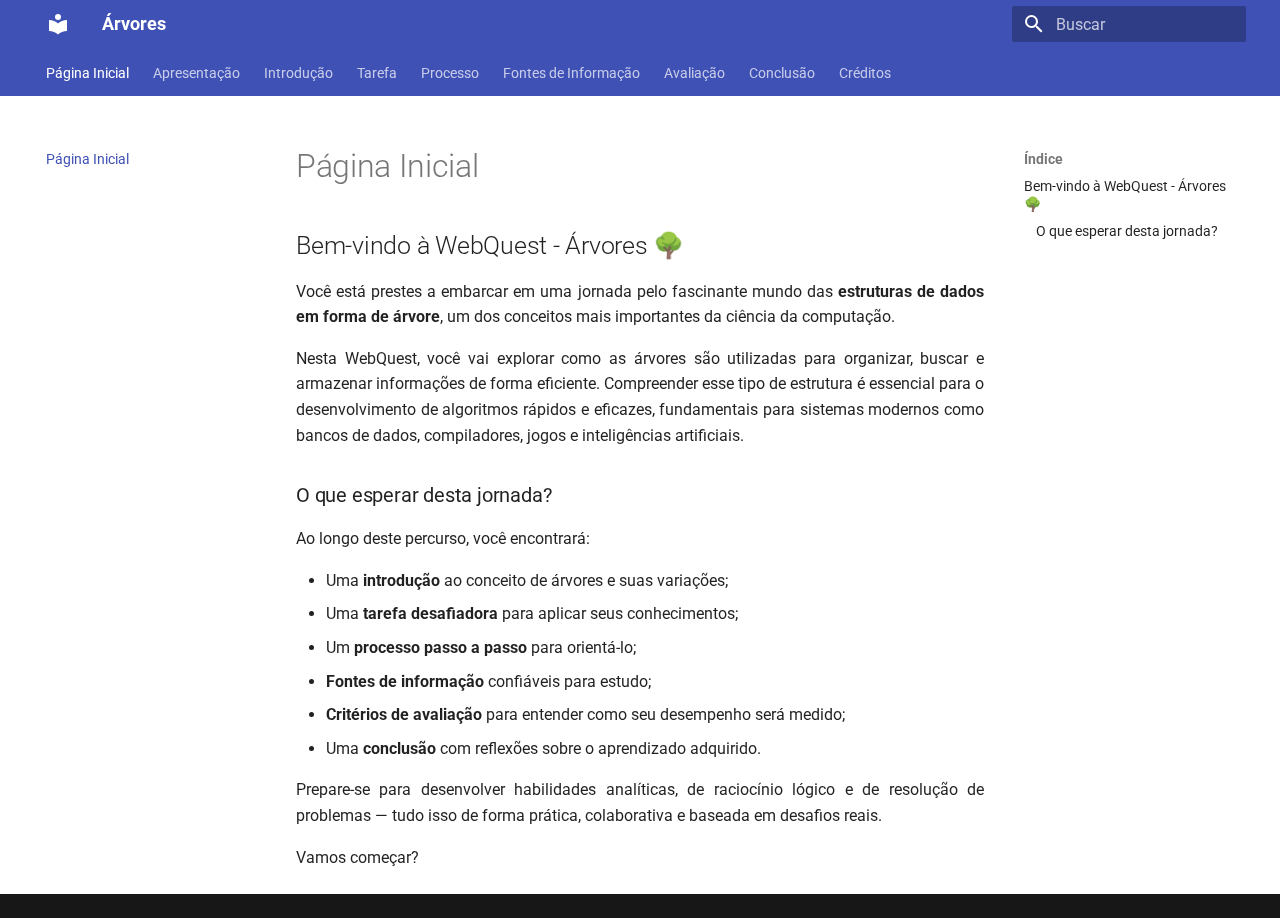
<file: index.html>
<!doctype html>
<html lang="pt" class="no-js">
  <head>
    
      <meta charset="utf-8">
      <meta name="viewport" content="width=device-width,initial-scale=1">
      
      
      
      
      
        <link rel="next" href="apresentacao/">
      
      
      <link rel="icon" href="assets/images/favicon.png">
      <meta name="generator" content="mkdocs-1.6.1, mkdocs-material-9.6.14">
    
    
      
        <title>Árvores</title>
      
    
    
      <link rel="stylesheet" href="assets/stylesheets/main.342714a4.min.css">
      
      


    
    
      
    
    
      
        
        
        <link rel="preconnect" href="https://fonts.gstatic.com" crossorigin>
        <link rel="stylesheet" href="https://fonts.googleapis.com/css?family=Roboto:300,300i,400,400i,700,700i%7CRoboto+Mono:400,400i,700,700i&display=fallback">
        <style>:root{--md-text-font:"Roboto";--md-code-font:"Roboto Mono"}</style>
      
    
    
      <link rel="stylesheet" href="css/extra.css">
    
    <script>__md_scope=new URL(".",location),__md_hash=e=>[...e].reduce(((e,_)=>(e<<5)-e+_.charCodeAt(0)),0),__md_get=(e,_=localStorage,t=__md_scope)=>JSON.parse(_.getItem(t.pathname+"."+e)),__md_set=(e,_,t=localStorage,a=__md_scope)=>{try{t.setItem(a.pathname+"."+e,JSON.stringify(_))}catch(e){}}</script>
    
      

    
    
    
  </head>
  
  
    <body dir="ltr">
  
    
    <input class="md-toggle" data-md-toggle="drawer" type="checkbox" id="__drawer" autocomplete="off">
    <input class="md-toggle" data-md-toggle="search" type="checkbox" id="__search" autocomplete="off">
    <label class="md-overlay" for="__drawer"></label>
    <div data-md-component="skip">
      
        
        <a href="#bem-vindo-a-webquest-arvores" class="md-skip">
          Ir para o conteúdo
        </a>
      
    </div>
    <div data-md-component="announce">
      
    </div>
    
    
      

<header class="md-header" data-md-component="header">
  <nav class="md-header__inner md-grid" aria-label="Cabeçalho">
    <a href="." title="Árvores" class="md-header__button md-logo" aria-label="Árvores" data-md-component="logo">
      
  
  <svg xmlns="http://www.w3.org/2000/svg" viewBox="0 0 24 24"><path d="M12 8a3 3 0 0 0 3-3 3 3 0 0 0-3-3 3 3 0 0 0-3 3 3 3 0 0 0 3 3m0 3.54C9.64 9.35 6.5 8 3 8v11c3.5 0 6.64 1.35 9 3.54 2.36-2.19 5.5-3.54 9-3.54V8c-3.5 0-6.64 1.35-9 3.54"/></svg>

    </a>
    <label class="md-header__button md-icon" for="__drawer">
      
      <svg xmlns="http://www.w3.org/2000/svg" viewBox="0 0 24 24"><path d="M3 6h18v2H3zm0 5h18v2H3zm0 5h18v2H3z"/></svg>
    </label>
    <div class="md-header__title" data-md-component="header-title">
      <div class="md-header__ellipsis">
        <div class="md-header__topic">
          <span class="md-ellipsis">
            Árvores
          </span>
        </div>
        <div class="md-header__topic" data-md-component="header-topic">
          <span class="md-ellipsis">
            
              Página Inicial
            
          </span>
        </div>
      </div>
    </div>
    
    
      <script>var palette=__md_get("__palette");if(palette&&palette.color){if("(prefers-color-scheme)"===palette.color.media){var media=matchMedia("(prefers-color-scheme: light)"),input=document.querySelector(media.matches?"[data-md-color-media='(prefers-color-scheme: light)']":"[data-md-color-media='(prefers-color-scheme: dark)']");palette.color.media=input.getAttribute("data-md-color-media"),palette.color.scheme=input.getAttribute("data-md-color-scheme"),palette.color.primary=input.getAttribute("data-md-color-primary"),palette.color.accent=input.getAttribute("data-md-color-accent")}for(var[key,value]of Object.entries(palette.color))document.body.setAttribute("data-md-color-"+key,value)}</script>
    
    
    
      
      
        <label class="md-header__button md-icon" for="__search">
          
          <svg xmlns="http://www.w3.org/2000/svg" viewBox="0 0 24 24"><path d="M9.5 3A6.5 6.5 0 0 1 16 9.5c0 1.61-.59 3.09-1.56 4.23l.27.27h.79l5 5-1.5 1.5-5-5v-.79l-.27-.27A6.52 6.52 0 0 1 9.5 16 6.5 6.5 0 0 1 3 9.5 6.5 6.5 0 0 1 9.5 3m0 2C7 5 5 7 5 9.5S7 14 9.5 14 14 12 14 9.5 12 5 9.5 5"/></svg>
        </label>
        <div class="md-search" data-md-component="search" role="dialog">
  <label class="md-search__overlay" for="__search"></label>
  <div class="md-search__inner" role="search">
    <form class="md-search__form" name="search">
      <input type="text" class="md-search__input" name="query" aria-label="Buscar" placeholder="Buscar" autocapitalize="off" autocorrect="off" autocomplete="off" spellcheck="false" data-md-component="search-query" required>
      <label class="md-search__icon md-icon" for="__search">
        
        <svg xmlns="http://www.w3.org/2000/svg" viewBox="0 0 24 24"><path d="M9.5 3A6.5 6.5 0 0 1 16 9.5c0 1.61-.59 3.09-1.56 4.23l.27.27h.79l5 5-1.5 1.5-5-5v-.79l-.27-.27A6.52 6.52 0 0 1 9.5 16 6.5 6.5 0 0 1 3 9.5 6.5 6.5 0 0 1 9.5 3m0 2C7 5 5 7 5 9.5S7 14 9.5 14 14 12 14 9.5 12 5 9.5 5"/></svg>
        
        <svg xmlns="http://www.w3.org/2000/svg" viewBox="0 0 24 24"><path d="M20 11v2H8l5.5 5.5-1.42 1.42L4.16 12l7.92-7.92L13.5 5.5 8 11z"/></svg>
      </label>
      <nav class="md-search__options" aria-label="Pesquisar">
        
        <button type="reset" class="md-search__icon md-icon" title="Limpar" aria-label="Limpar" tabindex="-1">
          
          <svg xmlns="http://www.w3.org/2000/svg" viewBox="0 0 24 24"><path d="M19 6.41 17.59 5 12 10.59 6.41 5 5 6.41 10.59 12 5 17.59 6.41 19 12 13.41 17.59 19 19 17.59 13.41 12z"/></svg>
        </button>
      </nav>
      
        <div class="md-search__suggest" data-md-component="search-suggest"></div>
      
    </form>
    <div class="md-search__output">
      <div class="md-search__scrollwrap" tabindex="0" data-md-scrollfix>
        <div class="md-search-result" data-md-component="search-result">
          <div class="md-search-result__meta">
            Inicializando a pesquisa
          </div>
          <ol class="md-search-result__list" role="presentation"></ol>
        </div>
      </div>
    </div>
  </div>
</div>
      
    
    
  </nav>
  
</header>
    
    <div class="md-container" data-md-component="container">
      
      
        
          
            
<nav class="md-tabs" aria-label="Abas" data-md-component="tabs">
  <div class="md-grid">
    <ul class="md-tabs__list">
      
        
  
  
  
    
  
  
    <li class="md-tabs__item md-tabs__item--active">
      <a href="." class="md-tabs__link">
        
  
  
    
  
  Página Inicial

      </a>
    </li>
  

      
        
  
  
  
  
    <li class="md-tabs__item">
      <a href="apresentacao/" class="md-tabs__link">
        
  
  
    
  
  Apresentação

      </a>
    </li>
  

      
        
  
  
  
  
    <li class="md-tabs__item">
      <a href="introducao/" class="md-tabs__link">
        
  
  
    
  
  Introdução

      </a>
    </li>
  

      
        
  
  
  
  
    <li class="md-tabs__item">
      <a href="tarefa/" class="md-tabs__link">
        
  
  
    
  
  Tarefa

      </a>
    </li>
  

      
        
  
  
  
  
    <li class="md-tabs__item">
      <a href="processo/" class="md-tabs__link">
        
  
  
    
  
  Processo

      </a>
    </li>
  

      
        
  
  
  
  
    <li class="md-tabs__item">
      <a href="fontes_de_informacao/" class="md-tabs__link">
        
  
  
    
  
  Fontes de Informação

      </a>
    </li>
  

      
        
  
  
  
  
    <li class="md-tabs__item">
      <a href="avaliacao/" class="md-tabs__link">
        
  
  
    
  
  Avaliação

      </a>
    </li>
  

      
        
  
  
  
  
    <li class="md-tabs__item">
      <a href="conclusao/" class="md-tabs__link">
        
  
  
    
  
  Conclusão

      </a>
    </li>
  

      
        
  
  
  
  
    <li class="md-tabs__item">
      <a href="creditos/" class="md-tabs__link">
        
  
  
    
  
  Créditos

      </a>
    </li>
  

      
    </ul>
  </div>
</nav>
          
        
      
      <main class="md-main" data-md-component="main">
        <div class="md-main__inner md-grid">
          
            
              
              <div class="md-sidebar md-sidebar--primary" data-md-component="sidebar" data-md-type="navigation" >
                <div class="md-sidebar__scrollwrap">
                  <div class="md-sidebar__inner">
                    


  


<nav class="md-nav md-nav--primary md-nav--lifted" aria-label="Navegação" data-md-level="0">
  <label class="md-nav__title" for="__drawer">
    <a href="." title="Árvores" class="md-nav__button md-logo" aria-label="Árvores" data-md-component="logo">
      
  
  <svg xmlns="http://www.w3.org/2000/svg" viewBox="0 0 24 24"><path d="M12 8a3 3 0 0 0 3-3 3 3 0 0 0-3-3 3 3 0 0 0-3 3 3 3 0 0 0 3 3m0 3.54C9.64 9.35 6.5 8 3 8v11c3.5 0 6.64 1.35 9 3.54 2.36-2.19 5.5-3.54 9-3.54V8c-3.5 0-6.64 1.35-9 3.54"/></svg>

    </a>
    Árvores
  </label>
  
  <ul class="md-nav__list" data-md-scrollfix>
    
      
      
  
  
    
  
  
  
    <li class="md-nav__item md-nav__item--active">
      
      <input class="md-nav__toggle md-toggle" type="checkbox" id="__toc">
      
      
      
        <label class="md-nav__link md-nav__link--active" for="__toc">
          
  
  
  <span class="md-ellipsis">
    Página Inicial
    
  </span>
  

          <span class="md-nav__icon md-icon"></span>
        </label>
      
      <a href="." class="md-nav__link md-nav__link--active">
        
  
  
  <span class="md-ellipsis">
    Página Inicial
    
  </span>
  

      </a>
      
        

<nav class="md-nav md-nav--secondary" aria-label="Índice">
  
  
  
  
    <label class="md-nav__title" for="__toc">
      <span class="md-nav__icon md-icon"></span>
      Índice
    </label>
    <ul class="md-nav__list" data-md-component="toc" data-md-scrollfix>
      
        <li class="md-nav__item">
  <a href="#bem-vindo-a-webquest-arvores" class="md-nav__link">
    <span class="md-ellipsis">
      Bem-vindo à WebQuest - Árvores 🌳
    </span>
  </a>
  
    <nav class="md-nav" aria-label="Bem-vindo à WebQuest - Árvores 🌳">
      <ul class="md-nav__list">
        
          <li class="md-nav__item">
  <a href="#o-que-esperar-desta-jornada" class="md-nav__link">
    <span class="md-ellipsis">
      O que esperar desta jornada?
    </span>
  </a>
  
</li>
        
      </ul>
    </nav>
  
</li>
      
    </ul>
  
</nav>
      
    </li>
  

    
      
      
  
  
  
  
    <li class="md-nav__item">
      <a href="apresentacao/" class="md-nav__link">
        
  
  
  <span class="md-ellipsis">
    Apresentação
    
  </span>
  

      </a>
    </li>
  

    
      
      
  
  
  
  
    <li class="md-nav__item">
      <a href="introducao/" class="md-nav__link">
        
  
  
  <span class="md-ellipsis">
    Introdução
    
  </span>
  

      </a>
    </li>
  

    
      
      
  
  
  
  
    <li class="md-nav__item">
      <a href="tarefa/" class="md-nav__link">
        
  
  
  <span class="md-ellipsis">
    Tarefa
    
  </span>
  

      </a>
    </li>
  

    
      
      
  
  
  
  
    <li class="md-nav__item">
      <a href="processo/" class="md-nav__link">
        
  
  
  <span class="md-ellipsis">
    Processo
    
  </span>
  

      </a>
    </li>
  

    
      
      
  
  
  
  
    <li class="md-nav__item">
      <a href="fontes_de_informacao/" class="md-nav__link">
        
  
  
  <span class="md-ellipsis">
    Fontes de Informação
    
  </span>
  

      </a>
    </li>
  

    
      
      
  
  
  
  
    <li class="md-nav__item">
      <a href="avaliacao/" class="md-nav__link">
        
  
  
  <span class="md-ellipsis">
    Avaliação
    
  </span>
  

      </a>
    </li>
  

    
      
      
  
  
  
  
    <li class="md-nav__item">
      <a href="conclusao/" class="md-nav__link">
        
  
  
  <span class="md-ellipsis">
    Conclusão
    
  </span>
  

      </a>
    </li>
  

    
      
      
  
  
  
  
    <li class="md-nav__item">
      <a href="creditos/" class="md-nav__link">
        
  
  
  <span class="md-ellipsis">
    Créditos
    
  </span>
  

      </a>
    </li>
  

    
  </ul>
</nav>
                  </div>
                </div>
              </div>
            
            
              
              <div class="md-sidebar md-sidebar--secondary" data-md-component="sidebar" data-md-type="toc" >
                <div class="md-sidebar__scrollwrap">
                  <div class="md-sidebar__inner">
                    

<nav class="md-nav md-nav--secondary" aria-label="Índice">
  
  
  
  
    <label class="md-nav__title" for="__toc">
      <span class="md-nav__icon md-icon"></span>
      Índice
    </label>
    <ul class="md-nav__list" data-md-component="toc" data-md-scrollfix>
      
        <li class="md-nav__item">
  <a href="#bem-vindo-a-webquest-arvores" class="md-nav__link">
    <span class="md-ellipsis">
      Bem-vindo à WebQuest - Árvores 🌳
    </span>
  </a>
  
    <nav class="md-nav" aria-label="Bem-vindo à WebQuest - Árvores 🌳">
      <ul class="md-nav__list">
        
          <li class="md-nav__item">
  <a href="#o-que-esperar-desta-jornada" class="md-nav__link">
    <span class="md-ellipsis">
      O que esperar desta jornada?
    </span>
  </a>
  
</li>
        
      </ul>
    </nav>
  
</li>
      
    </ul>
  
</nav>
                  </div>
                </div>
              </div>
            
          
          
            <div class="md-content" data-md-component="content">
              <article class="md-content__inner md-typeset">
                
                  



  <h1>Página Inicial</h1>

<h2 id="bem-vindo-a-webquest-arvores">Bem-vindo à WebQuest - Árvores 🌳</h2>
<p>Você está prestes a embarcar em uma jornada pelo fascinante mundo das <strong>estruturas de dados em forma de árvore</strong>, um dos conceitos mais importantes da ciência da computação.</p>
<p>Nesta WebQuest, você vai explorar como as árvores são utilizadas para organizar, buscar e armazenar informações de forma eficiente. Compreender esse tipo de estrutura é essencial para o desenvolvimento de algoritmos rápidos e eficazes, fundamentais para sistemas modernos como bancos de dados, compiladores, jogos e inteligências artificiais.</p>
<h3 id="o-que-esperar-desta-jornada">O que esperar desta jornada?</h3>
<p>Ao longo deste percurso, você encontrará:</p>
<ul>
<li>Uma <strong>introdução</strong> ao conceito de árvores e suas variações;</li>
<li>Uma <strong>tarefa desafiadora</strong> para aplicar seus conhecimentos;</li>
<li>Um <strong>processo passo a passo</strong> para orientá-lo;</li>
<li><strong>Fontes de informação</strong> confiáveis para estudo;</li>
<li><strong>Critérios de avaliação</strong> para entender como seu desempenho será medido;</li>
<li>Uma <strong>conclusão</strong> com reflexões sobre o aprendizado adquirido.</li>
</ul>
<p>Prepare-se para desenvolver habilidades analíticas, de raciocínio lógico e de resolução de problemas — tudo isso de forma prática, colaborativa e baseada em desafios reais.</p>
<p>Vamos começar?</p>












                
              </article>
            </div>
          
          
<script>var target=document.getElementById(location.hash.slice(1));target&&target.name&&(target.checked=target.name.startsWith("__tabbed_"))</script>
        </div>
        
          <button type="button" class="md-top md-icon" data-md-component="top" hidden>
  
  <svg xmlns="http://www.w3.org/2000/svg" viewBox="0 0 24 24"><path d="M13 20h-2V8l-5.5 5.5-1.42-1.42L12 4.16l7.92 7.92-1.42 1.42L13 8z"/></svg>
  Voltar ao topo
</button>
        
      </main>
      
        <footer class="md-footer">
  
  <div class="md-footer-meta md-typeset">
    <div class="md-footer-meta__inner md-grid">
      <div class="md-copyright">
  
  
</div>
      
    </div>
  </div>
</footer>
      
    </div>
    <div class="md-dialog" data-md-component="dialog">
      <div class="md-dialog__inner md-typeset"></div>
    </div>
    
    
    
      
      <script id="__config" type="application/json">{"base": ".", "features": ["navigation.top", "search.suggest", "search.highlight", "navigation.tabs"], "search": "assets/javascripts/workers/search.d50fe291.min.js", "tags": null, "translations": {"clipboard.copied": "Copiado para \u00e1rea de transfer\u00eancia", "clipboard.copy": "Copiar para \u00e1rea de transfer\u00eancia", "search.result.more.one": "Mais 1 nesta p\u00e1gina", "search.result.more.other": "Mais # nesta p\u00e1gina", "search.result.none": "Nenhum resultado encontrado", "search.result.one": "1 resultado encontrado", "search.result.other": "# resultados encontrados", "search.result.placeholder": "Digite para iniciar a busca", "search.result.term.missing": "Ausente", "select.version": "Selecione a vers\u00e3o"}, "version": null}</script>
    
    
      <script src="assets/javascripts/bundle.13a4f30d.min.js"></script>
      
    
  </body>
</html>
</file>
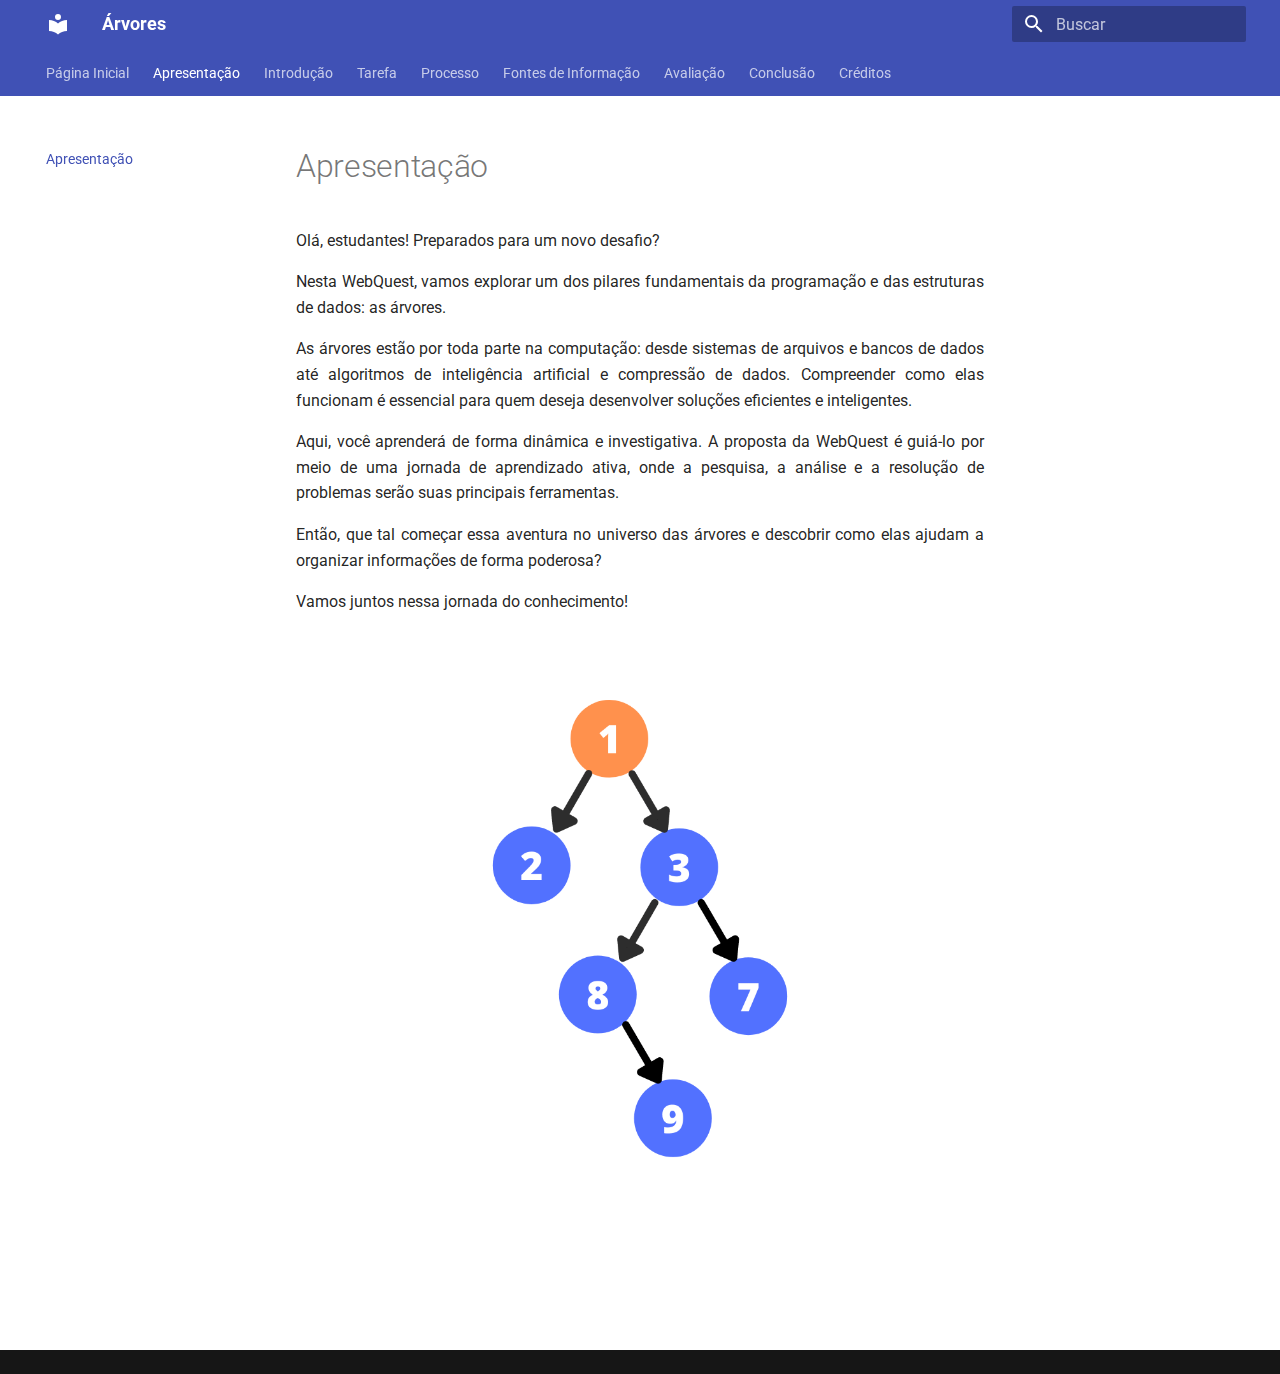
<file: apresentacao/index.html>
<!doctype html>
<html lang="pt" class="no-js">
  <head>
    
      <meta charset="utf-8">
      <meta name="viewport" content="width=device-width,initial-scale=1">
      
      
      
      
        <link rel="prev" href="..">
      
      
        <link rel="next" href="../introducao/">
      
      
      <link rel="icon" href="../assets/images/favicon.png">
      <meta name="generator" content="mkdocs-1.6.1, mkdocs-material-9.6.14">
    
    
      
        <title>Apresentação - Árvores</title>
      
    
    
      <link rel="stylesheet" href="../assets/stylesheets/main.342714a4.min.css">
      
      


    
    
      
    
    
      
        
        
        <link rel="preconnect" href="https://fonts.gstatic.com" crossorigin>
        <link rel="stylesheet" href="https://fonts.googleapis.com/css?family=Roboto:300,300i,400,400i,700,700i%7CRoboto+Mono:400,400i,700,700i&display=fallback">
        <style>:root{--md-text-font:"Roboto";--md-code-font:"Roboto Mono"}</style>
      
    
    
      <link rel="stylesheet" href="../css/extra.css">
    
    <script>__md_scope=new URL("..",location),__md_hash=e=>[...e].reduce(((e,_)=>(e<<5)-e+_.charCodeAt(0)),0),__md_get=(e,_=localStorage,t=__md_scope)=>JSON.parse(_.getItem(t.pathname+"."+e)),__md_set=(e,_,t=localStorage,a=__md_scope)=>{try{t.setItem(a.pathname+"."+e,JSON.stringify(_))}catch(e){}}</script>
    
      

    
    
    
  </head>
  
  
    <body dir="ltr">
  
    
    <input class="md-toggle" data-md-toggle="drawer" type="checkbox" id="__drawer" autocomplete="off">
    <input class="md-toggle" data-md-toggle="search" type="checkbox" id="__search" autocomplete="off">
    <label class="md-overlay" for="__drawer"></label>
    <div data-md-component="skip">
      
    </div>
    <div data-md-component="announce">
      
    </div>
    
    
      

<header class="md-header" data-md-component="header">
  <nav class="md-header__inner md-grid" aria-label="Cabeçalho">
    <a href=".." title="Árvores" class="md-header__button md-logo" aria-label="Árvores" data-md-component="logo">
      
  
  <svg xmlns="http://www.w3.org/2000/svg" viewBox="0 0 24 24"><path d="M12 8a3 3 0 0 0 3-3 3 3 0 0 0-3-3 3 3 0 0 0-3 3 3 3 0 0 0 3 3m0 3.54C9.64 9.35 6.5 8 3 8v11c3.5 0 6.64 1.35 9 3.54 2.36-2.19 5.5-3.54 9-3.54V8c-3.5 0-6.64 1.35-9 3.54"/></svg>

    </a>
    <label class="md-header__button md-icon" for="__drawer">
      
      <svg xmlns="http://www.w3.org/2000/svg" viewBox="0 0 24 24"><path d="M3 6h18v2H3zm0 5h18v2H3zm0 5h18v2H3z"/></svg>
    </label>
    <div class="md-header__title" data-md-component="header-title">
      <div class="md-header__ellipsis">
        <div class="md-header__topic">
          <span class="md-ellipsis">
            Árvores
          </span>
        </div>
        <div class="md-header__topic" data-md-component="header-topic">
          <span class="md-ellipsis">
            
              Apresentação
            
          </span>
        </div>
      </div>
    </div>
    
    
      <script>var palette=__md_get("__palette");if(palette&&palette.color){if("(prefers-color-scheme)"===palette.color.media){var media=matchMedia("(prefers-color-scheme: light)"),input=document.querySelector(media.matches?"[data-md-color-media='(prefers-color-scheme: light)']":"[data-md-color-media='(prefers-color-scheme: dark)']");palette.color.media=input.getAttribute("data-md-color-media"),palette.color.scheme=input.getAttribute("data-md-color-scheme"),palette.color.primary=input.getAttribute("data-md-color-primary"),palette.color.accent=input.getAttribute("data-md-color-accent")}for(var[key,value]of Object.entries(palette.color))document.body.setAttribute("data-md-color-"+key,value)}</script>
    
    
    
      
      
        <label class="md-header__button md-icon" for="__search">
          
          <svg xmlns="http://www.w3.org/2000/svg" viewBox="0 0 24 24"><path d="M9.5 3A6.5 6.5 0 0 1 16 9.5c0 1.61-.59 3.09-1.56 4.23l.27.27h.79l5 5-1.5 1.5-5-5v-.79l-.27-.27A6.52 6.52 0 0 1 9.5 16 6.5 6.5 0 0 1 3 9.5 6.5 6.5 0 0 1 9.5 3m0 2C7 5 5 7 5 9.5S7 14 9.5 14 14 12 14 9.5 12 5 9.5 5"/></svg>
        </label>
        <div class="md-search" data-md-component="search" role="dialog">
  <label class="md-search__overlay" for="__search"></label>
  <div class="md-search__inner" role="search">
    <form class="md-search__form" name="search">
      <input type="text" class="md-search__input" name="query" aria-label="Buscar" placeholder="Buscar" autocapitalize="off" autocorrect="off" autocomplete="off" spellcheck="false" data-md-component="search-query" required>
      <label class="md-search__icon md-icon" for="__search">
        
        <svg xmlns="http://www.w3.org/2000/svg" viewBox="0 0 24 24"><path d="M9.5 3A6.5 6.5 0 0 1 16 9.5c0 1.61-.59 3.09-1.56 4.23l.27.27h.79l5 5-1.5 1.5-5-5v-.79l-.27-.27A6.52 6.52 0 0 1 9.5 16 6.5 6.5 0 0 1 3 9.5 6.5 6.5 0 0 1 9.5 3m0 2C7 5 5 7 5 9.5S7 14 9.5 14 14 12 14 9.5 12 5 9.5 5"/></svg>
        
        <svg xmlns="http://www.w3.org/2000/svg" viewBox="0 0 24 24"><path d="M20 11v2H8l5.5 5.5-1.42 1.42L4.16 12l7.92-7.92L13.5 5.5 8 11z"/></svg>
      </label>
      <nav class="md-search__options" aria-label="Pesquisar">
        
        <button type="reset" class="md-search__icon md-icon" title="Limpar" aria-label="Limpar" tabindex="-1">
          
          <svg xmlns="http://www.w3.org/2000/svg" viewBox="0 0 24 24"><path d="M19 6.41 17.59 5 12 10.59 6.41 5 5 6.41 10.59 12 5 17.59 6.41 19 12 13.41 17.59 19 19 17.59 13.41 12z"/></svg>
        </button>
      </nav>
      
        <div class="md-search__suggest" data-md-component="search-suggest"></div>
      
    </form>
    <div class="md-search__output">
      <div class="md-search__scrollwrap" tabindex="0" data-md-scrollfix>
        <div class="md-search-result" data-md-component="search-result">
          <div class="md-search-result__meta">
            Inicializando a pesquisa
          </div>
          <ol class="md-search-result__list" role="presentation"></ol>
        </div>
      </div>
    </div>
  </div>
</div>
      
    
    
  </nav>
  
</header>
    
    <div class="md-container" data-md-component="container">
      
      
        
          
            
<nav class="md-tabs" aria-label="Abas" data-md-component="tabs">
  <div class="md-grid">
    <ul class="md-tabs__list">
      
        
  
  
  
  
    <li class="md-tabs__item">
      <a href=".." class="md-tabs__link">
        
  
  
    
  
  Página Inicial

      </a>
    </li>
  

      
        
  
  
  
    
  
  
    <li class="md-tabs__item md-tabs__item--active">
      <a href="./" class="md-tabs__link">
        
  
  
    
  
  Apresentação

      </a>
    </li>
  

      
        
  
  
  
  
    <li class="md-tabs__item">
      <a href="../introducao/" class="md-tabs__link">
        
  
  
    
  
  Introdução

      </a>
    </li>
  

      
        
  
  
  
  
    <li class="md-tabs__item">
      <a href="../tarefa/" class="md-tabs__link">
        
  
  
    
  
  Tarefa

      </a>
    </li>
  

      
        
  
  
  
  
    <li class="md-tabs__item">
      <a href="../processo/" class="md-tabs__link">
        
  
  
    
  
  Processo

      </a>
    </li>
  

      
        
  
  
  
  
    <li class="md-tabs__item">
      <a href="../fontes_de_informacao/" class="md-tabs__link">
        
  
  
    
  
  Fontes de Informação

      </a>
    </li>
  

      
        
  
  
  
  
    <li class="md-tabs__item">
      <a href="../avaliacao/" class="md-tabs__link">
        
  
  
    
  
  Avaliação

      </a>
    </li>
  

      
        
  
  
  
  
    <li class="md-tabs__item">
      <a href="../conclusao/" class="md-tabs__link">
        
  
  
    
  
  Conclusão

      </a>
    </li>
  

      
        
  
  
  
  
    <li class="md-tabs__item">
      <a href="../creditos/" class="md-tabs__link">
        
  
  
    
  
  Créditos

      </a>
    </li>
  

      
    </ul>
  </div>
</nav>
          
        
      
      <main class="md-main" data-md-component="main">
        <div class="md-main__inner md-grid">
          
            
              
              <div class="md-sidebar md-sidebar--primary" data-md-component="sidebar" data-md-type="navigation" >
                <div class="md-sidebar__scrollwrap">
                  <div class="md-sidebar__inner">
                    


  


<nav class="md-nav md-nav--primary md-nav--lifted" aria-label="Navegação" data-md-level="0">
  <label class="md-nav__title" for="__drawer">
    <a href=".." title="Árvores" class="md-nav__button md-logo" aria-label="Árvores" data-md-component="logo">
      
  
  <svg xmlns="http://www.w3.org/2000/svg" viewBox="0 0 24 24"><path d="M12 8a3 3 0 0 0 3-3 3 3 0 0 0-3-3 3 3 0 0 0-3 3 3 3 0 0 0 3 3m0 3.54C9.64 9.35 6.5 8 3 8v11c3.5 0 6.64 1.35 9 3.54 2.36-2.19 5.5-3.54 9-3.54V8c-3.5 0-6.64 1.35-9 3.54"/></svg>

    </a>
    Árvores
  </label>
  
  <ul class="md-nav__list" data-md-scrollfix>
    
      
      
  
  
  
  
    <li class="md-nav__item">
      <a href=".." class="md-nav__link">
        
  
  
  <span class="md-ellipsis">
    Página Inicial
    
  </span>
  

      </a>
    </li>
  

    
      
      
  
  
    
  
  
  
    <li class="md-nav__item md-nav__item--active">
      
      <input class="md-nav__toggle md-toggle" type="checkbox" id="__toc">
      
      
      
      <a href="./" class="md-nav__link md-nav__link--active">
        
  
  
  <span class="md-ellipsis">
    Apresentação
    
  </span>
  

      </a>
      
    </li>
  

    
      
      
  
  
  
  
    <li class="md-nav__item">
      <a href="../introducao/" class="md-nav__link">
        
  
  
  <span class="md-ellipsis">
    Introdução
    
  </span>
  

      </a>
    </li>
  

    
      
      
  
  
  
  
    <li class="md-nav__item">
      <a href="../tarefa/" class="md-nav__link">
        
  
  
  <span class="md-ellipsis">
    Tarefa
    
  </span>
  

      </a>
    </li>
  

    
      
      
  
  
  
  
    <li class="md-nav__item">
      <a href="../processo/" class="md-nav__link">
        
  
  
  <span class="md-ellipsis">
    Processo
    
  </span>
  

      </a>
    </li>
  

    
      
      
  
  
  
  
    <li class="md-nav__item">
      <a href="../fontes_de_informacao/" class="md-nav__link">
        
  
  
  <span class="md-ellipsis">
    Fontes de Informação
    
  </span>
  

      </a>
    </li>
  

    
      
      
  
  
  
  
    <li class="md-nav__item">
      <a href="../avaliacao/" class="md-nav__link">
        
  
  
  <span class="md-ellipsis">
    Avaliação
    
  </span>
  

      </a>
    </li>
  

    
      
      
  
  
  
  
    <li class="md-nav__item">
      <a href="../conclusao/" class="md-nav__link">
        
  
  
  <span class="md-ellipsis">
    Conclusão
    
  </span>
  

      </a>
    </li>
  

    
      
      
  
  
  
  
    <li class="md-nav__item">
      <a href="../creditos/" class="md-nav__link">
        
  
  
  <span class="md-ellipsis">
    Créditos
    
  </span>
  

      </a>
    </li>
  

    
  </ul>
</nav>
                  </div>
                </div>
              </div>
            
            
              
              <div class="md-sidebar md-sidebar--secondary" data-md-component="sidebar" data-md-type="toc" >
                <div class="md-sidebar__scrollwrap">
                  <div class="md-sidebar__inner">
                    

<nav class="md-nav md-nav--secondary" aria-label="Índice">
  
  
  
  
</nav>
                  </div>
                </div>
              </div>
            
          
          
            <div class="md-content" data-md-component="content">
              <article class="md-content__inner md-typeset">
                
                  



  <h1>Apresentação</h1>

<p>Olá, estudantes! Preparados para um novo desafio?</p>
<p>Nesta WebQuest, vamos explorar um dos pilares fundamentais da programação e das estruturas de dados: as árvores.</p>
<p>As árvores estão por toda parte na computação: desde sistemas de arquivos e bancos de dados até algoritmos de inteligência artificial e compressão de dados. Compreender como elas funcionam é essencial para quem deseja desenvolver soluções eficientes e inteligentes.</p>
<p>Aqui, você aprenderá de forma dinâmica e investigativa. A proposta da WebQuest é guiá-lo por meio de uma jornada de aprendizado ativa, onde a pesquisa, a análise e a resolução de problemas serão suas principais ferramentas.</p>
<p>Então, que tal começar essa aventura no universo das árvores e descobrir como elas ajudam a organizar informações de forma poderosa?</p>
<p>Vamos juntos nessa jornada do conhecimento!</p>
<p><img alt="Árvores" src="../media/apresentacao.gif" /></p>












                
              </article>
            </div>
          
          
<script>var target=document.getElementById(location.hash.slice(1));target&&target.name&&(target.checked=target.name.startsWith("__tabbed_"))</script>
        </div>
        
          <button type="button" class="md-top md-icon" data-md-component="top" hidden>
  
  <svg xmlns="http://www.w3.org/2000/svg" viewBox="0 0 24 24"><path d="M13 20h-2V8l-5.5 5.5-1.42-1.42L12 4.16l7.92 7.92-1.42 1.42L13 8z"/></svg>
  Voltar ao topo
</button>
        
      </main>
      
        <footer class="md-footer">
  
  <div class="md-footer-meta md-typeset">
    <div class="md-footer-meta__inner md-grid">
      <div class="md-copyright">
  
  
</div>
      
    </div>
  </div>
</footer>
      
    </div>
    <div class="md-dialog" data-md-component="dialog">
      <div class="md-dialog__inner md-typeset"></div>
    </div>
    
    
    
      
      <script id="__config" type="application/json">{"base": "..", "features": ["navigation.top", "search.suggest", "search.highlight", "navigation.tabs"], "search": "../assets/javascripts/workers/search.d50fe291.min.js", "tags": null, "translations": {"clipboard.copied": "Copiado para \u00e1rea de transfer\u00eancia", "clipboard.copy": "Copiar para \u00e1rea de transfer\u00eancia", "search.result.more.one": "Mais 1 nesta p\u00e1gina", "search.result.more.other": "Mais # nesta p\u00e1gina", "search.result.none": "Nenhum resultado encontrado", "search.result.one": "1 resultado encontrado", "search.result.other": "# resultados encontrados", "search.result.placeholder": "Digite para iniciar a busca", "search.result.term.missing": "Ausente", "select.version": "Selecione a vers\u00e3o"}, "version": null}</script>
    
    
      <script src="../assets/javascripts/bundle.13a4f30d.min.js"></script>
      
    
  </body>
</html>
</file>
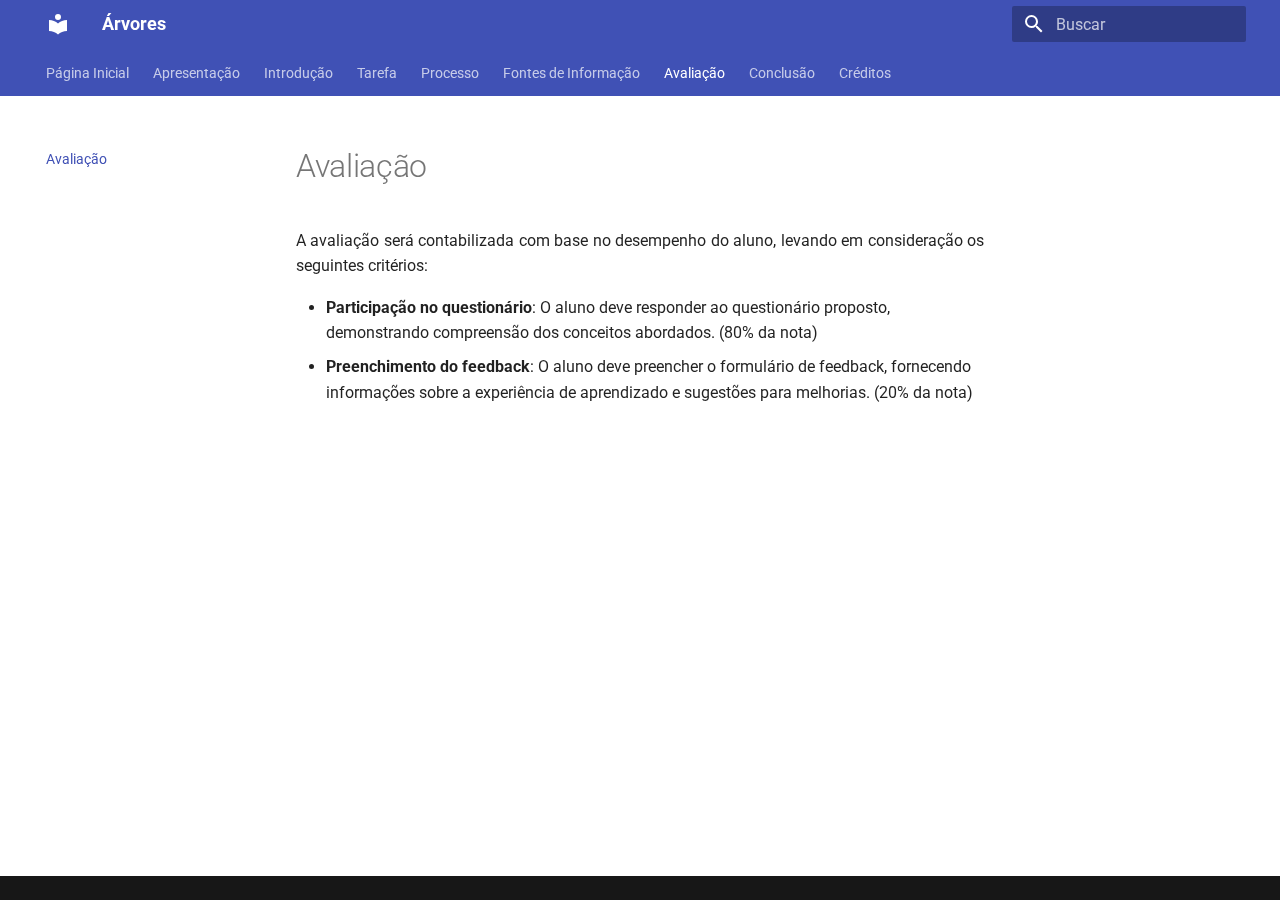
<file: avaliacao/index.html>
<!doctype html>
<html lang="pt" class="no-js">
  <head>
    
      <meta charset="utf-8">
      <meta name="viewport" content="width=device-width,initial-scale=1">
      
      
      
      
        <link rel="prev" href="../fontes_de_informacao/">
      
      
        <link rel="next" href="../conclusao/">
      
      
      <link rel="icon" href="../assets/images/favicon.png">
      <meta name="generator" content="mkdocs-1.6.1, mkdocs-material-9.6.14">
    
    
      
        <title>Avaliação - Árvores</title>
      
    
    
      <link rel="stylesheet" href="../assets/stylesheets/main.342714a4.min.css">
      
      


    
    
      
    
    
      
        
        
        <link rel="preconnect" href="https://fonts.gstatic.com" crossorigin>
        <link rel="stylesheet" href="https://fonts.googleapis.com/css?family=Roboto:300,300i,400,400i,700,700i%7CRoboto+Mono:400,400i,700,700i&display=fallback">
        <style>:root{--md-text-font:"Roboto";--md-code-font:"Roboto Mono"}</style>
      
    
    
      <link rel="stylesheet" href="../css/extra.css">
    
    <script>__md_scope=new URL("..",location),__md_hash=e=>[...e].reduce(((e,_)=>(e<<5)-e+_.charCodeAt(0)),0),__md_get=(e,_=localStorage,t=__md_scope)=>JSON.parse(_.getItem(t.pathname+"."+e)),__md_set=(e,_,t=localStorage,a=__md_scope)=>{try{t.setItem(a.pathname+"."+e,JSON.stringify(_))}catch(e){}}</script>
    
      

    
    
    
  </head>
  
  
    <body dir="ltr">
  
    
    <input class="md-toggle" data-md-toggle="drawer" type="checkbox" id="__drawer" autocomplete="off">
    <input class="md-toggle" data-md-toggle="search" type="checkbox" id="__search" autocomplete="off">
    <label class="md-overlay" for="__drawer"></label>
    <div data-md-component="skip">
      
        
        <a href="#avaliacao" class="md-skip">
          Ir para o conteúdo
        </a>
      
    </div>
    <div data-md-component="announce">
      
    </div>
    
    
      

<header class="md-header" data-md-component="header">
  <nav class="md-header__inner md-grid" aria-label="Cabeçalho">
    <a href=".." title="Árvores" class="md-header__button md-logo" aria-label="Árvores" data-md-component="logo">
      
  
  <svg xmlns="http://www.w3.org/2000/svg" viewBox="0 0 24 24"><path d="M12 8a3 3 0 0 0 3-3 3 3 0 0 0-3-3 3 3 0 0 0-3 3 3 3 0 0 0 3 3m0 3.54C9.64 9.35 6.5 8 3 8v11c3.5 0 6.64 1.35 9 3.54 2.36-2.19 5.5-3.54 9-3.54V8c-3.5 0-6.64 1.35-9 3.54"/></svg>

    </a>
    <label class="md-header__button md-icon" for="__drawer">
      
      <svg xmlns="http://www.w3.org/2000/svg" viewBox="0 0 24 24"><path d="M3 6h18v2H3zm0 5h18v2H3zm0 5h18v2H3z"/></svg>
    </label>
    <div class="md-header__title" data-md-component="header-title">
      <div class="md-header__ellipsis">
        <div class="md-header__topic">
          <span class="md-ellipsis">
            Árvores
          </span>
        </div>
        <div class="md-header__topic" data-md-component="header-topic">
          <span class="md-ellipsis">
            
              Avaliação
            
          </span>
        </div>
      </div>
    </div>
    
    
      <script>var palette=__md_get("__palette");if(palette&&palette.color){if("(prefers-color-scheme)"===palette.color.media){var media=matchMedia("(prefers-color-scheme: light)"),input=document.querySelector(media.matches?"[data-md-color-media='(prefers-color-scheme: light)']":"[data-md-color-media='(prefers-color-scheme: dark)']");palette.color.media=input.getAttribute("data-md-color-media"),palette.color.scheme=input.getAttribute("data-md-color-scheme"),palette.color.primary=input.getAttribute("data-md-color-primary"),palette.color.accent=input.getAttribute("data-md-color-accent")}for(var[key,value]of Object.entries(palette.color))document.body.setAttribute("data-md-color-"+key,value)}</script>
    
    
    
      
      
        <label class="md-header__button md-icon" for="__search">
          
          <svg xmlns="http://www.w3.org/2000/svg" viewBox="0 0 24 24"><path d="M9.5 3A6.5 6.5 0 0 1 16 9.5c0 1.61-.59 3.09-1.56 4.23l.27.27h.79l5 5-1.5 1.5-5-5v-.79l-.27-.27A6.52 6.52 0 0 1 9.5 16 6.5 6.5 0 0 1 3 9.5 6.5 6.5 0 0 1 9.5 3m0 2C7 5 5 7 5 9.5S7 14 9.5 14 14 12 14 9.5 12 5 9.5 5"/></svg>
        </label>
        <div class="md-search" data-md-component="search" role="dialog">
  <label class="md-search__overlay" for="__search"></label>
  <div class="md-search__inner" role="search">
    <form class="md-search__form" name="search">
      <input type="text" class="md-search__input" name="query" aria-label="Buscar" placeholder="Buscar" autocapitalize="off" autocorrect="off" autocomplete="off" spellcheck="false" data-md-component="search-query" required>
      <label class="md-search__icon md-icon" for="__search">
        
        <svg xmlns="http://www.w3.org/2000/svg" viewBox="0 0 24 24"><path d="M9.5 3A6.5 6.5 0 0 1 16 9.5c0 1.61-.59 3.09-1.56 4.23l.27.27h.79l5 5-1.5 1.5-5-5v-.79l-.27-.27A6.52 6.52 0 0 1 9.5 16 6.5 6.5 0 0 1 3 9.5 6.5 6.5 0 0 1 9.5 3m0 2C7 5 5 7 5 9.5S7 14 9.5 14 14 12 14 9.5 12 5 9.5 5"/></svg>
        
        <svg xmlns="http://www.w3.org/2000/svg" viewBox="0 0 24 24"><path d="M20 11v2H8l5.5 5.5-1.42 1.42L4.16 12l7.92-7.92L13.5 5.5 8 11z"/></svg>
      </label>
      <nav class="md-search__options" aria-label="Pesquisar">
        
        <button type="reset" class="md-search__icon md-icon" title="Limpar" aria-label="Limpar" tabindex="-1">
          
          <svg xmlns="http://www.w3.org/2000/svg" viewBox="0 0 24 24"><path d="M19 6.41 17.59 5 12 10.59 6.41 5 5 6.41 10.59 12 5 17.59 6.41 19 12 13.41 17.59 19 19 17.59 13.41 12z"/></svg>
        </button>
      </nav>
      
        <div class="md-search__suggest" data-md-component="search-suggest"></div>
      
    </form>
    <div class="md-search__output">
      <div class="md-search__scrollwrap" tabindex="0" data-md-scrollfix>
        <div class="md-search-result" data-md-component="search-result">
          <div class="md-search-result__meta">
            Inicializando a pesquisa
          </div>
          <ol class="md-search-result__list" role="presentation"></ol>
        </div>
      </div>
    </div>
  </div>
</div>
      
    
    
  </nav>
  
</header>
    
    <div class="md-container" data-md-component="container">
      
      
        
          
            
<nav class="md-tabs" aria-label="Abas" data-md-component="tabs">
  <div class="md-grid">
    <ul class="md-tabs__list">
      
        
  
  
  
  
    <li class="md-tabs__item">
      <a href=".." class="md-tabs__link">
        
  
  
    
  
  Página Inicial

      </a>
    </li>
  

      
        
  
  
  
  
    <li class="md-tabs__item">
      <a href="../apresentacao/" class="md-tabs__link">
        
  
  
    
  
  Apresentação

      </a>
    </li>
  

      
        
  
  
  
  
    <li class="md-tabs__item">
      <a href="../introducao/" class="md-tabs__link">
        
  
  
    
  
  Introdução

      </a>
    </li>
  

      
        
  
  
  
  
    <li class="md-tabs__item">
      <a href="../tarefa/" class="md-tabs__link">
        
  
  
    
  
  Tarefa

      </a>
    </li>
  

      
        
  
  
  
  
    <li class="md-tabs__item">
      <a href="../processo/" class="md-tabs__link">
        
  
  
    
  
  Processo

      </a>
    </li>
  

      
        
  
  
  
  
    <li class="md-tabs__item">
      <a href="../fontes_de_informacao/" class="md-tabs__link">
        
  
  
    
  
  Fontes de Informação

      </a>
    </li>
  

      
        
  
  
  
    
  
  
    <li class="md-tabs__item md-tabs__item--active">
      <a href="./" class="md-tabs__link">
        
  
  
    
  
  Avaliação

      </a>
    </li>
  

      
        
  
  
  
  
    <li class="md-tabs__item">
      <a href="../conclusao/" class="md-tabs__link">
        
  
  
    
  
  Conclusão

      </a>
    </li>
  

      
        
  
  
  
  
    <li class="md-tabs__item">
      <a href="../creditos/" class="md-tabs__link">
        
  
  
    
  
  Créditos

      </a>
    </li>
  

      
    </ul>
  </div>
</nav>
          
        
      
      <main class="md-main" data-md-component="main">
        <div class="md-main__inner md-grid">
          
            
              
              <div class="md-sidebar md-sidebar--primary" data-md-component="sidebar" data-md-type="navigation" >
                <div class="md-sidebar__scrollwrap">
                  <div class="md-sidebar__inner">
                    


  


<nav class="md-nav md-nav--primary md-nav--lifted" aria-label="Navegação" data-md-level="0">
  <label class="md-nav__title" for="__drawer">
    <a href=".." title="Árvores" class="md-nav__button md-logo" aria-label="Árvores" data-md-component="logo">
      
  
  <svg xmlns="http://www.w3.org/2000/svg" viewBox="0 0 24 24"><path d="M12 8a3 3 0 0 0 3-3 3 3 0 0 0-3-3 3 3 0 0 0-3 3 3 3 0 0 0 3 3m0 3.54C9.64 9.35 6.5 8 3 8v11c3.5 0 6.64 1.35 9 3.54 2.36-2.19 5.5-3.54 9-3.54V8c-3.5 0-6.64 1.35-9 3.54"/></svg>

    </a>
    Árvores
  </label>
  
  <ul class="md-nav__list" data-md-scrollfix>
    
      
      
  
  
  
  
    <li class="md-nav__item">
      <a href=".." class="md-nav__link">
        
  
  
  <span class="md-ellipsis">
    Página Inicial
    
  </span>
  

      </a>
    </li>
  

    
      
      
  
  
  
  
    <li class="md-nav__item">
      <a href="../apresentacao/" class="md-nav__link">
        
  
  
  <span class="md-ellipsis">
    Apresentação
    
  </span>
  

      </a>
    </li>
  

    
      
      
  
  
  
  
    <li class="md-nav__item">
      <a href="../introducao/" class="md-nav__link">
        
  
  
  <span class="md-ellipsis">
    Introdução
    
  </span>
  

      </a>
    </li>
  

    
      
      
  
  
  
  
    <li class="md-nav__item">
      <a href="../tarefa/" class="md-nav__link">
        
  
  
  <span class="md-ellipsis">
    Tarefa
    
  </span>
  

      </a>
    </li>
  

    
      
      
  
  
  
  
    <li class="md-nav__item">
      <a href="../processo/" class="md-nav__link">
        
  
  
  <span class="md-ellipsis">
    Processo
    
  </span>
  

      </a>
    </li>
  

    
      
      
  
  
  
  
    <li class="md-nav__item">
      <a href="../fontes_de_informacao/" class="md-nav__link">
        
  
  
  <span class="md-ellipsis">
    Fontes de Informação
    
  </span>
  

      </a>
    </li>
  

    
      
      
  
  
    
  
  
  
    <li class="md-nav__item md-nav__item--active">
      
      <input class="md-nav__toggle md-toggle" type="checkbox" id="__toc">
      
      
        
      
      
      <a href="./" class="md-nav__link md-nav__link--active">
        
  
  
  <span class="md-ellipsis">
    Avaliação
    
  </span>
  

      </a>
      
    </li>
  

    
      
      
  
  
  
  
    <li class="md-nav__item">
      <a href="../conclusao/" class="md-nav__link">
        
  
  
  <span class="md-ellipsis">
    Conclusão
    
  </span>
  

      </a>
    </li>
  

    
      
      
  
  
  
  
    <li class="md-nav__item">
      <a href="../creditos/" class="md-nav__link">
        
  
  
  <span class="md-ellipsis">
    Créditos
    
  </span>
  

      </a>
    </li>
  

    
  </ul>
</nav>
                  </div>
                </div>
              </div>
            
            
              
              <div class="md-sidebar md-sidebar--secondary" data-md-component="sidebar" data-md-type="toc" >
                <div class="md-sidebar__scrollwrap">
                  <div class="md-sidebar__inner">
                    

<nav class="md-nav md-nav--secondary" aria-label="Índice">
  
  
  
    
  
  
</nav>
                  </div>
                </div>
              </div>
            
          
          
            <div class="md-content" data-md-component="content">
              <article class="md-content__inner md-typeset">
                
                  



<h1 id="avaliacao">Avaliação</h1>
<p>A avaliação será contabilizada com base no desempenho do aluno, levando em consideração os seguintes critérios:</p>
<ul>
<li><strong>Participação no questionário</strong>: O aluno deve responder ao questionário proposto, demonstrando compreensão dos conceitos abordados. (80% da nota)</li>
<li><strong>Preenchimento do feedback</strong>: O aluno deve preencher o formulário de feedback, fornecendo informações sobre a experiência de aprendizado e sugestões para melhorias. (20% da nota)</li>
</ul>












                
              </article>
            </div>
          
          
<script>var target=document.getElementById(location.hash.slice(1));target&&target.name&&(target.checked=target.name.startsWith("__tabbed_"))</script>
        </div>
        
          <button type="button" class="md-top md-icon" data-md-component="top" hidden>
  
  <svg xmlns="http://www.w3.org/2000/svg" viewBox="0 0 24 24"><path d="M13 20h-2V8l-5.5 5.5-1.42-1.42L12 4.16l7.92 7.92-1.42 1.42L13 8z"/></svg>
  Voltar ao topo
</button>
        
      </main>
      
        <footer class="md-footer">
  
  <div class="md-footer-meta md-typeset">
    <div class="md-footer-meta__inner md-grid">
      <div class="md-copyright">
  
  
</div>
      
    </div>
  </div>
</footer>
      
    </div>
    <div class="md-dialog" data-md-component="dialog">
      <div class="md-dialog__inner md-typeset"></div>
    </div>
    
    
    
      
      <script id="__config" type="application/json">{"base": "..", "features": ["navigation.top", "search.suggest", "search.highlight", "navigation.tabs"], "search": "../assets/javascripts/workers/search.d50fe291.min.js", "tags": null, "translations": {"clipboard.copied": "Copiado para \u00e1rea de transfer\u00eancia", "clipboard.copy": "Copiar para \u00e1rea de transfer\u00eancia", "search.result.more.one": "Mais 1 nesta p\u00e1gina", "search.result.more.other": "Mais # nesta p\u00e1gina", "search.result.none": "Nenhum resultado encontrado", "search.result.one": "1 resultado encontrado", "search.result.other": "# resultados encontrados", "search.result.placeholder": "Digite para iniciar a busca", "search.result.term.missing": "Ausente", "select.version": "Selecione a vers\u00e3o"}, "version": null}</script>
    
    
      <script src="../assets/javascripts/bundle.13a4f30d.min.js"></script>
      
    
  </body>
</html>
</file>
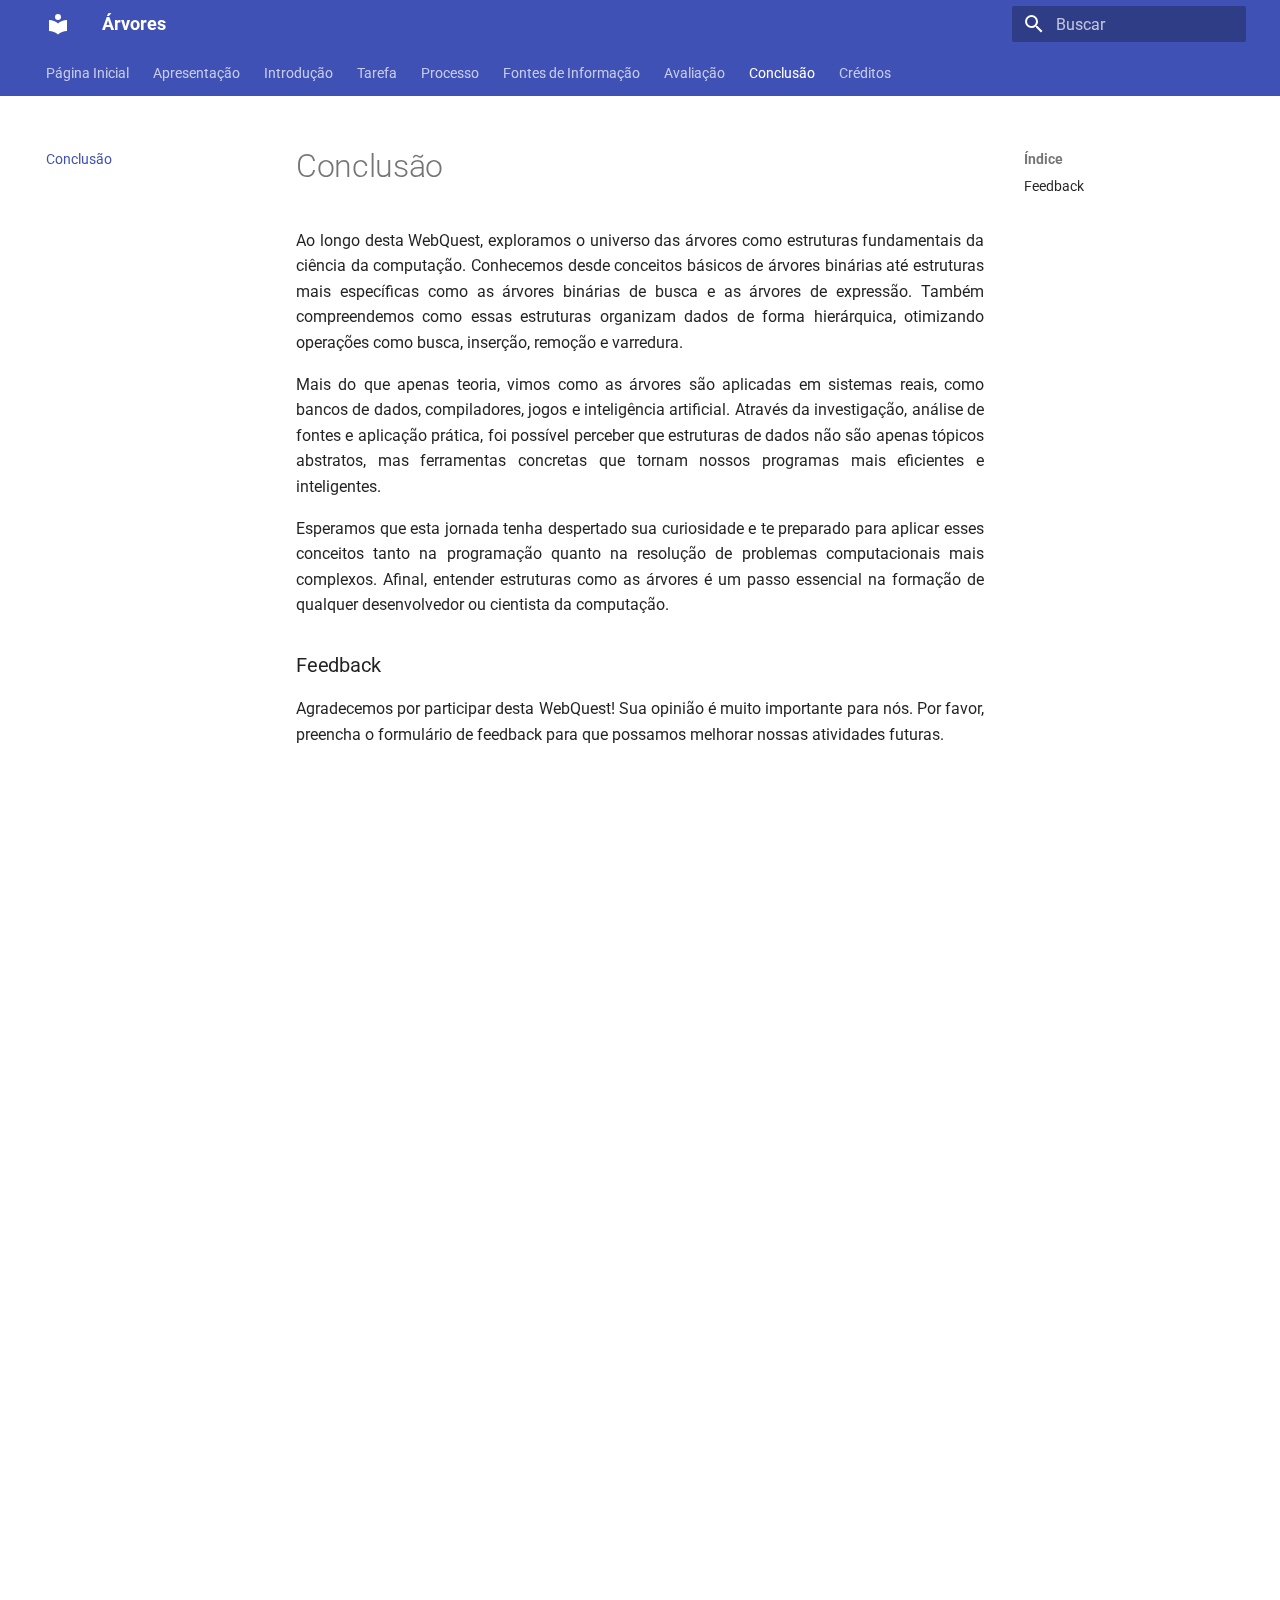
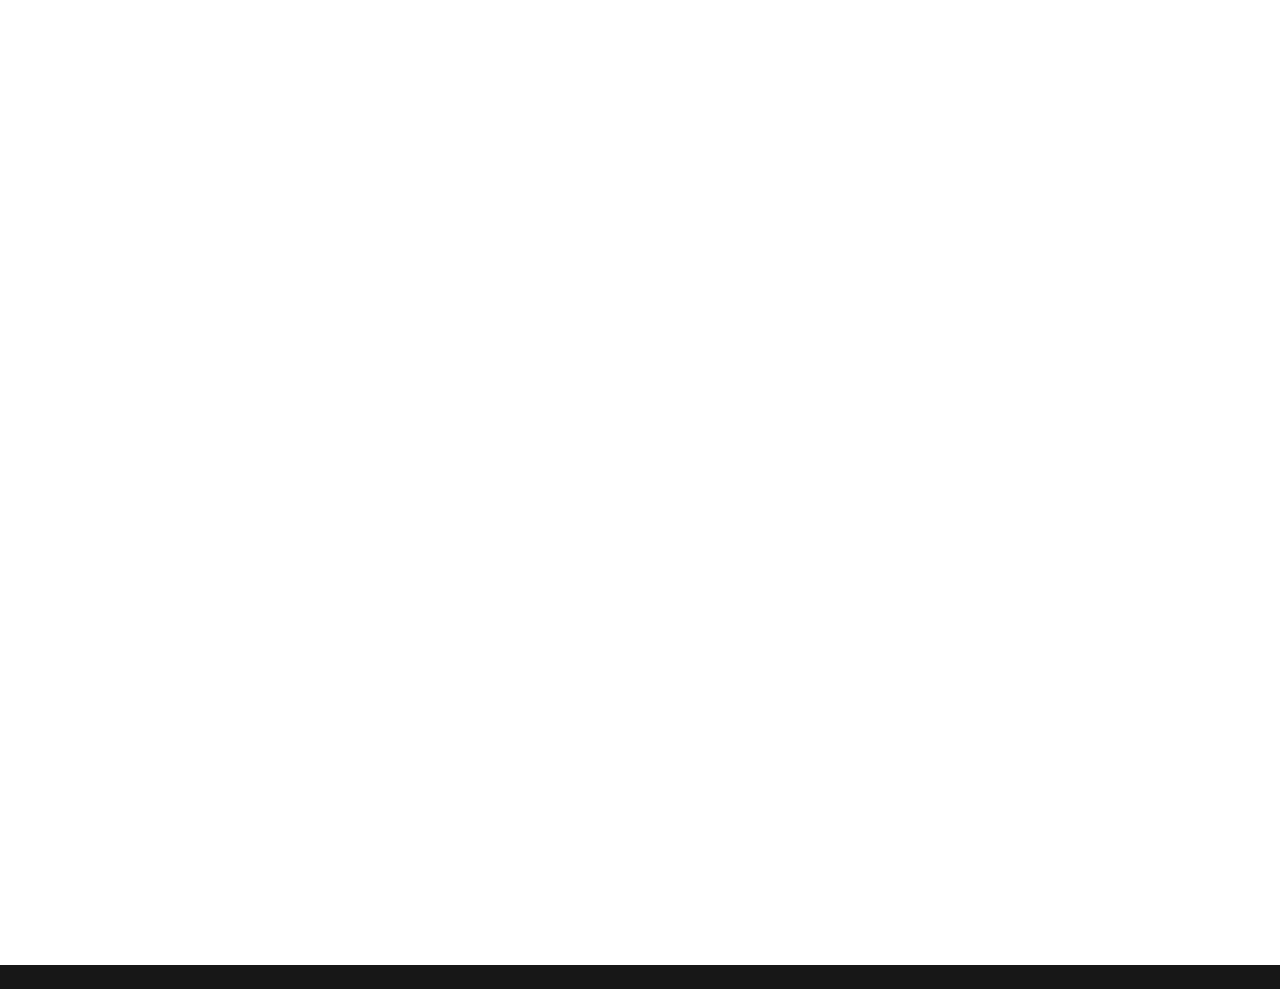
<file: conclusao/index.html>
<!doctype html>
<html lang="pt" class="no-js">
  <head>
    
      <meta charset="utf-8">
      <meta name="viewport" content="width=device-width,initial-scale=1">
      
      
      
      
        <link rel="prev" href="../avaliacao/">
      
      
        <link rel="next" href="../creditos/">
      
      
      <link rel="icon" href="../assets/images/favicon.png">
      <meta name="generator" content="mkdocs-1.6.1, mkdocs-material-9.6.14">
    
    
      
        <title>Conclusão - Árvores</title>
      
    
    
      <link rel="stylesheet" href="../assets/stylesheets/main.342714a4.min.css">
      
      


    
    
      
    
    
      
        
        
        <link rel="preconnect" href="https://fonts.gstatic.com" crossorigin>
        <link rel="stylesheet" href="https://fonts.googleapis.com/css?family=Roboto:300,300i,400,400i,700,700i%7CRoboto+Mono:400,400i,700,700i&display=fallback">
        <style>:root{--md-text-font:"Roboto";--md-code-font:"Roboto Mono"}</style>
      
    
    
      <link rel="stylesheet" href="../css/extra.css">
    
    <script>__md_scope=new URL("..",location),__md_hash=e=>[...e].reduce(((e,_)=>(e<<5)-e+_.charCodeAt(0)),0),__md_get=(e,_=localStorage,t=__md_scope)=>JSON.parse(_.getItem(t.pathname+"."+e)),__md_set=(e,_,t=localStorage,a=__md_scope)=>{try{t.setItem(a.pathname+"."+e,JSON.stringify(_))}catch(e){}}</script>
    
      

    
    
    
  </head>
  
  
    <body dir="ltr">
  
    
    <input class="md-toggle" data-md-toggle="drawer" type="checkbox" id="__drawer" autocomplete="off">
    <input class="md-toggle" data-md-toggle="search" type="checkbox" id="__search" autocomplete="off">
    <label class="md-overlay" for="__drawer"></label>
    <div data-md-component="skip">
      
        
        <a href="#conclusao" class="md-skip">
          Ir para o conteúdo
        </a>
      
    </div>
    <div data-md-component="announce">
      
    </div>
    
    
      

<header class="md-header" data-md-component="header">
  <nav class="md-header__inner md-grid" aria-label="Cabeçalho">
    <a href=".." title="Árvores" class="md-header__button md-logo" aria-label="Árvores" data-md-component="logo">
      
  
  <svg xmlns="http://www.w3.org/2000/svg" viewBox="0 0 24 24"><path d="M12 8a3 3 0 0 0 3-3 3 3 0 0 0-3-3 3 3 0 0 0-3 3 3 3 0 0 0 3 3m0 3.54C9.64 9.35 6.5 8 3 8v11c3.5 0 6.64 1.35 9 3.54 2.36-2.19 5.5-3.54 9-3.54V8c-3.5 0-6.64 1.35-9 3.54"/></svg>

    </a>
    <label class="md-header__button md-icon" for="__drawer">
      
      <svg xmlns="http://www.w3.org/2000/svg" viewBox="0 0 24 24"><path d="M3 6h18v2H3zm0 5h18v2H3zm0 5h18v2H3z"/></svg>
    </label>
    <div class="md-header__title" data-md-component="header-title">
      <div class="md-header__ellipsis">
        <div class="md-header__topic">
          <span class="md-ellipsis">
            Árvores
          </span>
        </div>
        <div class="md-header__topic" data-md-component="header-topic">
          <span class="md-ellipsis">
            
              Conclusão
            
          </span>
        </div>
      </div>
    </div>
    
    
      <script>var palette=__md_get("__palette");if(palette&&palette.color){if("(prefers-color-scheme)"===palette.color.media){var media=matchMedia("(prefers-color-scheme: light)"),input=document.querySelector(media.matches?"[data-md-color-media='(prefers-color-scheme: light)']":"[data-md-color-media='(prefers-color-scheme: dark)']");palette.color.media=input.getAttribute("data-md-color-media"),palette.color.scheme=input.getAttribute("data-md-color-scheme"),palette.color.primary=input.getAttribute("data-md-color-primary"),palette.color.accent=input.getAttribute("data-md-color-accent")}for(var[key,value]of Object.entries(palette.color))document.body.setAttribute("data-md-color-"+key,value)}</script>
    
    
    
      
      
        <label class="md-header__button md-icon" for="__search">
          
          <svg xmlns="http://www.w3.org/2000/svg" viewBox="0 0 24 24"><path d="M9.5 3A6.5 6.5 0 0 1 16 9.5c0 1.61-.59 3.09-1.56 4.23l.27.27h.79l5 5-1.5 1.5-5-5v-.79l-.27-.27A6.52 6.52 0 0 1 9.5 16 6.5 6.5 0 0 1 3 9.5 6.5 6.5 0 0 1 9.5 3m0 2C7 5 5 7 5 9.5S7 14 9.5 14 14 12 14 9.5 12 5 9.5 5"/></svg>
        </label>
        <div class="md-search" data-md-component="search" role="dialog">
  <label class="md-search__overlay" for="__search"></label>
  <div class="md-search__inner" role="search">
    <form class="md-search__form" name="search">
      <input type="text" class="md-search__input" name="query" aria-label="Buscar" placeholder="Buscar" autocapitalize="off" autocorrect="off" autocomplete="off" spellcheck="false" data-md-component="search-query" required>
      <label class="md-search__icon md-icon" for="__search">
        
        <svg xmlns="http://www.w3.org/2000/svg" viewBox="0 0 24 24"><path d="M9.5 3A6.5 6.5 0 0 1 16 9.5c0 1.61-.59 3.09-1.56 4.23l.27.27h.79l5 5-1.5 1.5-5-5v-.79l-.27-.27A6.52 6.52 0 0 1 9.5 16 6.5 6.5 0 0 1 3 9.5 6.5 6.5 0 0 1 9.5 3m0 2C7 5 5 7 5 9.5S7 14 9.5 14 14 12 14 9.5 12 5 9.5 5"/></svg>
        
        <svg xmlns="http://www.w3.org/2000/svg" viewBox="0 0 24 24"><path d="M20 11v2H8l5.5 5.5-1.42 1.42L4.16 12l7.92-7.92L13.5 5.5 8 11z"/></svg>
      </label>
      <nav class="md-search__options" aria-label="Pesquisar">
        
        <button type="reset" class="md-search__icon md-icon" title="Limpar" aria-label="Limpar" tabindex="-1">
          
          <svg xmlns="http://www.w3.org/2000/svg" viewBox="0 0 24 24"><path d="M19 6.41 17.59 5 12 10.59 6.41 5 5 6.41 10.59 12 5 17.59 6.41 19 12 13.41 17.59 19 19 17.59 13.41 12z"/></svg>
        </button>
      </nav>
      
        <div class="md-search__suggest" data-md-component="search-suggest"></div>
      
    </form>
    <div class="md-search__output">
      <div class="md-search__scrollwrap" tabindex="0" data-md-scrollfix>
        <div class="md-search-result" data-md-component="search-result">
          <div class="md-search-result__meta">
            Inicializando a pesquisa
          </div>
          <ol class="md-search-result__list" role="presentation"></ol>
        </div>
      </div>
    </div>
  </div>
</div>
      
    
    
  </nav>
  
</header>
    
    <div class="md-container" data-md-component="container">
      
      
        
          
            
<nav class="md-tabs" aria-label="Abas" data-md-component="tabs">
  <div class="md-grid">
    <ul class="md-tabs__list">
      
        
  
  
  
  
    <li class="md-tabs__item">
      <a href=".." class="md-tabs__link">
        
  
  
    
  
  Página Inicial

      </a>
    </li>
  

      
        
  
  
  
  
    <li class="md-tabs__item">
      <a href="../apresentacao/" class="md-tabs__link">
        
  
  
    
  
  Apresentação

      </a>
    </li>
  

      
        
  
  
  
  
    <li class="md-tabs__item">
      <a href="../introducao/" class="md-tabs__link">
        
  
  
    
  
  Introdução

      </a>
    </li>
  

      
        
  
  
  
  
    <li class="md-tabs__item">
      <a href="../tarefa/" class="md-tabs__link">
        
  
  
    
  
  Tarefa

      </a>
    </li>
  

      
        
  
  
  
  
    <li class="md-tabs__item">
      <a href="../processo/" class="md-tabs__link">
        
  
  
    
  
  Processo

      </a>
    </li>
  

      
        
  
  
  
  
    <li class="md-tabs__item">
      <a href="../fontes_de_informacao/" class="md-tabs__link">
        
  
  
    
  
  Fontes de Informação

      </a>
    </li>
  

      
        
  
  
  
  
    <li class="md-tabs__item">
      <a href="../avaliacao/" class="md-tabs__link">
        
  
  
    
  
  Avaliação

      </a>
    </li>
  

      
        
  
  
  
    
  
  
    <li class="md-tabs__item md-tabs__item--active">
      <a href="./" class="md-tabs__link">
        
  
  
    
  
  Conclusão

      </a>
    </li>
  

      
        
  
  
  
  
    <li class="md-tabs__item">
      <a href="../creditos/" class="md-tabs__link">
        
  
  
    
  
  Créditos

      </a>
    </li>
  

      
    </ul>
  </div>
</nav>
          
        
      
      <main class="md-main" data-md-component="main">
        <div class="md-main__inner md-grid">
          
            
              
              <div class="md-sidebar md-sidebar--primary" data-md-component="sidebar" data-md-type="navigation" >
                <div class="md-sidebar__scrollwrap">
                  <div class="md-sidebar__inner">
                    


  


<nav class="md-nav md-nav--primary md-nav--lifted" aria-label="Navegação" data-md-level="0">
  <label class="md-nav__title" for="__drawer">
    <a href=".." title="Árvores" class="md-nav__button md-logo" aria-label="Árvores" data-md-component="logo">
      
  
  <svg xmlns="http://www.w3.org/2000/svg" viewBox="0 0 24 24"><path d="M12 8a3 3 0 0 0 3-3 3 3 0 0 0-3-3 3 3 0 0 0-3 3 3 3 0 0 0 3 3m0 3.54C9.64 9.35 6.5 8 3 8v11c3.5 0 6.64 1.35 9 3.54 2.36-2.19 5.5-3.54 9-3.54V8c-3.5 0-6.64 1.35-9 3.54"/></svg>

    </a>
    Árvores
  </label>
  
  <ul class="md-nav__list" data-md-scrollfix>
    
      
      
  
  
  
  
    <li class="md-nav__item">
      <a href=".." class="md-nav__link">
        
  
  
  <span class="md-ellipsis">
    Página Inicial
    
  </span>
  

      </a>
    </li>
  

    
      
      
  
  
  
  
    <li class="md-nav__item">
      <a href="../apresentacao/" class="md-nav__link">
        
  
  
  <span class="md-ellipsis">
    Apresentação
    
  </span>
  

      </a>
    </li>
  

    
      
      
  
  
  
  
    <li class="md-nav__item">
      <a href="../introducao/" class="md-nav__link">
        
  
  
  <span class="md-ellipsis">
    Introdução
    
  </span>
  

      </a>
    </li>
  

    
      
      
  
  
  
  
    <li class="md-nav__item">
      <a href="../tarefa/" class="md-nav__link">
        
  
  
  <span class="md-ellipsis">
    Tarefa
    
  </span>
  

      </a>
    </li>
  

    
      
      
  
  
  
  
    <li class="md-nav__item">
      <a href="../processo/" class="md-nav__link">
        
  
  
  <span class="md-ellipsis">
    Processo
    
  </span>
  

      </a>
    </li>
  

    
      
      
  
  
  
  
    <li class="md-nav__item">
      <a href="../fontes_de_informacao/" class="md-nav__link">
        
  
  
  <span class="md-ellipsis">
    Fontes de Informação
    
  </span>
  

      </a>
    </li>
  

    
      
      
  
  
  
  
    <li class="md-nav__item">
      <a href="../avaliacao/" class="md-nav__link">
        
  
  
  <span class="md-ellipsis">
    Avaliação
    
  </span>
  

      </a>
    </li>
  

    
      
      
  
  
    
  
  
  
    <li class="md-nav__item md-nav__item--active">
      
      <input class="md-nav__toggle md-toggle" type="checkbox" id="__toc">
      
      
        
      
      
        <label class="md-nav__link md-nav__link--active" for="__toc">
          
  
  
  <span class="md-ellipsis">
    Conclusão
    
  </span>
  

          <span class="md-nav__icon md-icon"></span>
        </label>
      
      <a href="./" class="md-nav__link md-nav__link--active">
        
  
  
  <span class="md-ellipsis">
    Conclusão
    
  </span>
  

      </a>
      
        

<nav class="md-nav md-nav--secondary" aria-label="Índice">
  
  
  
    
  
  
    <label class="md-nav__title" for="__toc">
      <span class="md-nav__icon md-icon"></span>
      Índice
    </label>
    <ul class="md-nav__list" data-md-component="toc" data-md-scrollfix>
      
        <li class="md-nav__item">
  <a href="#feedback" class="md-nav__link">
    <span class="md-ellipsis">
      Feedback
    </span>
  </a>
  
</li>
      
    </ul>
  
</nav>
      
    </li>
  

    
      
      
  
  
  
  
    <li class="md-nav__item">
      <a href="../creditos/" class="md-nav__link">
        
  
  
  <span class="md-ellipsis">
    Créditos
    
  </span>
  

      </a>
    </li>
  

    
  </ul>
</nav>
                  </div>
                </div>
              </div>
            
            
              
              <div class="md-sidebar md-sidebar--secondary" data-md-component="sidebar" data-md-type="toc" >
                <div class="md-sidebar__scrollwrap">
                  <div class="md-sidebar__inner">
                    

<nav class="md-nav md-nav--secondary" aria-label="Índice">
  
  
  
    
  
  
    <label class="md-nav__title" for="__toc">
      <span class="md-nav__icon md-icon"></span>
      Índice
    </label>
    <ul class="md-nav__list" data-md-component="toc" data-md-scrollfix>
      
        <li class="md-nav__item">
  <a href="#feedback" class="md-nav__link">
    <span class="md-ellipsis">
      Feedback
    </span>
  </a>
  
</li>
      
    </ul>
  
</nav>
                  </div>
                </div>
              </div>
            
          
          
            <div class="md-content" data-md-component="content">
              <article class="md-content__inner md-typeset">
                
                  



<h1 id="conclusao">Conclusão</h1>
<p>Ao longo desta WebQuest, exploramos o universo das árvores como estruturas fundamentais da ciência da computação. Conhecemos desde conceitos básicos de árvores binárias até estruturas mais específicas como as árvores binárias de busca e as árvores de expressão. Também compreendemos como essas estruturas organizam dados de forma hierárquica, otimizando operações como busca, inserção, remoção e varredura.</p>
<p>Mais do que apenas teoria, vimos como as árvores são aplicadas em sistemas reais, como bancos de dados, compiladores, jogos e inteligência artificial. Através da investigação, análise de fontes e aplicação prática, foi possível perceber que estruturas de dados não são apenas tópicos abstratos, mas ferramentas concretas que tornam nossos programas mais eficientes e inteligentes.</p>
<p>Esperamos que esta jornada tenha despertado sua curiosidade e te preparado para aplicar esses conceitos tanto na programação quanto na resolução de problemas computacionais mais complexos. Afinal, entender estruturas como as árvores é um passo essencial na formação de qualquer desenvolvedor ou cientista da computação.</p>
<h3 id="feedback">Feedback</h3>
<p>Agradecemos por participar desta WebQuest! Sua opinião é muito importante para nós. Por favor, preencha o formulário de feedback para que possamos melhorar nossas atividades futuras.</p>
<iframe src="https://docs.google.com/forms/d/e/1FAIpQLSdrbsEb9rX5J3HwgzN0N9Bavyx0cm4FuF3BFh1vhi_ot3LrOg/viewform?embedded=true" width="640" height="1770" frameborder="0" marginheight="0" marginwidth="0">Carregando…</iframe>












                
              </article>
            </div>
          
          
<script>var target=document.getElementById(location.hash.slice(1));target&&target.name&&(target.checked=target.name.startsWith("__tabbed_"))</script>
        </div>
        
          <button type="button" class="md-top md-icon" data-md-component="top" hidden>
  
  <svg xmlns="http://www.w3.org/2000/svg" viewBox="0 0 24 24"><path d="M13 20h-2V8l-5.5 5.5-1.42-1.42L12 4.16l7.92 7.92-1.42 1.42L13 8z"/></svg>
  Voltar ao topo
</button>
        
      </main>
      
        <footer class="md-footer">
  
  <div class="md-footer-meta md-typeset">
    <div class="md-footer-meta__inner md-grid">
      <div class="md-copyright">
  
  
</div>
      
    </div>
  </div>
</footer>
      
    </div>
    <div class="md-dialog" data-md-component="dialog">
      <div class="md-dialog__inner md-typeset"></div>
    </div>
    
    
    
      
      <script id="__config" type="application/json">{"base": "..", "features": ["navigation.top", "search.suggest", "search.highlight", "navigation.tabs"], "search": "../assets/javascripts/workers/search.d50fe291.min.js", "tags": null, "translations": {"clipboard.copied": "Copiado para \u00e1rea de transfer\u00eancia", "clipboard.copy": "Copiar para \u00e1rea de transfer\u00eancia", "search.result.more.one": "Mais 1 nesta p\u00e1gina", "search.result.more.other": "Mais # nesta p\u00e1gina", "search.result.none": "Nenhum resultado encontrado", "search.result.one": "1 resultado encontrado", "search.result.other": "# resultados encontrados", "search.result.placeholder": "Digite para iniciar a busca", "search.result.term.missing": "Ausente", "select.version": "Selecione a vers\u00e3o"}, "version": null}</script>
    
    
      <script src="../assets/javascripts/bundle.13a4f30d.min.js"></script>
      
    
  </body>
</html>
</file>
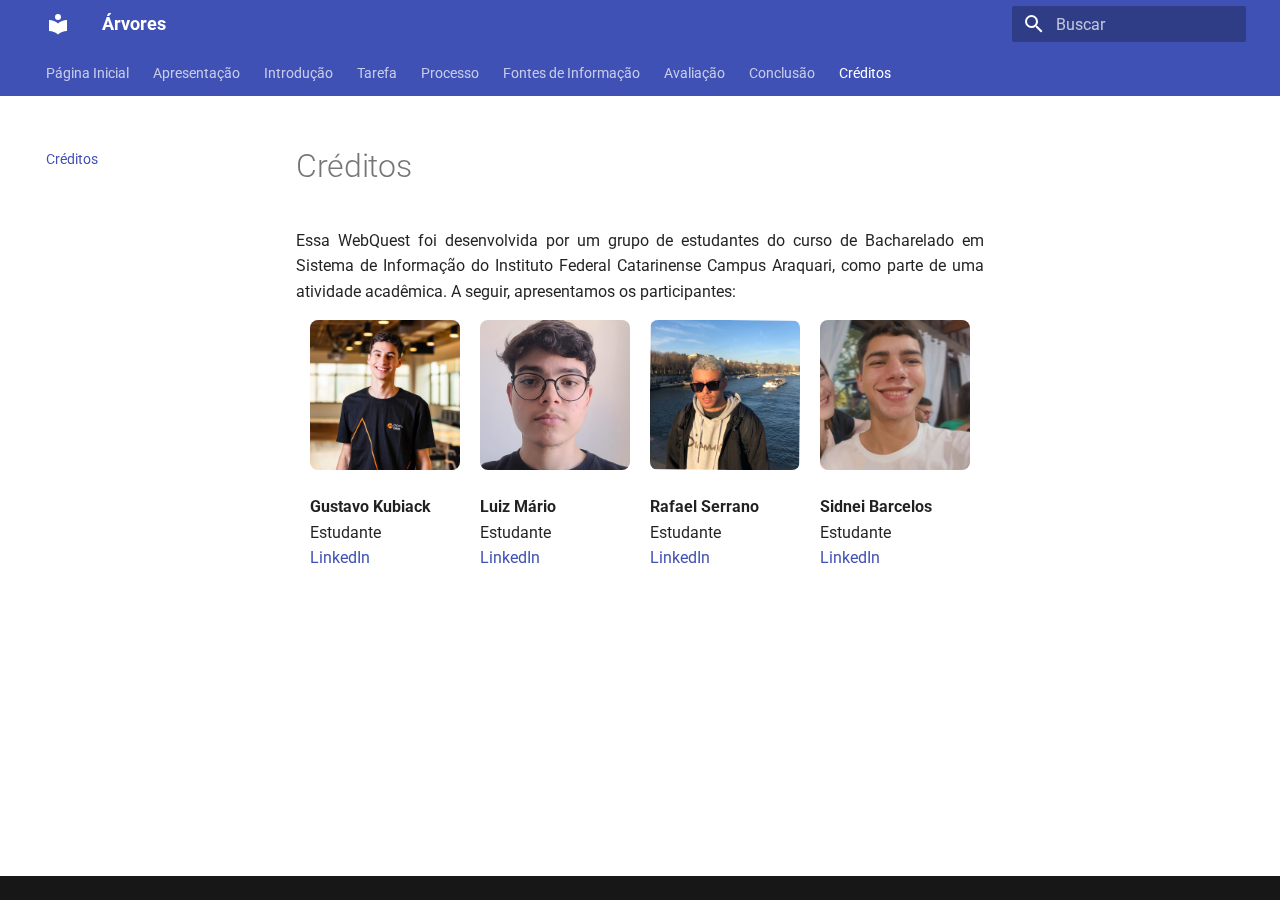
<file: creditos/index.html>
<!doctype html>
<html lang="pt" class="no-js">
  <head>
    
      <meta charset="utf-8">
      <meta name="viewport" content="width=device-width,initial-scale=1">
      
      
      
      
        <link rel="prev" href="../conclusao/">
      
      
      
      <link rel="icon" href="../assets/images/favicon.png">
      <meta name="generator" content="mkdocs-1.6.1, mkdocs-material-9.6.14">
    
    
      
        <title>Créditos - Árvores</title>
      
    
    
      <link rel="stylesheet" href="../assets/stylesheets/main.342714a4.min.css">
      
      


    
    
      
    
    
      
        
        
        <link rel="preconnect" href="https://fonts.gstatic.com" crossorigin>
        <link rel="stylesheet" href="https://fonts.googleapis.com/css?family=Roboto:300,300i,400,400i,700,700i%7CRoboto+Mono:400,400i,700,700i&display=fallback">
        <style>:root{--md-text-font:"Roboto";--md-code-font:"Roboto Mono"}</style>
      
    
    
      <link rel="stylesheet" href="../css/extra.css">
    
    <script>__md_scope=new URL("..",location),__md_hash=e=>[...e].reduce(((e,_)=>(e<<5)-e+_.charCodeAt(0)),0),__md_get=(e,_=localStorage,t=__md_scope)=>JSON.parse(_.getItem(t.pathname+"."+e)),__md_set=(e,_,t=localStorage,a=__md_scope)=>{try{t.setItem(a.pathname+"."+e,JSON.stringify(_))}catch(e){}}</script>
    
      

    
    
    
  </head>
  
  
    <body dir="ltr">
  
    
    <input class="md-toggle" data-md-toggle="drawer" type="checkbox" id="__drawer" autocomplete="off">
    <input class="md-toggle" data-md-toggle="search" type="checkbox" id="__search" autocomplete="off">
    <label class="md-overlay" for="__drawer"></label>
    <div data-md-component="skip">
      
        
        <a href="#creditos" class="md-skip">
          Ir para o conteúdo
        </a>
      
    </div>
    <div data-md-component="announce">
      
    </div>
    
    
      

<header class="md-header" data-md-component="header">
  <nav class="md-header__inner md-grid" aria-label="Cabeçalho">
    <a href=".." title="Árvores" class="md-header__button md-logo" aria-label="Árvores" data-md-component="logo">
      
  
  <svg xmlns="http://www.w3.org/2000/svg" viewBox="0 0 24 24"><path d="M12 8a3 3 0 0 0 3-3 3 3 0 0 0-3-3 3 3 0 0 0-3 3 3 3 0 0 0 3 3m0 3.54C9.64 9.35 6.5 8 3 8v11c3.5 0 6.64 1.35 9 3.54 2.36-2.19 5.5-3.54 9-3.54V8c-3.5 0-6.64 1.35-9 3.54"/></svg>

    </a>
    <label class="md-header__button md-icon" for="__drawer">
      
      <svg xmlns="http://www.w3.org/2000/svg" viewBox="0 0 24 24"><path d="M3 6h18v2H3zm0 5h18v2H3zm0 5h18v2H3z"/></svg>
    </label>
    <div class="md-header__title" data-md-component="header-title">
      <div class="md-header__ellipsis">
        <div class="md-header__topic">
          <span class="md-ellipsis">
            Árvores
          </span>
        </div>
        <div class="md-header__topic" data-md-component="header-topic">
          <span class="md-ellipsis">
            
              Créditos
            
          </span>
        </div>
      </div>
    </div>
    
    
      <script>var palette=__md_get("__palette");if(palette&&palette.color){if("(prefers-color-scheme)"===palette.color.media){var media=matchMedia("(prefers-color-scheme: light)"),input=document.querySelector(media.matches?"[data-md-color-media='(prefers-color-scheme: light)']":"[data-md-color-media='(prefers-color-scheme: dark)']");palette.color.media=input.getAttribute("data-md-color-media"),palette.color.scheme=input.getAttribute("data-md-color-scheme"),palette.color.primary=input.getAttribute("data-md-color-primary"),palette.color.accent=input.getAttribute("data-md-color-accent")}for(var[key,value]of Object.entries(palette.color))document.body.setAttribute("data-md-color-"+key,value)}</script>
    
    
    
      
      
        <label class="md-header__button md-icon" for="__search">
          
          <svg xmlns="http://www.w3.org/2000/svg" viewBox="0 0 24 24"><path d="M9.5 3A6.5 6.5 0 0 1 16 9.5c0 1.61-.59 3.09-1.56 4.23l.27.27h.79l5 5-1.5 1.5-5-5v-.79l-.27-.27A6.52 6.52 0 0 1 9.5 16 6.5 6.5 0 0 1 3 9.5 6.5 6.5 0 0 1 9.5 3m0 2C7 5 5 7 5 9.5S7 14 9.5 14 14 12 14 9.5 12 5 9.5 5"/></svg>
        </label>
        <div class="md-search" data-md-component="search" role="dialog">
  <label class="md-search__overlay" for="__search"></label>
  <div class="md-search__inner" role="search">
    <form class="md-search__form" name="search">
      <input type="text" class="md-search__input" name="query" aria-label="Buscar" placeholder="Buscar" autocapitalize="off" autocorrect="off" autocomplete="off" spellcheck="false" data-md-component="search-query" required>
      <label class="md-search__icon md-icon" for="__search">
        
        <svg xmlns="http://www.w3.org/2000/svg" viewBox="0 0 24 24"><path d="M9.5 3A6.5 6.5 0 0 1 16 9.5c0 1.61-.59 3.09-1.56 4.23l.27.27h.79l5 5-1.5 1.5-5-5v-.79l-.27-.27A6.52 6.52 0 0 1 9.5 16 6.5 6.5 0 0 1 3 9.5 6.5 6.5 0 0 1 9.5 3m0 2C7 5 5 7 5 9.5S7 14 9.5 14 14 12 14 9.5 12 5 9.5 5"/></svg>
        
        <svg xmlns="http://www.w3.org/2000/svg" viewBox="0 0 24 24"><path d="M20 11v2H8l5.5 5.5-1.42 1.42L4.16 12l7.92-7.92L13.5 5.5 8 11z"/></svg>
      </label>
      <nav class="md-search__options" aria-label="Pesquisar">
        
        <button type="reset" class="md-search__icon md-icon" title="Limpar" aria-label="Limpar" tabindex="-1">
          
          <svg xmlns="http://www.w3.org/2000/svg" viewBox="0 0 24 24"><path d="M19 6.41 17.59 5 12 10.59 6.41 5 5 6.41 10.59 12 5 17.59 6.41 19 12 13.41 17.59 19 19 17.59 13.41 12z"/></svg>
        </button>
      </nav>
      
        <div class="md-search__suggest" data-md-component="search-suggest"></div>
      
    </form>
    <div class="md-search__output">
      <div class="md-search__scrollwrap" tabindex="0" data-md-scrollfix>
        <div class="md-search-result" data-md-component="search-result">
          <div class="md-search-result__meta">
            Inicializando a pesquisa
          </div>
          <ol class="md-search-result__list" role="presentation"></ol>
        </div>
      </div>
    </div>
  </div>
</div>
      
    
    
  </nav>
  
</header>
    
    <div class="md-container" data-md-component="container">
      
      
        
          
            
<nav class="md-tabs" aria-label="Abas" data-md-component="tabs">
  <div class="md-grid">
    <ul class="md-tabs__list">
      
        
  
  
  
  
    <li class="md-tabs__item">
      <a href=".." class="md-tabs__link">
        
  
  
    
  
  Página Inicial

      </a>
    </li>
  

      
        
  
  
  
  
    <li class="md-tabs__item">
      <a href="../apresentacao/" class="md-tabs__link">
        
  
  
    
  
  Apresentação

      </a>
    </li>
  

      
        
  
  
  
  
    <li class="md-tabs__item">
      <a href="../introducao/" class="md-tabs__link">
        
  
  
    
  
  Introdução

      </a>
    </li>
  

      
        
  
  
  
  
    <li class="md-tabs__item">
      <a href="../tarefa/" class="md-tabs__link">
        
  
  
    
  
  Tarefa

      </a>
    </li>
  

      
        
  
  
  
  
    <li class="md-tabs__item">
      <a href="../processo/" class="md-tabs__link">
        
  
  
    
  
  Processo

      </a>
    </li>
  

      
        
  
  
  
  
    <li class="md-tabs__item">
      <a href="../fontes_de_informacao/" class="md-tabs__link">
        
  
  
    
  
  Fontes de Informação

      </a>
    </li>
  

      
        
  
  
  
  
    <li class="md-tabs__item">
      <a href="../avaliacao/" class="md-tabs__link">
        
  
  
    
  
  Avaliação

      </a>
    </li>
  

      
        
  
  
  
  
    <li class="md-tabs__item">
      <a href="../conclusao/" class="md-tabs__link">
        
  
  
    
  
  Conclusão

      </a>
    </li>
  

      
        
  
  
  
    
  
  
    <li class="md-tabs__item md-tabs__item--active">
      <a href="./" class="md-tabs__link">
        
  
  
    
  
  Créditos

      </a>
    </li>
  

      
    </ul>
  </div>
</nav>
          
        
      
      <main class="md-main" data-md-component="main">
        <div class="md-main__inner md-grid">
          
            
              
              <div class="md-sidebar md-sidebar--primary" data-md-component="sidebar" data-md-type="navigation" >
                <div class="md-sidebar__scrollwrap">
                  <div class="md-sidebar__inner">
                    


  


<nav class="md-nav md-nav--primary md-nav--lifted" aria-label="Navegação" data-md-level="0">
  <label class="md-nav__title" for="__drawer">
    <a href=".." title="Árvores" class="md-nav__button md-logo" aria-label="Árvores" data-md-component="logo">
      
  
  <svg xmlns="http://www.w3.org/2000/svg" viewBox="0 0 24 24"><path d="M12 8a3 3 0 0 0 3-3 3 3 0 0 0-3-3 3 3 0 0 0-3 3 3 3 0 0 0 3 3m0 3.54C9.64 9.35 6.5 8 3 8v11c3.5 0 6.64 1.35 9 3.54 2.36-2.19 5.5-3.54 9-3.54V8c-3.5 0-6.64 1.35-9 3.54"/></svg>

    </a>
    Árvores
  </label>
  
  <ul class="md-nav__list" data-md-scrollfix>
    
      
      
  
  
  
  
    <li class="md-nav__item">
      <a href=".." class="md-nav__link">
        
  
  
  <span class="md-ellipsis">
    Página Inicial
    
  </span>
  

      </a>
    </li>
  

    
      
      
  
  
  
  
    <li class="md-nav__item">
      <a href="../apresentacao/" class="md-nav__link">
        
  
  
  <span class="md-ellipsis">
    Apresentação
    
  </span>
  

      </a>
    </li>
  

    
      
      
  
  
  
  
    <li class="md-nav__item">
      <a href="../introducao/" class="md-nav__link">
        
  
  
  <span class="md-ellipsis">
    Introdução
    
  </span>
  

      </a>
    </li>
  

    
      
      
  
  
  
  
    <li class="md-nav__item">
      <a href="../tarefa/" class="md-nav__link">
        
  
  
  <span class="md-ellipsis">
    Tarefa
    
  </span>
  

      </a>
    </li>
  

    
      
      
  
  
  
  
    <li class="md-nav__item">
      <a href="../processo/" class="md-nav__link">
        
  
  
  <span class="md-ellipsis">
    Processo
    
  </span>
  

      </a>
    </li>
  

    
      
      
  
  
  
  
    <li class="md-nav__item">
      <a href="../fontes_de_informacao/" class="md-nav__link">
        
  
  
  <span class="md-ellipsis">
    Fontes de Informação
    
  </span>
  

      </a>
    </li>
  

    
      
      
  
  
  
  
    <li class="md-nav__item">
      <a href="../avaliacao/" class="md-nav__link">
        
  
  
  <span class="md-ellipsis">
    Avaliação
    
  </span>
  

      </a>
    </li>
  

    
      
      
  
  
  
  
    <li class="md-nav__item">
      <a href="../conclusao/" class="md-nav__link">
        
  
  
  <span class="md-ellipsis">
    Conclusão
    
  </span>
  

      </a>
    </li>
  

    
      
      
  
  
    
  
  
  
    <li class="md-nav__item md-nav__item--active">
      
      <input class="md-nav__toggle md-toggle" type="checkbox" id="__toc">
      
      
        
      
      
      <a href="./" class="md-nav__link md-nav__link--active">
        
  
  
  <span class="md-ellipsis">
    Créditos
    
  </span>
  

      </a>
      
    </li>
  

    
  </ul>
</nav>
                  </div>
                </div>
              </div>
            
            
              
              <div class="md-sidebar md-sidebar--secondary" data-md-component="sidebar" data-md-type="toc" >
                <div class="md-sidebar__scrollwrap">
                  <div class="md-sidebar__inner">
                    

<nav class="md-nav md-nav--secondary" aria-label="Índice">
  
  
  
    
  
  
</nav>
                  </div>
                </div>
              </div>
            
          
          
            <div class="md-content" data-md-component="content">
              <article class="md-content__inner md-typeset">
                
                  



<h1 id="creditos">Créditos</h1>
<p>Essa WebQuest foi desenvolvida por um grupo de estudantes do curso de Bacharelado em Sistema de Informação do Instituto Federal Catarinense Campus Araquari, como parte de uma atividade acadêmica. A seguir, apresentamos os participantes:</p>
<div style="display: flex; gap: 20px; justify-content: center; align-items: center; flex-wrap: wrap;">

<div style="text-align: center;">
  <img src="../media/gustavo.jpeg" alt="Participante 2" width="150" style="border-radius: 8px;">
  <p><strong>Gustavo Kubiack</strong><br>Estudante<br>
    <a href="https://www.linkedin.com/in/gustavokubiack/" target="_blank">LinkedIn</a>
  </p>
</div>

<div style="text-align: center;">
  <img src="../media/luiz_mario.jpeg" alt="Participante 2" width="150" style="border-radius: 8px;">
  <p><strong>Luiz Mário</strong><br>Estudante<br>
    <a href="https://www.linkedin.com/in/luiz-mario-fontes-da-silva-filho/" target="_blank">LinkedIn</a>
  </p>
</div>

<div style="text-align: center;">
  <img src="../media/serrano.jpeg" alt="Participante 2" width="150" style="border-radius: 8px;">
  <p><strong>Rafael Serrano</strong><br>Estudante<br>
    <a href="https://www.linkedin.com/in/rafael-serrano-029310272" target="_blank">LinkedIn</a>
  </p>
</div>

<div style="text-align: center;">
  <img src="../media/sidnei.jpeg" alt="Participante 1" width="150" style="border-radius: 8px;">
  <p><strong>Sidnei Barcelos</strong><br>Estudante<br>
    <a href="https://br.linkedin.com/in/sidnei-barcelos-72281b218" target="_blank">LinkedIn</a>
  </p>
</div>

</div>












                
              </article>
            </div>
          
          
<script>var target=document.getElementById(location.hash.slice(1));target&&target.name&&(target.checked=target.name.startsWith("__tabbed_"))</script>
        </div>
        
          <button type="button" class="md-top md-icon" data-md-component="top" hidden>
  
  <svg xmlns="http://www.w3.org/2000/svg" viewBox="0 0 24 24"><path d="M13 20h-2V8l-5.5 5.5-1.42-1.42L12 4.16l7.92 7.92-1.42 1.42L13 8z"/></svg>
  Voltar ao topo
</button>
        
      </main>
      
        <footer class="md-footer">
  
  <div class="md-footer-meta md-typeset">
    <div class="md-footer-meta__inner md-grid">
      <div class="md-copyright">
  
  
</div>
      
    </div>
  </div>
</footer>
      
    </div>
    <div class="md-dialog" data-md-component="dialog">
      <div class="md-dialog__inner md-typeset"></div>
    </div>
    
    
    
      
      <script id="__config" type="application/json">{"base": "..", "features": ["navigation.top", "search.suggest", "search.highlight", "navigation.tabs"], "search": "../assets/javascripts/workers/search.d50fe291.min.js", "tags": null, "translations": {"clipboard.copied": "Copiado para \u00e1rea de transfer\u00eancia", "clipboard.copy": "Copiar para \u00e1rea de transfer\u00eancia", "search.result.more.one": "Mais 1 nesta p\u00e1gina", "search.result.more.other": "Mais # nesta p\u00e1gina", "search.result.none": "Nenhum resultado encontrado", "search.result.one": "1 resultado encontrado", "search.result.other": "# resultados encontrados", "search.result.placeholder": "Digite para iniciar a busca", "search.result.term.missing": "Ausente", "select.version": "Selecione a vers\u00e3o"}, "version": null}</script>
    
    
      <script src="../assets/javascripts/bundle.13a4f30d.min.js"></script>
      
    
  </body>
</html>
</file>
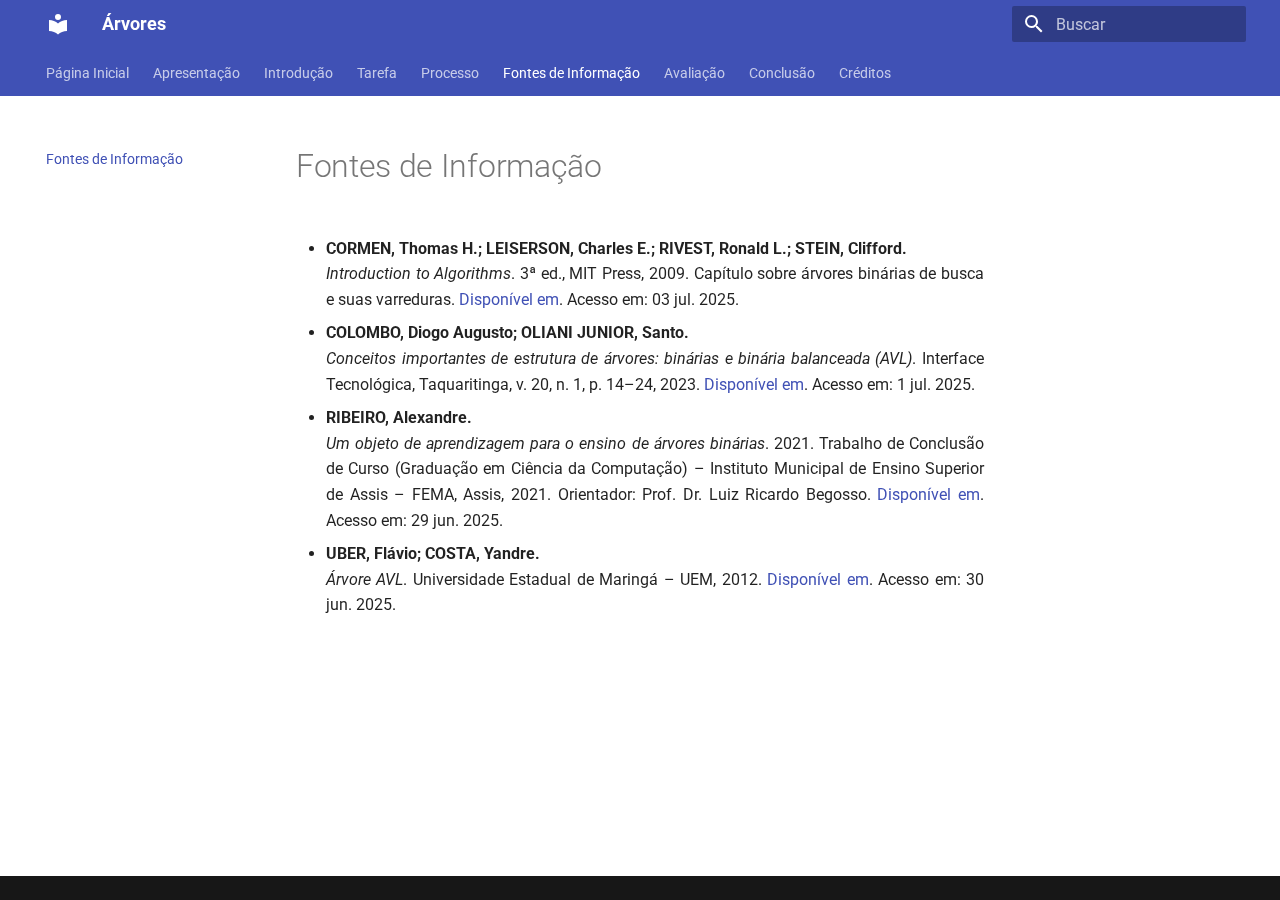
<file: fontes_de_informacao/index.html>
<!doctype html>
<html lang="pt" class="no-js">
  <head>
    
      <meta charset="utf-8">
      <meta name="viewport" content="width=device-width,initial-scale=1">
      
      
      
      
        <link rel="prev" href="../processo/">
      
      
        <link rel="next" href="../avaliacao/">
      
      
      <link rel="icon" href="../assets/images/favicon.png">
      <meta name="generator" content="mkdocs-1.6.1, mkdocs-material-9.6.14">
    
    
      
        <title>Fontes de Informação - Árvores</title>
      
    
    
      <link rel="stylesheet" href="../assets/stylesheets/main.342714a4.min.css">
      
      


    
    
      
    
    
      
        
        
        <link rel="preconnect" href="https://fonts.gstatic.com" crossorigin>
        <link rel="stylesheet" href="https://fonts.googleapis.com/css?family=Roboto:300,300i,400,400i,700,700i%7CRoboto+Mono:400,400i,700,700i&display=fallback">
        <style>:root{--md-text-font:"Roboto";--md-code-font:"Roboto Mono"}</style>
      
    
    
      <link rel="stylesheet" href="../css/extra.css">
    
    <script>__md_scope=new URL("..",location),__md_hash=e=>[...e].reduce(((e,_)=>(e<<5)-e+_.charCodeAt(0)),0),__md_get=(e,_=localStorage,t=__md_scope)=>JSON.parse(_.getItem(t.pathname+"."+e)),__md_set=(e,_,t=localStorage,a=__md_scope)=>{try{t.setItem(a.pathname+"."+e,JSON.stringify(_))}catch(e){}}</script>
    
      

    
    
    
  </head>
  
  
    <body dir="ltr">
  
    
    <input class="md-toggle" data-md-toggle="drawer" type="checkbox" id="__drawer" autocomplete="off">
    <input class="md-toggle" data-md-toggle="search" type="checkbox" id="__search" autocomplete="off">
    <label class="md-overlay" for="__drawer"></label>
    <div data-md-component="skip">
      
        
        <a href="#fontes-de-informacao" class="md-skip">
          Ir para o conteúdo
        </a>
      
    </div>
    <div data-md-component="announce">
      
    </div>
    
    
      

<header class="md-header" data-md-component="header">
  <nav class="md-header__inner md-grid" aria-label="Cabeçalho">
    <a href=".." title="Árvores" class="md-header__button md-logo" aria-label="Árvores" data-md-component="logo">
      
  
  <svg xmlns="http://www.w3.org/2000/svg" viewBox="0 0 24 24"><path d="M12 8a3 3 0 0 0 3-3 3 3 0 0 0-3-3 3 3 0 0 0-3 3 3 3 0 0 0 3 3m0 3.54C9.64 9.35 6.5 8 3 8v11c3.5 0 6.64 1.35 9 3.54 2.36-2.19 5.5-3.54 9-3.54V8c-3.5 0-6.64 1.35-9 3.54"/></svg>

    </a>
    <label class="md-header__button md-icon" for="__drawer">
      
      <svg xmlns="http://www.w3.org/2000/svg" viewBox="0 0 24 24"><path d="M3 6h18v2H3zm0 5h18v2H3zm0 5h18v2H3z"/></svg>
    </label>
    <div class="md-header__title" data-md-component="header-title">
      <div class="md-header__ellipsis">
        <div class="md-header__topic">
          <span class="md-ellipsis">
            Árvores
          </span>
        </div>
        <div class="md-header__topic" data-md-component="header-topic">
          <span class="md-ellipsis">
            
              Fontes de Informação
            
          </span>
        </div>
      </div>
    </div>
    
    
      <script>var palette=__md_get("__palette");if(palette&&palette.color){if("(prefers-color-scheme)"===palette.color.media){var media=matchMedia("(prefers-color-scheme: light)"),input=document.querySelector(media.matches?"[data-md-color-media='(prefers-color-scheme: light)']":"[data-md-color-media='(prefers-color-scheme: dark)']");palette.color.media=input.getAttribute("data-md-color-media"),palette.color.scheme=input.getAttribute("data-md-color-scheme"),palette.color.primary=input.getAttribute("data-md-color-primary"),palette.color.accent=input.getAttribute("data-md-color-accent")}for(var[key,value]of Object.entries(palette.color))document.body.setAttribute("data-md-color-"+key,value)}</script>
    
    
    
      
      
        <label class="md-header__button md-icon" for="__search">
          
          <svg xmlns="http://www.w3.org/2000/svg" viewBox="0 0 24 24"><path d="M9.5 3A6.5 6.5 0 0 1 16 9.5c0 1.61-.59 3.09-1.56 4.23l.27.27h.79l5 5-1.5 1.5-5-5v-.79l-.27-.27A6.52 6.52 0 0 1 9.5 16 6.5 6.5 0 0 1 3 9.5 6.5 6.5 0 0 1 9.5 3m0 2C7 5 5 7 5 9.5S7 14 9.5 14 14 12 14 9.5 12 5 9.5 5"/></svg>
        </label>
        <div class="md-search" data-md-component="search" role="dialog">
  <label class="md-search__overlay" for="__search"></label>
  <div class="md-search__inner" role="search">
    <form class="md-search__form" name="search">
      <input type="text" class="md-search__input" name="query" aria-label="Buscar" placeholder="Buscar" autocapitalize="off" autocorrect="off" autocomplete="off" spellcheck="false" data-md-component="search-query" required>
      <label class="md-search__icon md-icon" for="__search">
        
        <svg xmlns="http://www.w3.org/2000/svg" viewBox="0 0 24 24"><path d="M9.5 3A6.5 6.5 0 0 1 16 9.5c0 1.61-.59 3.09-1.56 4.23l.27.27h.79l5 5-1.5 1.5-5-5v-.79l-.27-.27A6.52 6.52 0 0 1 9.5 16 6.5 6.5 0 0 1 3 9.5 6.5 6.5 0 0 1 9.5 3m0 2C7 5 5 7 5 9.5S7 14 9.5 14 14 12 14 9.5 12 5 9.5 5"/></svg>
        
        <svg xmlns="http://www.w3.org/2000/svg" viewBox="0 0 24 24"><path d="M20 11v2H8l5.5 5.5-1.42 1.42L4.16 12l7.92-7.92L13.5 5.5 8 11z"/></svg>
      </label>
      <nav class="md-search__options" aria-label="Pesquisar">
        
        <button type="reset" class="md-search__icon md-icon" title="Limpar" aria-label="Limpar" tabindex="-1">
          
          <svg xmlns="http://www.w3.org/2000/svg" viewBox="0 0 24 24"><path d="M19 6.41 17.59 5 12 10.59 6.41 5 5 6.41 10.59 12 5 17.59 6.41 19 12 13.41 17.59 19 19 17.59 13.41 12z"/></svg>
        </button>
      </nav>
      
        <div class="md-search__suggest" data-md-component="search-suggest"></div>
      
    </form>
    <div class="md-search__output">
      <div class="md-search__scrollwrap" tabindex="0" data-md-scrollfix>
        <div class="md-search-result" data-md-component="search-result">
          <div class="md-search-result__meta">
            Inicializando a pesquisa
          </div>
          <ol class="md-search-result__list" role="presentation"></ol>
        </div>
      </div>
    </div>
  </div>
</div>
      
    
    
  </nav>
  
</header>
    
    <div class="md-container" data-md-component="container">
      
      
        
          
            
<nav class="md-tabs" aria-label="Abas" data-md-component="tabs">
  <div class="md-grid">
    <ul class="md-tabs__list">
      
        
  
  
  
  
    <li class="md-tabs__item">
      <a href=".." class="md-tabs__link">
        
  
  
    
  
  Página Inicial

      </a>
    </li>
  

      
        
  
  
  
  
    <li class="md-tabs__item">
      <a href="../apresentacao/" class="md-tabs__link">
        
  
  
    
  
  Apresentação

      </a>
    </li>
  

      
        
  
  
  
  
    <li class="md-tabs__item">
      <a href="../introducao/" class="md-tabs__link">
        
  
  
    
  
  Introdução

      </a>
    </li>
  

      
        
  
  
  
  
    <li class="md-tabs__item">
      <a href="../tarefa/" class="md-tabs__link">
        
  
  
    
  
  Tarefa

      </a>
    </li>
  

      
        
  
  
  
  
    <li class="md-tabs__item">
      <a href="../processo/" class="md-tabs__link">
        
  
  
    
  
  Processo

      </a>
    </li>
  

      
        
  
  
  
    
  
  
    <li class="md-tabs__item md-tabs__item--active">
      <a href="./" class="md-tabs__link">
        
  
  
    
  
  Fontes de Informação

      </a>
    </li>
  

      
        
  
  
  
  
    <li class="md-tabs__item">
      <a href="../avaliacao/" class="md-tabs__link">
        
  
  
    
  
  Avaliação

      </a>
    </li>
  

      
        
  
  
  
  
    <li class="md-tabs__item">
      <a href="../conclusao/" class="md-tabs__link">
        
  
  
    
  
  Conclusão

      </a>
    </li>
  

      
        
  
  
  
  
    <li class="md-tabs__item">
      <a href="../creditos/" class="md-tabs__link">
        
  
  
    
  
  Créditos

      </a>
    </li>
  

      
    </ul>
  </div>
</nav>
          
        
      
      <main class="md-main" data-md-component="main">
        <div class="md-main__inner md-grid">
          
            
              
              <div class="md-sidebar md-sidebar--primary" data-md-component="sidebar" data-md-type="navigation" >
                <div class="md-sidebar__scrollwrap">
                  <div class="md-sidebar__inner">
                    


  


<nav class="md-nav md-nav--primary md-nav--lifted" aria-label="Navegação" data-md-level="0">
  <label class="md-nav__title" for="__drawer">
    <a href=".." title="Árvores" class="md-nav__button md-logo" aria-label="Árvores" data-md-component="logo">
      
  
  <svg xmlns="http://www.w3.org/2000/svg" viewBox="0 0 24 24"><path d="M12 8a3 3 0 0 0 3-3 3 3 0 0 0-3-3 3 3 0 0 0-3 3 3 3 0 0 0 3 3m0 3.54C9.64 9.35 6.5 8 3 8v11c3.5 0 6.64 1.35 9 3.54 2.36-2.19 5.5-3.54 9-3.54V8c-3.5 0-6.64 1.35-9 3.54"/></svg>

    </a>
    Árvores
  </label>
  
  <ul class="md-nav__list" data-md-scrollfix>
    
      
      
  
  
  
  
    <li class="md-nav__item">
      <a href=".." class="md-nav__link">
        
  
  
  <span class="md-ellipsis">
    Página Inicial
    
  </span>
  

      </a>
    </li>
  

    
      
      
  
  
  
  
    <li class="md-nav__item">
      <a href="../apresentacao/" class="md-nav__link">
        
  
  
  <span class="md-ellipsis">
    Apresentação
    
  </span>
  

      </a>
    </li>
  

    
      
      
  
  
  
  
    <li class="md-nav__item">
      <a href="../introducao/" class="md-nav__link">
        
  
  
  <span class="md-ellipsis">
    Introdução
    
  </span>
  

      </a>
    </li>
  

    
      
      
  
  
  
  
    <li class="md-nav__item">
      <a href="../tarefa/" class="md-nav__link">
        
  
  
  <span class="md-ellipsis">
    Tarefa
    
  </span>
  

      </a>
    </li>
  

    
      
      
  
  
  
  
    <li class="md-nav__item">
      <a href="../processo/" class="md-nav__link">
        
  
  
  <span class="md-ellipsis">
    Processo
    
  </span>
  

      </a>
    </li>
  

    
      
      
  
  
    
  
  
  
    <li class="md-nav__item md-nav__item--active">
      
      <input class="md-nav__toggle md-toggle" type="checkbox" id="__toc">
      
      
        
      
      
      <a href="./" class="md-nav__link md-nav__link--active">
        
  
  
  <span class="md-ellipsis">
    Fontes de Informação
    
  </span>
  

      </a>
      
    </li>
  

    
      
      
  
  
  
  
    <li class="md-nav__item">
      <a href="../avaliacao/" class="md-nav__link">
        
  
  
  <span class="md-ellipsis">
    Avaliação
    
  </span>
  

      </a>
    </li>
  

    
      
      
  
  
  
  
    <li class="md-nav__item">
      <a href="../conclusao/" class="md-nav__link">
        
  
  
  <span class="md-ellipsis">
    Conclusão
    
  </span>
  

      </a>
    </li>
  

    
      
      
  
  
  
  
    <li class="md-nav__item">
      <a href="../creditos/" class="md-nav__link">
        
  
  
  <span class="md-ellipsis">
    Créditos
    
  </span>
  

      </a>
    </li>
  

    
  </ul>
</nav>
                  </div>
                </div>
              </div>
            
            
              
              <div class="md-sidebar md-sidebar--secondary" data-md-component="sidebar" data-md-type="toc" >
                <div class="md-sidebar__scrollwrap">
                  <div class="md-sidebar__inner">
                    

<nav class="md-nav md-nav--secondary" aria-label="Índice">
  
  
  
    
  
  
</nav>
                  </div>
                </div>
              </div>
            
          
          
            <div class="md-content" data-md-component="content">
              <article class="md-content__inner md-typeset">
                
                  



<h1 id="fontes-de-informacao">Fontes de Informação</h1>
<ul>
<li>
<p><strong>CORMEN, Thomas H.; LEISERSON, Charles E.; RIVEST, Ronald L.; STEIN, Clifford.</strong><br />
<em>Introduction to Algorithms</em>. 3ª ed., MIT Press, 2009. Capítulo sobre árvores binárias de busca e suas varreduras. <a href="https://books.google.com.br/books?id=aefUBQAAQBAJ&amp;printsec=copyright#v=onepage&amp;q&amp;f=false">Disponível em</a>. Acesso em: 03 jul. 2025.</p>
</li>
<li>
<p><strong>COLOMBO, Diogo Augusto; OLIANI JUNIOR, Santo.</strong><br />
<em>Conceitos importantes de estrutura de árvores: binárias e binária balanceada (AVL)</em>. Interface Tecnológica, Taquaritinga, v. 20, n. 1, p. 14–24, 2023. <a href="https://doi.org/10.31510/infa.v20i1.1579">Disponível em</a>. Acesso em: 1 jul. 2025.</p>
</li>
<li>
<p><strong>RIBEIRO, Alexandre.</strong><br />
<em>Um objeto de aprendizagem para o ensino de árvores binárias</em>. 2021. Trabalho de Conclusão de Curso (Graduação em Ciência da Computação) – Instituto Municipal de Ensino Superior de Assis – FEMA, Assis, 2021. Orientador: Prof. Dr. Luiz Ricardo Begosso. <a href="https://cepein.femanet.com.br/BDigital/arqPIBIC/1211330130B503.pdf">Disponível em</a>. Acesso em: 29 jun. 2025.</p>
</li>
<li>
<p><strong>UBER, Flávio; COSTA, Yandre.</strong><br />
<em>Árvore AVL</em>. Universidade Estadual de Maringá – UEM, 2012. <a href="http://ws2.din.uem.br/~fuber/estr_dados/ArvoreAVL.pdf">Disponível em</a>. Acesso em: 30 jun. 2025.</p>
</li>
</ul>












                
              </article>
            </div>
          
          
<script>var target=document.getElementById(location.hash.slice(1));target&&target.name&&(target.checked=target.name.startsWith("__tabbed_"))</script>
        </div>
        
          <button type="button" class="md-top md-icon" data-md-component="top" hidden>
  
  <svg xmlns="http://www.w3.org/2000/svg" viewBox="0 0 24 24"><path d="M13 20h-2V8l-5.5 5.5-1.42-1.42L12 4.16l7.92 7.92-1.42 1.42L13 8z"/></svg>
  Voltar ao topo
</button>
        
      </main>
      
        <footer class="md-footer">
  
  <div class="md-footer-meta md-typeset">
    <div class="md-footer-meta__inner md-grid">
      <div class="md-copyright">
  
  
</div>
      
    </div>
  </div>
</footer>
      
    </div>
    <div class="md-dialog" data-md-component="dialog">
      <div class="md-dialog__inner md-typeset"></div>
    </div>
    
    
    
      
      <script id="__config" type="application/json">{"base": "..", "features": ["navigation.top", "search.suggest", "search.highlight", "navigation.tabs"], "search": "../assets/javascripts/workers/search.d50fe291.min.js", "tags": null, "translations": {"clipboard.copied": "Copiado para \u00e1rea de transfer\u00eancia", "clipboard.copy": "Copiar para \u00e1rea de transfer\u00eancia", "search.result.more.one": "Mais 1 nesta p\u00e1gina", "search.result.more.other": "Mais # nesta p\u00e1gina", "search.result.none": "Nenhum resultado encontrado", "search.result.one": "1 resultado encontrado", "search.result.other": "# resultados encontrados", "search.result.placeholder": "Digite para iniciar a busca", "search.result.term.missing": "Ausente", "select.version": "Selecione a vers\u00e3o"}, "version": null}</script>
    
    
      <script src="../assets/javascripts/bundle.13a4f30d.min.js"></script>
      
    
  </body>
</html>
</file>
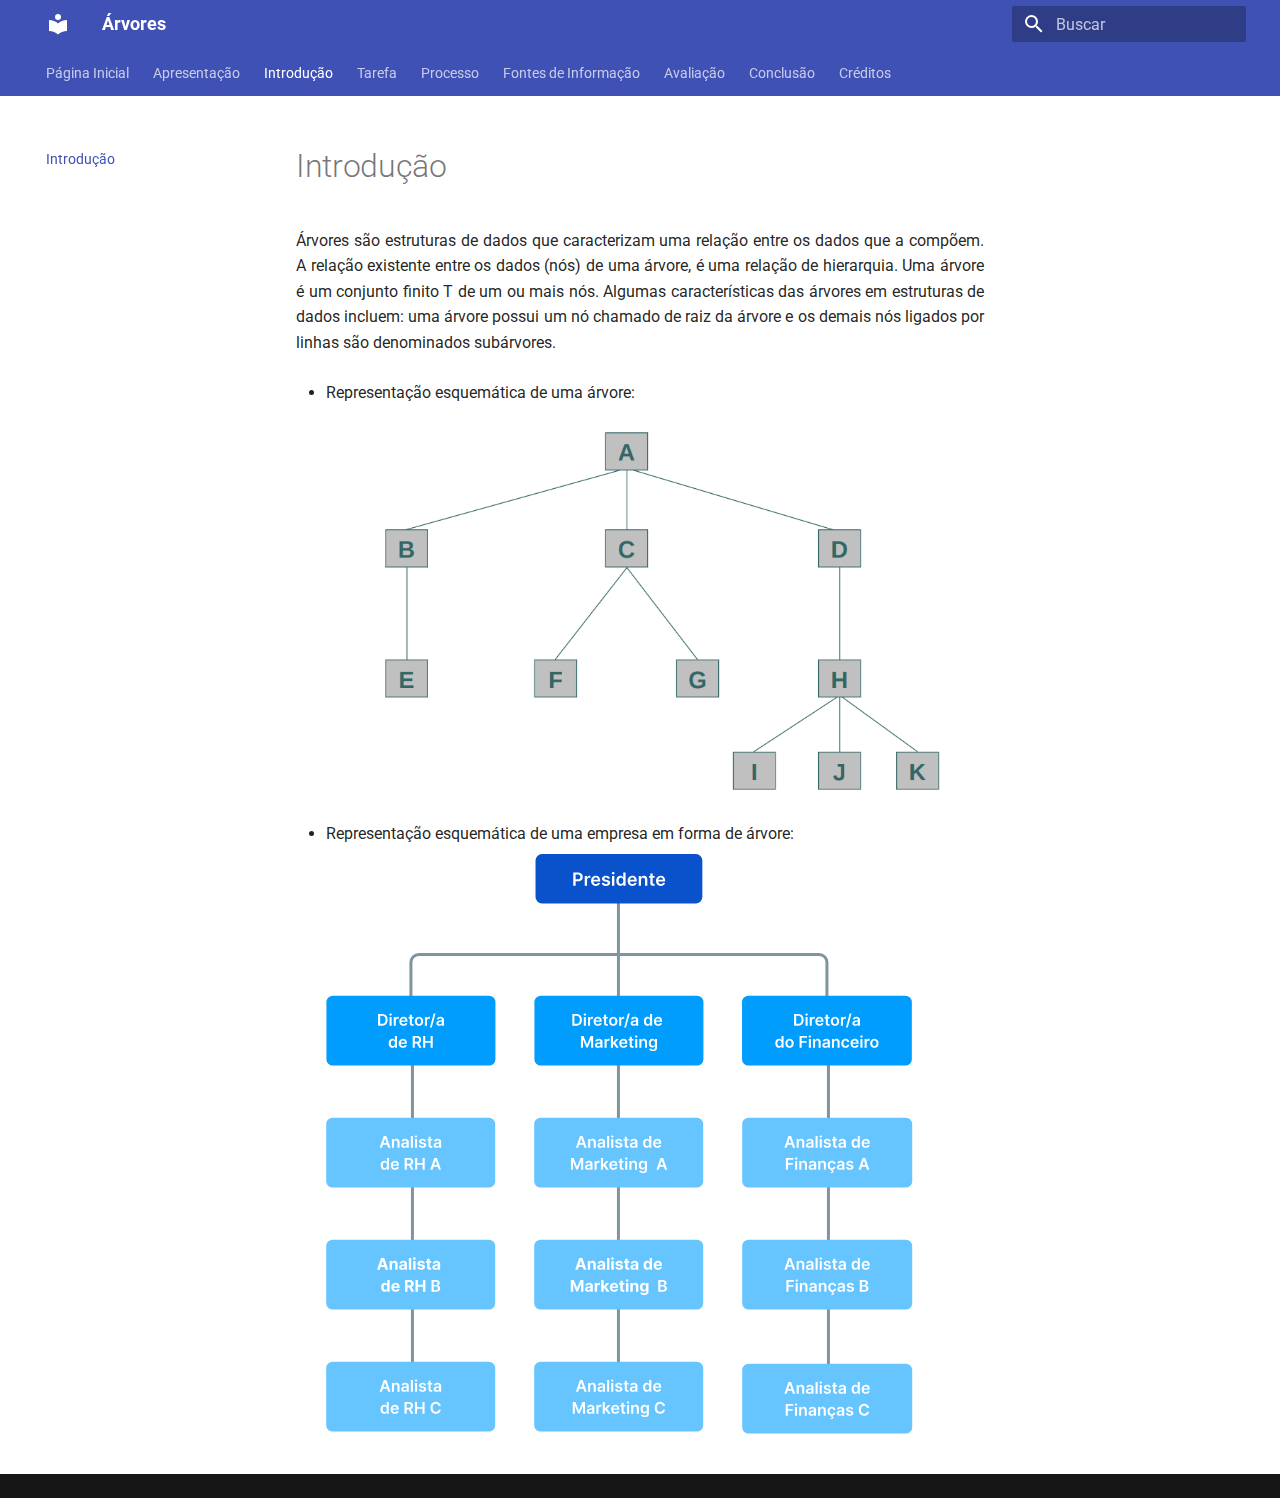
<file: introducao/index.html>
<!doctype html>
<html lang="pt" class="no-js">
  <head>
    
      <meta charset="utf-8">
      <meta name="viewport" content="width=device-width,initial-scale=1">
      
      
      
      
        <link rel="prev" href="../apresentacao/">
      
      
        <link rel="next" href="../tarefa/">
      
      
      <link rel="icon" href="../assets/images/favicon.png">
      <meta name="generator" content="mkdocs-1.6.1, mkdocs-material-9.6.14">
    
    
      
        <title>Introdução - Árvores</title>
      
    
    
      <link rel="stylesheet" href="../assets/stylesheets/main.342714a4.min.css">
      
      


    
    
      
    
    
      
        
        
        <link rel="preconnect" href="https://fonts.gstatic.com" crossorigin>
        <link rel="stylesheet" href="https://fonts.googleapis.com/css?family=Roboto:300,300i,400,400i,700,700i%7CRoboto+Mono:400,400i,700,700i&display=fallback">
        <style>:root{--md-text-font:"Roboto";--md-code-font:"Roboto Mono"}</style>
      
    
    
      <link rel="stylesheet" href="../css/extra.css">
    
    <script>__md_scope=new URL("..",location),__md_hash=e=>[...e].reduce(((e,_)=>(e<<5)-e+_.charCodeAt(0)),0),__md_get=(e,_=localStorage,t=__md_scope)=>JSON.parse(_.getItem(t.pathname+"."+e)),__md_set=(e,_,t=localStorage,a=__md_scope)=>{try{t.setItem(a.pathname+"."+e,JSON.stringify(_))}catch(e){}}</script>
    
      

    
    
    
  </head>
  
  
    <body dir="ltr">
  
    
    <input class="md-toggle" data-md-toggle="drawer" type="checkbox" id="__drawer" autocomplete="off">
    <input class="md-toggle" data-md-toggle="search" type="checkbox" id="__search" autocomplete="off">
    <label class="md-overlay" for="__drawer"></label>
    <div data-md-component="skip">
      
    </div>
    <div data-md-component="announce">
      
    </div>
    
    
      

<header class="md-header" data-md-component="header">
  <nav class="md-header__inner md-grid" aria-label="Cabeçalho">
    <a href=".." title="Árvores" class="md-header__button md-logo" aria-label="Árvores" data-md-component="logo">
      
  
  <svg xmlns="http://www.w3.org/2000/svg" viewBox="0 0 24 24"><path d="M12 8a3 3 0 0 0 3-3 3 3 0 0 0-3-3 3 3 0 0 0-3 3 3 3 0 0 0 3 3m0 3.54C9.64 9.35 6.5 8 3 8v11c3.5 0 6.64 1.35 9 3.54 2.36-2.19 5.5-3.54 9-3.54V8c-3.5 0-6.64 1.35-9 3.54"/></svg>

    </a>
    <label class="md-header__button md-icon" for="__drawer">
      
      <svg xmlns="http://www.w3.org/2000/svg" viewBox="0 0 24 24"><path d="M3 6h18v2H3zm0 5h18v2H3zm0 5h18v2H3z"/></svg>
    </label>
    <div class="md-header__title" data-md-component="header-title">
      <div class="md-header__ellipsis">
        <div class="md-header__topic">
          <span class="md-ellipsis">
            Árvores
          </span>
        </div>
        <div class="md-header__topic" data-md-component="header-topic">
          <span class="md-ellipsis">
            
              Introdução
            
          </span>
        </div>
      </div>
    </div>
    
    
      <script>var palette=__md_get("__palette");if(palette&&palette.color){if("(prefers-color-scheme)"===palette.color.media){var media=matchMedia("(prefers-color-scheme: light)"),input=document.querySelector(media.matches?"[data-md-color-media='(prefers-color-scheme: light)']":"[data-md-color-media='(prefers-color-scheme: dark)']");palette.color.media=input.getAttribute("data-md-color-media"),palette.color.scheme=input.getAttribute("data-md-color-scheme"),palette.color.primary=input.getAttribute("data-md-color-primary"),palette.color.accent=input.getAttribute("data-md-color-accent")}for(var[key,value]of Object.entries(palette.color))document.body.setAttribute("data-md-color-"+key,value)}</script>
    
    
    
      
      
        <label class="md-header__button md-icon" for="__search">
          
          <svg xmlns="http://www.w3.org/2000/svg" viewBox="0 0 24 24"><path d="M9.5 3A6.5 6.5 0 0 1 16 9.5c0 1.61-.59 3.09-1.56 4.23l.27.27h.79l5 5-1.5 1.5-5-5v-.79l-.27-.27A6.52 6.52 0 0 1 9.5 16 6.5 6.5 0 0 1 3 9.5 6.5 6.5 0 0 1 9.5 3m0 2C7 5 5 7 5 9.5S7 14 9.5 14 14 12 14 9.5 12 5 9.5 5"/></svg>
        </label>
        <div class="md-search" data-md-component="search" role="dialog">
  <label class="md-search__overlay" for="__search"></label>
  <div class="md-search__inner" role="search">
    <form class="md-search__form" name="search">
      <input type="text" class="md-search__input" name="query" aria-label="Buscar" placeholder="Buscar" autocapitalize="off" autocorrect="off" autocomplete="off" spellcheck="false" data-md-component="search-query" required>
      <label class="md-search__icon md-icon" for="__search">
        
        <svg xmlns="http://www.w3.org/2000/svg" viewBox="0 0 24 24"><path d="M9.5 3A6.5 6.5 0 0 1 16 9.5c0 1.61-.59 3.09-1.56 4.23l.27.27h.79l5 5-1.5 1.5-5-5v-.79l-.27-.27A6.52 6.52 0 0 1 9.5 16 6.5 6.5 0 0 1 3 9.5 6.5 6.5 0 0 1 9.5 3m0 2C7 5 5 7 5 9.5S7 14 9.5 14 14 12 14 9.5 12 5 9.5 5"/></svg>
        
        <svg xmlns="http://www.w3.org/2000/svg" viewBox="0 0 24 24"><path d="M20 11v2H8l5.5 5.5-1.42 1.42L4.16 12l7.92-7.92L13.5 5.5 8 11z"/></svg>
      </label>
      <nav class="md-search__options" aria-label="Pesquisar">
        
        <button type="reset" class="md-search__icon md-icon" title="Limpar" aria-label="Limpar" tabindex="-1">
          
          <svg xmlns="http://www.w3.org/2000/svg" viewBox="0 0 24 24"><path d="M19 6.41 17.59 5 12 10.59 6.41 5 5 6.41 10.59 12 5 17.59 6.41 19 12 13.41 17.59 19 19 17.59 13.41 12z"/></svg>
        </button>
      </nav>
      
        <div class="md-search__suggest" data-md-component="search-suggest"></div>
      
    </form>
    <div class="md-search__output">
      <div class="md-search__scrollwrap" tabindex="0" data-md-scrollfix>
        <div class="md-search-result" data-md-component="search-result">
          <div class="md-search-result__meta">
            Inicializando a pesquisa
          </div>
          <ol class="md-search-result__list" role="presentation"></ol>
        </div>
      </div>
    </div>
  </div>
</div>
      
    
    
  </nav>
  
</header>
    
    <div class="md-container" data-md-component="container">
      
      
        
          
            
<nav class="md-tabs" aria-label="Abas" data-md-component="tabs">
  <div class="md-grid">
    <ul class="md-tabs__list">
      
        
  
  
  
  
    <li class="md-tabs__item">
      <a href=".." class="md-tabs__link">
        
  
  
    
  
  Página Inicial

      </a>
    </li>
  

      
        
  
  
  
  
    <li class="md-tabs__item">
      <a href="../apresentacao/" class="md-tabs__link">
        
  
  
    
  
  Apresentação

      </a>
    </li>
  

      
        
  
  
  
    
  
  
    <li class="md-tabs__item md-tabs__item--active">
      <a href="./" class="md-tabs__link">
        
  
  
    
  
  Introdução

      </a>
    </li>
  

      
        
  
  
  
  
    <li class="md-tabs__item">
      <a href="../tarefa/" class="md-tabs__link">
        
  
  
    
  
  Tarefa

      </a>
    </li>
  

      
        
  
  
  
  
    <li class="md-tabs__item">
      <a href="../processo/" class="md-tabs__link">
        
  
  
    
  
  Processo

      </a>
    </li>
  

      
        
  
  
  
  
    <li class="md-tabs__item">
      <a href="../fontes_de_informacao/" class="md-tabs__link">
        
  
  
    
  
  Fontes de Informação

      </a>
    </li>
  

      
        
  
  
  
  
    <li class="md-tabs__item">
      <a href="../avaliacao/" class="md-tabs__link">
        
  
  
    
  
  Avaliação

      </a>
    </li>
  

      
        
  
  
  
  
    <li class="md-tabs__item">
      <a href="../conclusao/" class="md-tabs__link">
        
  
  
    
  
  Conclusão

      </a>
    </li>
  

      
        
  
  
  
  
    <li class="md-tabs__item">
      <a href="../creditos/" class="md-tabs__link">
        
  
  
    
  
  Créditos

      </a>
    </li>
  

      
    </ul>
  </div>
</nav>
          
        
      
      <main class="md-main" data-md-component="main">
        <div class="md-main__inner md-grid">
          
            
              
              <div class="md-sidebar md-sidebar--primary" data-md-component="sidebar" data-md-type="navigation" >
                <div class="md-sidebar__scrollwrap">
                  <div class="md-sidebar__inner">
                    


  


<nav class="md-nav md-nav--primary md-nav--lifted" aria-label="Navegação" data-md-level="0">
  <label class="md-nav__title" for="__drawer">
    <a href=".." title="Árvores" class="md-nav__button md-logo" aria-label="Árvores" data-md-component="logo">
      
  
  <svg xmlns="http://www.w3.org/2000/svg" viewBox="0 0 24 24"><path d="M12 8a3 3 0 0 0 3-3 3 3 0 0 0-3-3 3 3 0 0 0-3 3 3 3 0 0 0 3 3m0 3.54C9.64 9.35 6.5 8 3 8v11c3.5 0 6.64 1.35 9 3.54 2.36-2.19 5.5-3.54 9-3.54V8c-3.5 0-6.64 1.35-9 3.54"/></svg>

    </a>
    Árvores
  </label>
  
  <ul class="md-nav__list" data-md-scrollfix>
    
      
      
  
  
  
  
    <li class="md-nav__item">
      <a href=".." class="md-nav__link">
        
  
  
  <span class="md-ellipsis">
    Página Inicial
    
  </span>
  

      </a>
    </li>
  

    
      
      
  
  
  
  
    <li class="md-nav__item">
      <a href="../apresentacao/" class="md-nav__link">
        
  
  
  <span class="md-ellipsis">
    Apresentação
    
  </span>
  

      </a>
    </li>
  

    
      
      
  
  
    
  
  
  
    <li class="md-nav__item md-nav__item--active">
      
      <input class="md-nav__toggle md-toggle" type="checkbox" id="__toc">
      
      
      
      <a href="./" class="md-nav__link md-nav__link--active">
        
  
  
  <span class="md-ellipsis">
    Introdução
    
  </span>
  

      </a>
      
    </li>
  

    
      
      
  
  
  
  
    <li class="md-nav__item">
      <a href="../tarefa/" class="md-nav__link">
        
  
  
  <span class="md-ellipsis">
    Tarefa
    
  </span>
  

      </a>
    </li>
  

    
      
      
  
  
  
  
    <li class="md-nav__item">
      <a href="../processo/" class="md-nav__link">
        
  
  
  <span class="md-ellipsis">
    Processo
    
  </span>
  

      </a>
    </li>
  

    
      
      
  
  
  
  
    <li class="md-nav__item">
      <a href="../fontes_de_informacao/" class="md-nav__link">
        
  
  
  <span class="md-ellipsis">
    Fontes de Informação
    
  </span>
  

      </a>
    </li>
  

    
      
      
  
  
  
  
    <li class="md-nav__item">
      <a href="../avaliacao/" class="md-nav__link">
        
  
  
  <span class="md-ellipsis">
    Avaliação
    
  </span>
  

      </a>
    </li>
  

    
      
      
  
  
  
  
    <li class="md-nav__item">
      <a href="../conclusao/" class="md-nav__link">
        
  
  
  <span class="md-ellipsis">
    Conclusão
    
  </span>
  

      </a>
    </li>
  

    
      
      
  
  
  
  
    <li class="md-nav__item">
      <a href="../creditos/" class="md-nav__link">
        
  
  
  <span class="md-ellipsis">
    Créditos
    
  </span>
  

      </a>
    </li>
  

    
  </ul>
</nav>
                  </div>
                </div>
              </div>
            
            
              
              <div class="md-sidebar md-sidebar--secondary" data-md-component="sidebar" data-md-type="toc" >
                <div class="md-sidebar__scrollwrap">
                  <div class="md-sidebar__inner">
                    

<nav class="md-nav md-nav--secondary" aria-label="Índice">
  
  
  
  
</nav>
                  </div>
                </div>
              </div>
            
          
          
            <div class="md-content" data-md-component="content">
              <article class="md-content__inner md-typeset">
                
                  



  <h1>Introdução</h1>

<p>Árvores são estruturas de dados que caracterizam uma relação entre os dados que a compõem. A relação existente entre os dados (nós) de uma árvore, é uma relação de hierarquia. Uma árvore é um conjunto finito T de um ou mais nós. Algumas características das árvores em estruturas de dados incluem: uma árvore possui um nó chamado de raiz da árvore e os demais nós ligados por linhas são denominados subárvores.</p>
<ul>
<li>
<p>Representação esquemática de uma árvore:</p>
<p><img alt="Árvore" src="../media/representacao_arvore.png" /></p>
</li>
<li>
<p>Representação esquemática de uma empresa em forma de árvore:</p>
<p><img alt="Árvore de Empresa" src="../media/representacao_arvore_empresa.png" /></p>
</li>
</ul>












                
              </article>
            </div>
          
          
<script>var target=document.getElementById(location.hash.slice(1));target&&target.name&&(target.checked=target.name.startsWith("__tabbed_"))</script>
        </div>
        
          <button type="button" class="md-top md-icon" data-md-component="top" hidden>
  
  <svg xmlns="http://www.w3.org/2000/svg" viewBox="0 0 24 24"><path d="M13 20h-2V8l-5.5 5.5-1.42-1.42L12 4.16l7.92 7.92-1.42 1.42L13 8z"/></svg>
  Voltar ao topo
</button>
        
      </main>
      
        <footer class="md-footer">
  
  <div class="md-footer-meta md-typeset">
    <div class="md-footer-meta__inner md-grid">
      <div class="md-copyright">
  
  
</div>
      
    </div>
  </div>
</footer>
      
    </div>
    <div class="md-dialog" data-md-component="dialog">
      <div class="md-dialog__inner md-typeset"></div>
    </div>
    
    
    
      
      <script id="__config" type="application/json">{"base": "..", "features": ["navigation.top", "search.suggest", "search.highlight", "navigation.tabs"], "search": "../assets/javascripts/workers/search.d50fe291.min.js", "tags": null, "translations": {"clipboard.copied": "Copiado para \u00e1rea de transfer\u00eancia", "clipboard.copy": "Copiar para \u00e1rea de transfer\u00eancia", "search.result.more.one": "Mais 1 nesta p\u00e1gina", "search.result.more.other": "Mais # nesta p\u00e1gina", "search.result.none": "Nenhum resultado encontrado", "search.result.one": "1 resultado encontrado", "search.result.other": "# resultados encontrados", "search.result.placeholder": "Digite para iniciar a busca", "search.result.term.missing": "Ausente", "select.version": "Selecione a vers\u00e3o"}, "version": null}</script>
    
    
      <script src="../assets/javascripts/bundle.13a4f30d.min.js"></script>
      
    
  </body>
</html>
</file>
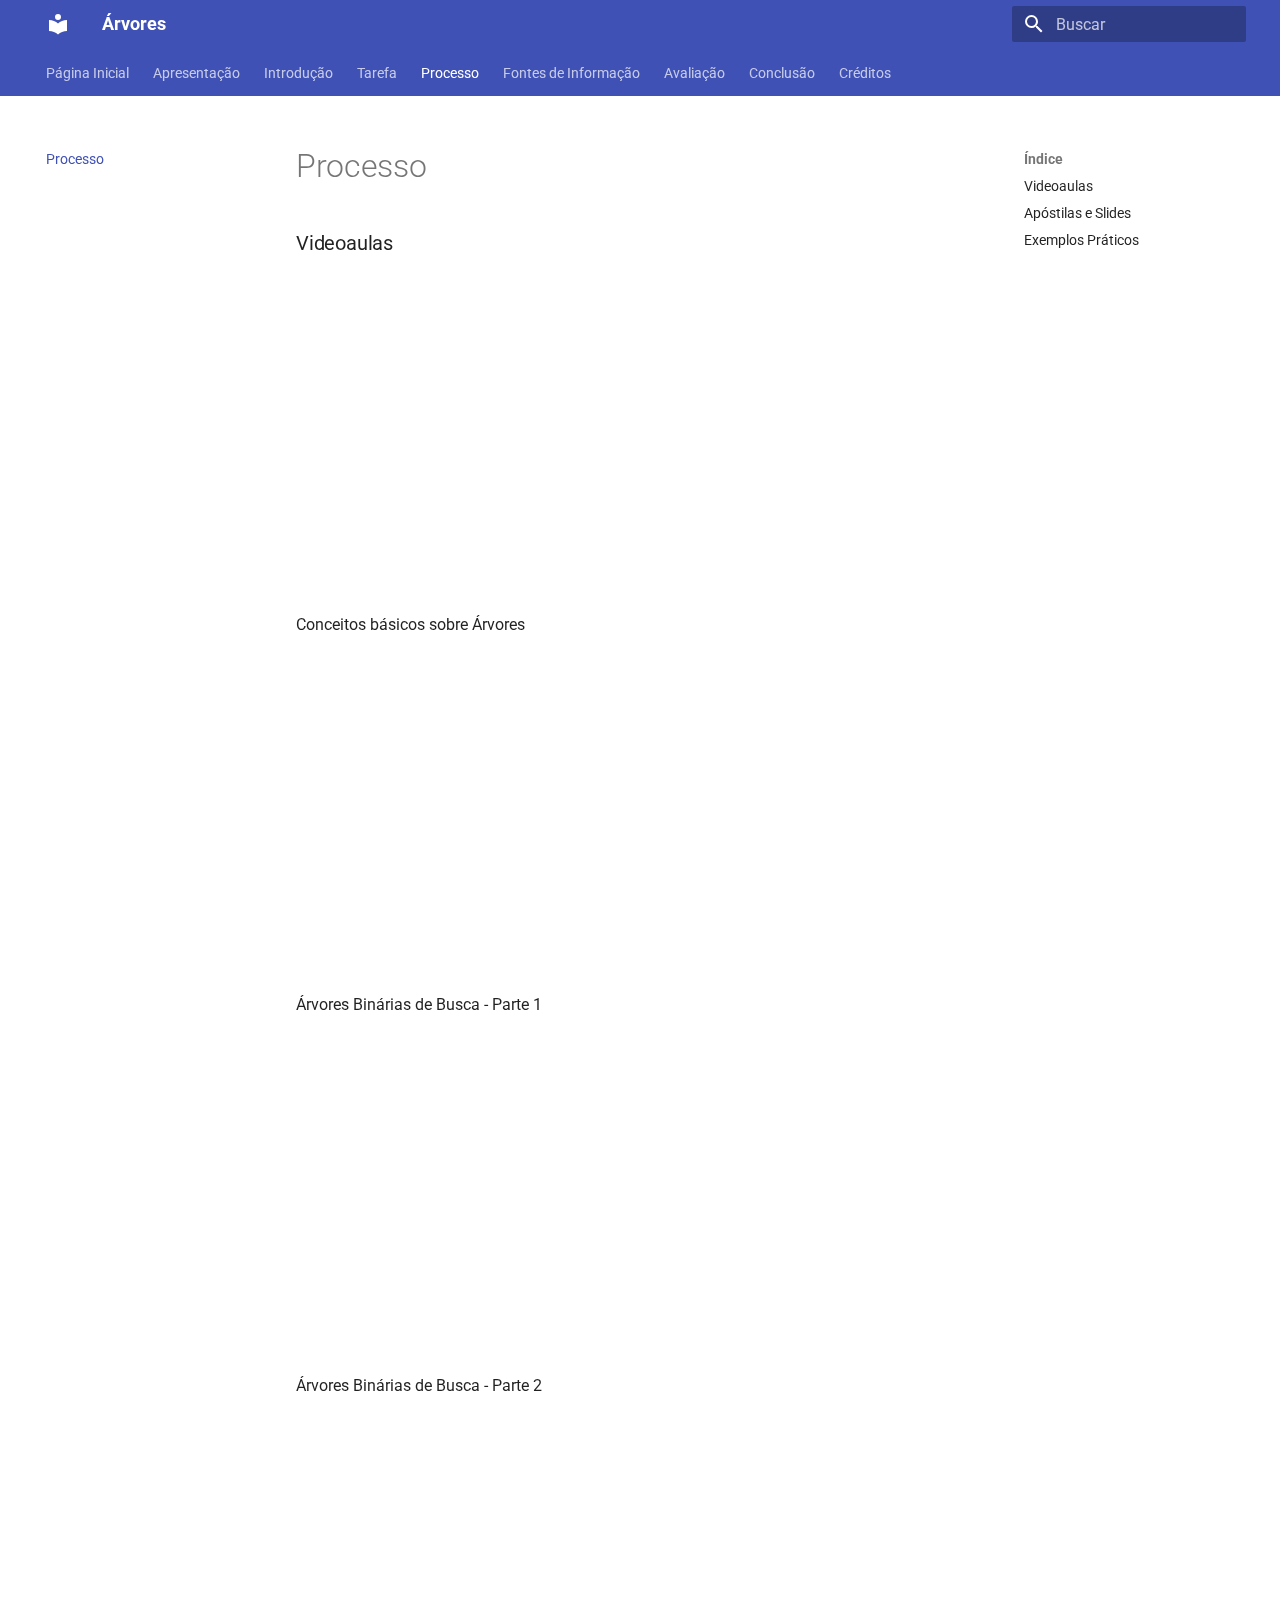
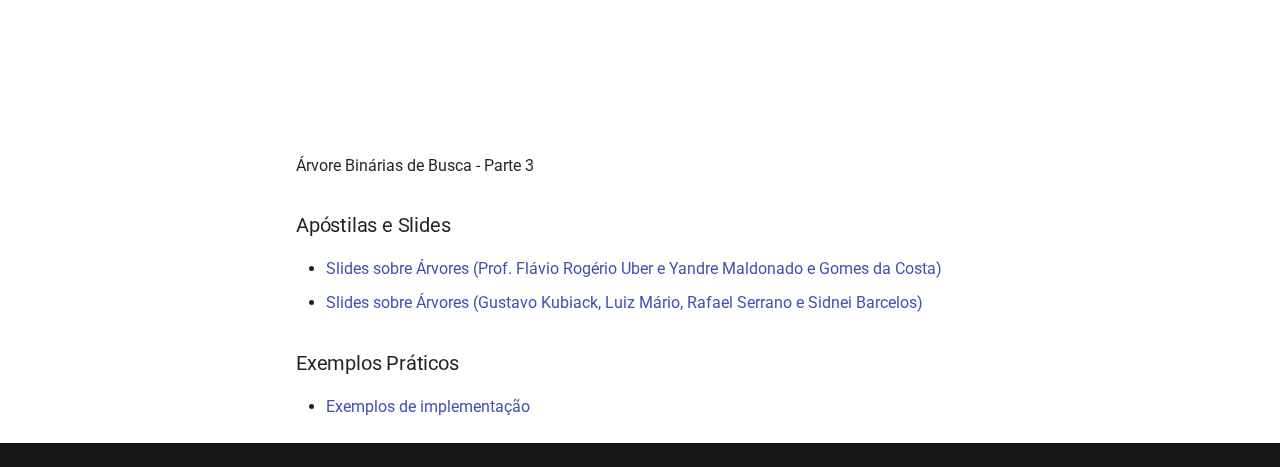
<file: processo/index.html>
<!doctype html>
<html lang="pt" class="no-js">
  <head>
    
      <meta charset="utf-8">
      <meta name="viewport" content="width=device-width,initial-scale=1">
      
      
      
      
        <link rel="prev" href="../tarefa/">
      
      
        <link rel="next" href="../fontes_de_informacao/">
      
      
      <link rel="icon" href="../assets/images/favicon.png">
      <meta name="generator" content="mkdocs-1.6.1, mkdocs-material-9.6.14">
    
    
      
        <title>Processo - Árvores</title>
      
    
    
      <link rel="stylesheet" href="../assets/stylesheets/main.342714a4.min.css">
      
      


    
    
      
    
    
      
        
        
        <link rel="preconnect" href="https://fonts.gstatic.com" crossorigin>
        <link rel="stylesheet" href="https://fonts.googleapis.com/css?family=Roboto:300,300i,400,400i,700,700i%7CRoboto+Mono:400,400i,700,700i&display=fallback">
        <style>:root{--md-text-font:"Roboto";--md-code-font:"Roboto Mono"}</style>
      
    
    
      <link rel="stylesheet" href="../css/extra.css">
    
    <script>__md_scope=new URL("..",location),__md_hash=e=>[...e].reduce(((e,_)=>(e<<5)-e+_.charCodeAt(0)),0),__md_get=(e,_=localStorage,t=__md_scope)=>JSON.parse(_.getItem(t.pathname+"."+e)),__md_set=(e,_,t=localStorage,a=__md_scope)=>{try{t.setItem(a.pathname+"."+e,JSON.stringify(_))}catch(e){}}</script>
    
      

    
    
    
  </head>
  
  
    <body dir="ltr">
  
    
    <input class="md-toggle" data-md-toggle="drawer" type="checkbox" id="__drawer" autocomplete="off">
    <input class="md-toggle" data-md-toggle="search" type="checkbox" id="__search" autocomplete="off">
    <label class="md-overlay" for="__drawer"></label>
    <div data-md-component="skip">
      
        
        <a href="#processo" class="md-skip">
          Ir para o conteúdo
        </a>
      
    </div>
    <div data-md-component="announce">
      
    </div>
    
    
      

<header class="md-header" data-md-component="header">
  <nav class="md-header__inner md-grid" aria-label="Cabeçalho">
    <a href=".." title="Árvores" class="md-header__button md-logo" aria-label="Árvores" data-md-component="logo">
      
  
  <svg xmlns="http://www.w3.org/2000/svg" viewBox="0 0 24 24"><path d="M12 8a3 3 0 0 0 3-3 3 3 0 0 0-3-3 3 3 0 0 0-3 3 3 3 0 0 0 3 3m0 3.54C9.64 9.35 6.5 8 3 8v11c3.5 0 6.64 1.35 9 3.54 2.36-2.19 5.5-3.54 9-3.54V8c-3.5 0-6.64 1.35-9 3.54"/></svg>

    </a>
    <label class="md-header__button md-icon" for="__drawer">
      
      <svg xmlns="http://www.w3.org/2000/svg" viewBox="0 0 24 24"><path d="M3 6h18v2H3zm0 5h18v2H3zm0 5h18v2H3z"/></svg>
    </label>
    <div class="md-header__title" data-md-component="header-title">
      <div class="md-header__ellipsis">
        <div class="md-header__topic">
          <span class="md-ellipsis">
            Árvores
          </span>
        </div>
        <div class="md-header__topic" data-md-component="header-topic">
          <span class="md-ellipsis">
            
              Processo
            
          </span>
        </div>
      </div>
    </div>
    
    
      <script>var palette=__md_get("__palette");if(palette&&palette.color){if("(prefers-color-scheme)"===palette.color.media){var media=matchMedia("(prefers-color-scheme: light)"),input=document.querySelector(media.matches?"[data-md-color-media='(prefers-color-scheme: light)']":"[data-md-color-media='(prefers-color-scheme: dark)']");palette.color.media=input.getAttribute("data-md-color-media"),palette.color.scheme=input.getAttribute("data-md-color-scheme"),palette.color.primary=input.getAttribute("data-md-color-primary"),palette.color.accent=input.getAttribute("data-md-color-accent")}for(var[key,value]of Object.entries(palette.color))document.body.setAttribute("data-md-color-"+key,value)}</script>
    
    
    
      
      
        <label class="md-header__button md-icon" for="__search">
          
          <svg xmlns="http://www.w3.org/2000/svg" viewBox="0 0 24 24"><path d="M9.5 3A6.5 6.5 0 0 1 16 9.5c0 1.61-.59 3.09-1.56 4.23l.27.27h.79l5 5-1.5 1.5-5-5v-.79l-.27-.27A6.52 6.52 0 0 1 9.5 16 6.5 6.5 0 0 1 3 9.5 6.5 6.5 0 0 1 9.5 3m0 2C7 5 5 7 5 9.5S7 14 9.5 14 14 12 14 9.5 12 5 9.5 5"/></svg>
        </label>
        <div class="md-search" data-md-component="search" role="dialog">
  <label class="md-search__overlay" for="__search"></label>
  <div class="md-search__inner" role="search">
    <form class="md-search__form" name="search">
      <input type="text" class="md-search__input" name="query" aria-label="Buscar" placeholder="Buscar" autocapitalize="off" autocorrect="off" autocomplete="off" spellcheck="false" data-md-component="search-query" required>
      <label class="md-search__icon md-icon" for="__search">
        
        <svg xmlns="http://www.w3.org/2000/svg" viewBox="0 0 24 24"><path d="M9.5 3A6.5 6.5 0 0 1 16 9.5c0 1.61-.59 3.09-1.56 4.23l.27.27h.79l5 5-1.5 1.5-5-5v-.79l-.27-.27A6.52 6.52 0 0 1 9.5 16 6.5 6.5 0 0 1 3 9.5 6.5 6.5 0 0 1 9.5 3m0 2C7 5 5 7 5 9.5S7 14 9.5 14 14 12 14 9.5 12 5 9.5 5"/></svg>
        
        <svg xmlns="http://www.w3.org/2000/svg" viewBox="0 0 24 24"><path d="M20 11v2H8l5.5 5.5-1.42 1.42L4.16 12l7.92-7.92L13.5 5.5 8 11z"/></svg>
      </label>
      <nav class="md-search__options" aria-label="Pesquisar">
        
        <button type="reset" class="md-search__icon md-icon" title="Limpar" aria-label="Limpar" tabindex="-1">
          
          <svg xmlns="http://www.w3.org/2000/svg" viewBox="0 0 24 24"><path d="M19 6.41 17.59 5 12 10.59 6.41 5 5 6.41 10.59 12 5 17.59 6.41 19 12 13.41 17.59 19 19 17.59 13.41 12z"/></svg>
        </button>
      </nav>
      
        <div class="md-search__suggest" data-md-component="search-suggest"></div>
      
    </form>
    <div class="md-search__output">
      <div class="md-search__scrollwrap" tabindex="0" data-md-scrollfix>
        <div class="md-search-result" data-md-component="search-result">
          <div class="md-search-result__meta">
            Inicializando a pesquisa
          </div>
          <ol class="md-search-result__list" role="presentation"></ol>
        </div>
      </div>
    </div>
  </div>
</div>
      
    
    
  </nav>
  
</header>
    
    <div class="md-container" data-md-component="container">
      
      
        
          
            
<nav class="md-tabs" aria-label="Abas" data-md-component="tabs">
  <div class="md-grid">
    <ul class="md-tabs__list">
      
        
  
  
  
  
    <li class="md-tabs__item">
      <a href=".." class="md-tabs__link">
        
  
  
    
  
  Página Inicial

      </a>
    </li>
  

      
        
  
  
  
  
    <li class="md-tabs__item">
      <a href="../apresentacao/" class="md-tabs__link">
        
  
  
    
  
  Apresentação

      </a>
    </li>
  

      
        
  
  
  
  
    <li class="md-tabs__item">
      <a href="../introducao/" class="md-tabs__link">
        
  
  
    
  
  Introdução

      </a>
    </li>
  

      
        
  
  
  
  
    <li class="md-tabs__item">
      <a href="../tarefa/" class="md-tabs__link">
        
  
  
    
  
  Tarefa

      </a>
    </li>
  

      
        
  
  
  
    
  
  
    <li class="md-tabs__item md-tabs__item--active">
      <a href="./" class="md-tabs__link">
        
  
  
    
  
  Processo

      </a>
    </li>
  

      
        
  
  
  
  
    <li class="md-tabs__item">
      <a href="../fontes_de_informacao/" class="md-tabs__link">
        
  
  
    
  
  Fontes de Informação

      </a>
    </li>
  

      
        
  
  
  
  
    <li class="md-tabs__item">
      <a href="../avaliacao/" class="md-tabs__link">
        
  
  
    
  
  Avaliação

      </a>
    </li>
  

      
        
  
  
  
  
    <li class="md-tabs__item">
      <a href="../conclusao/" class="md-tabs__link">
        
  
  
    
  
  Conclusão

      </a>
    </li>
  

      
        
  
  
  
  
    <li class="md-tabs__item">
      <a href="../creditos/" class="md-tabs__link">
        
  
  
    
  
  Créditos

      </a>
    </li>
  

      
    </ul>
  </div>
</nav>
          
        
      
      <main class="md-main" data-md-component="main">
        <div class="md-main__inner md-grid">
          
            
              
              <div class="md-sidebar md-sidebar--primary" data-md-component="sidebar" data-md-type="navigation" >
                <div class="md-sidebar__scrollwrap">
                  <div class="md-sidebar__inner">
                    


  


<nav class="md-nav md-nav--primary md-nav--lifted" aria-label="Navegação" data-md-level="0">
  <label class="md-nav__title" for="__drawer">
    <a href=".." title="Árvores" class="md-nav__button md-logo" aria-label="Árvores" data-md-component="logo">
      
  
  <svg xmlns="http://www.w3.org/2000/svg" viewBox="0 0 24 24"><path d="M12 8a3 3 0 0 0 3-3 3 3 0 0 0-3-3 3 3 0 0 0-3 3 3 3 0 0 0 3 3m0 3.54C9.64 9.35 6.5 8 3 8v11c3.5 0 6.64 1.35 9 3.54 2.36-2.19 5.5-3.54 9-3.54V8c-3.5 0-6.64 1.35-9 3.54"/></svg>

    </a>
    Árvores
  </label>
  
  <ul class="md-nav__list" data-md-scrollfix>
    
      
      
  
  
  
  
    <li class="md-nav__item">
      <a href=".." class="md-nav__link">
        
  
  
  <span class="md-ellipsis">
    Página Inicial
    
  </span>
  

      </a>
    </li>
  

    
      
      
  
  
  
  
    <li class="md-nav__item">
      <a href="../apresentacao/" class="md-nav__link">
        
  
  
  <span class="md-ellipsis">
    Apresentação
    
  </span>
  

      </a>
    </li>
  

    
      
      
  
  
  
  
    <li class="md-nav__item">
      <a href="../introducao/" class="md-nav__link">
        
  
  
  <span class="md-ellipsis">
    Introdução
    
  </span>
  

      </a>
    </li>
  

    
      
      
  
  
  
  
    <li class="md-nav__item">
      <a href="../tarefa/" class="md-nav__link">
        
  
  
  <span class="md-ellipsis">
    Tarefa
    
  </span>
  

      </a>
    </li>
  

    
      
      
  
  
    
  
  
  
    <li class="md-nav__item md-nav__item--active">
      
      <input class="md-nav__toggle md-toggle" type="checkbox" id="__toc">
      
      
        
      
      
        <label class="md-nav__link md-nav__link--active" for="__toc">
          
  
  
  <span class="md-ellipsis">
    Processo
    
  </span>
  

          <span class="md-nav__icon md-icon"></span>
        </label>
      
      <a href="./" class="md-nav__link md-nav__link--active">
        
  
  
  <span class="md-ellipsis">
    Processo
    
  </span>
  

      </a>
      
        

<nav class="md-nav md-nav--secondary" aria-label="Índice">
  
  
  
    
  
  
    <label class="md-nav__title" for="__toc">
      <span class="md-nav__icon md-icon"></span>
      Índice
    </label>
    <ul class="md-nav__list" data-md-component="toc" data-md-scrollfix>
      
        <li class="md-nav__item">
  <a href="#videoaulas" class="md-nav__link">
    <span class="md-ellipsis">
      Videoaulas
    </span>
  </a>
  
</li>
      
        <li class="md-nav__item">
  <a href="#apostilas-e-slides" class="md-nav__link">
    <span class="md-ellipsis">
      Apóstilas e Slides
    </span>
  </a>
  
</li>
      
        <li class="md-nav__item">
  <a href="#exemplos-praticos" class="md-nav__link">
    <span class="md-ellipsis">
      Exemplos Práticos
    </span>
  </a>
  
</li>
      
    </ul>
  
</nav>
      
    </li>
  

    
      
      
  
  
  
  
    <li class="md-nav__item">
      <a href="../fontes_de_informacao/" class="md-nav__link">
        
  
  
  <span class="md-ellipsis">
    Fontes de Informação
    
  </span>
  

      </a>
    </li>
  

    
      
      
  
  
  
  
    <li class="md-nav__item">
      <a href="../avaliacao/" class="md-nav__link">
        
  
  
  <span class="md-ellipsis">
    Avaliação
    
  </span>
  

      </a>
    </li>
  

    
      
      
  
  
  
  
    <li class="md-nav__item">
      <a href="../conclusao/" class="md-nav__link">
        
  
  
  <span class="md-ellipsis">
    Conclusão
    
  </span>
  

      </a>
    </li>
  

    
      
      
  
  
  
  
    <li class="md-nav__item">
      <a href="../creditos/" class="md-nav__link">
        
  
  
  <span class="md-ellipsis">
    Créditos
    
  </span>
  

      </a>
    </li>
  

    
  </ul>
</nav>
                  </div>
                </div>
              </div>
            
            
              
              <div class="md-sidebar md-sidebar--secondary" data-md-component="sidebar" data-md-type="toc" >
                <div class="md-sidebar__scrollwrap">
                  <div class="md-sidebar__inner">
                    

<nav class="md-nav md-nav--secondary" aria-label="Índice">
  
  
  
    
  
  
    <label class="md-nav__title" for="__toc">
      <span class="md-nav__icon md-icon"></span>
      Índice
    </label>
    <ul class="md-nav__list" data-md-component="toc" data-md-scrollfix>
      
        <li class="md-nav__item">
  <a href="#videoaulas" class="md-nav__link">
    <span class="md-ellipsis">
      Videoaulas
    </span>
  </a>
  
</li>
      
        <li class="md-nav__item">
  <a href="#apostilas-e-slides" class="md-nav__link">
    <span class="md-ellipsis">
      Apóstilas e Slides
    </span>
  </a>
  
</li>
      
        <li class="md-nav__item">
  <a href="#exemplos-praticos" class="md-nav__link">
    <span class="md-ellipsis">
      Exemplos Práticos
    </span>
  </a>
  
</li>
      
    </ul>
  
</nav>
                  </div>
                </div>
              </div>
            
          
          
            <div class="md-content" data-md-component="content">
              <article class="md-content__inner md-typeset">
                
                  



<h1 id="processo">Processo</h1>
<h3 id="videoaulas">Videoaulas</h3>
<iframe width="560" height="315" src="https://www.youtube.com/embed/eiMMtyRBYCE?si=HAQ12LnAg8EJpEGn" title="YouTube video player" frameborder="0" allow="accelerometer; autoplay; clipboard-write; encrypted-media; gyroscope; picture-in-picture; web-share" referrerpolicy="strict-origin-when-cross-origin" allowfullscreen></iframe>
<p>Conceitos básicos sobre Árvores</p>
<iframe width="560" height="315" src="https://www.youtube.com/embed/7IKXYhqipK8?si=wqO0WZis-h_LU1fw" title="YouTube video player" frameborder="0" allow="accelerometer; autoplay; clipboard-write; encrypted-media; gyroscope; picture-in-picture; web-share" referrerpolicy="strict-origin-when-cross-origin" allowfullscreen></iframe>
<p>Árvores Binárias de Busca - Parte 1</p>
<iframe width="560" height="315" src="https://www.youtube.com/embed/O4AqgoO42pc?si=0OY3OaUXhg1of6OV" title="YouTube video player" frameborder="0" allow="accelerometer; autoplay; clipboard-write; encrypted-media; gyroscope; picture-in-picture; web-share" referrerpolicy="strict-origin-when-cross-origin" allowfullscreen></iframe>
<p>Árvores Binárias de Busca - Parte 2</p>
<iframe width="560" height="315" src="https://www.youtube.com/embed/3koM42vL6js?si=FSiAiBibILv34m0s" title="YouTube video player" frameborder="0" allow="accelerometer; autoplay; clipboard-write; encrypted-media; gyroscope; picture-in-picture; web-share" referrerpolicy="strict-origin-when-cross-origin" allowfullscreen></iframe>
<p>Árvore Binárias de Busca - Parte 3 </p>
<h3 id="apostilas-e-slides">Apóstilas e Slides</h3>
<ul>
<li><a href="http://ws2.din.uem.br/~fuber/estr_dados/ArvoreAVL.pdf">Slides sobre Árvores (Prof. Flávio Rogério Uber e Yandre Maldonado e Gomes da Costa)</a></li>
<li><a href="https://www.canva.com/design/DAGscGu6AYg/kB2XbMtIRnixfogDqfG6OQ/edit?utm_content=DAGscGu6AYg&amp;utm_campaign=designshare&amp;utm_medium=link2&amp;utm_source=sharebutton">Slides sobre Árvores (Gustavo Kubiack, Luiz Mário, Rafael Serrano e Sidnei Barcelos)</a></li>
</ul>
<h3 id="exemplos-praticos">Exemplos Práticos</h3>
<ul>
<li><a href="https://colab.research.google.com/drive/1fA8Zs2nyDTFYmf2VM1mMDDqM8-dW0Di2?usp=sharing">Exemplos de implementação</a></li>
</ul>












                
              </article>
            </div>
          
          
<script>var target=document.getElementById(location.hash.slice(1));target&&target.name&&(target.checked=target.name.startsWith("__tabbed_"))</script>
        </div>
        
          <button type="button" class="md-top md-icon" data-md-component="top" hidden>
  
  <svg xmlns="http://www.w3.org/2000/svg" viewBox="0 0 24 24"><path d="M13 20h-2V8l-5.5 5.5-1.42-1.42L12 4.16l7.92 7.92-1.42 1.42L13 8z"/></svg>
  Voltar ao topo
</button>
        
      </main>
      
        <footer class="md-footer">
  
  <div class="md-footer-meta md-typeset">
    <div class="md-footer-meta__inner md-grid">
      <div class="md-copyright">
  
  
</div>
      
    </div>
  </div>
</footer>
      
    </div>
    <div class="md-dialog" data-md-component="dialog">
      <div class="md-dialog__inner md-typeset"></div>
    </div>
    
    
    
      
      <script id="__config" type="application/json">{"base": "..", "features": ["navigation.top", "search.suggest", "search.highlight", "navigation.tabs"], "search": "../assets/javascripts/workers/search.d50fe291.min.js", "tags": null, "translations": {"clipboard.copied": "Copiado para \u00e1rea de transfer\u00eancia", "clipboard.copy": "Copiar para \u00e1rea de transfer\u00eancia", "search.result.more.one": "Mais 1 nesta p\u00e1gina", "search.result.more.other": "Mais # nesta p\u00e1gina", "search.result.none": "Nenhum resultado encontrado", "search.result.one": "1 resultado encontrado", "search.result.other": "# resultados encontrados", "search.result.placeholder": "Digite para iniciar a busca", "search.result.term.missing": "Ausente", "select.version": "Selecione a vers\u00e3o"}, "version": null}</script>
    
    
      <script src="../assets/javascripts/bundle.13a4f30d.min.js"></script>
      
    
  </body>
</html>
</file>
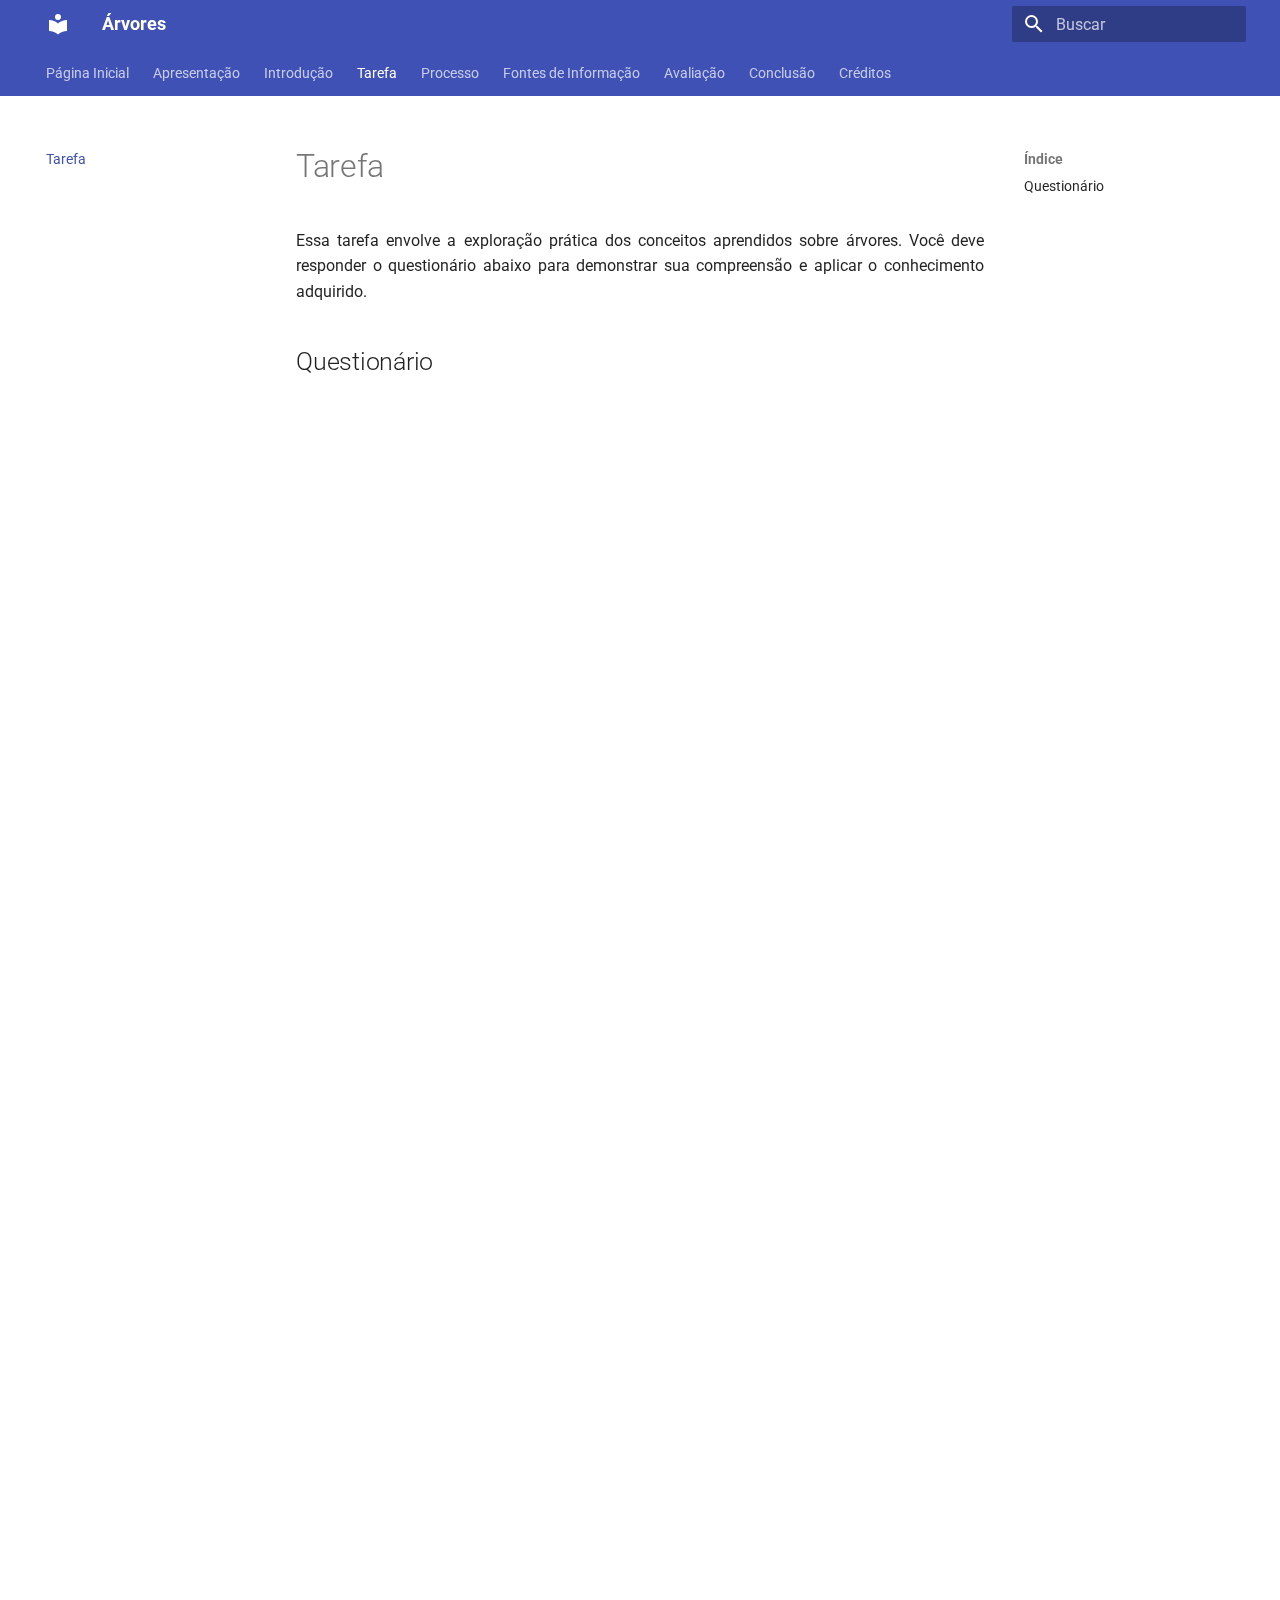
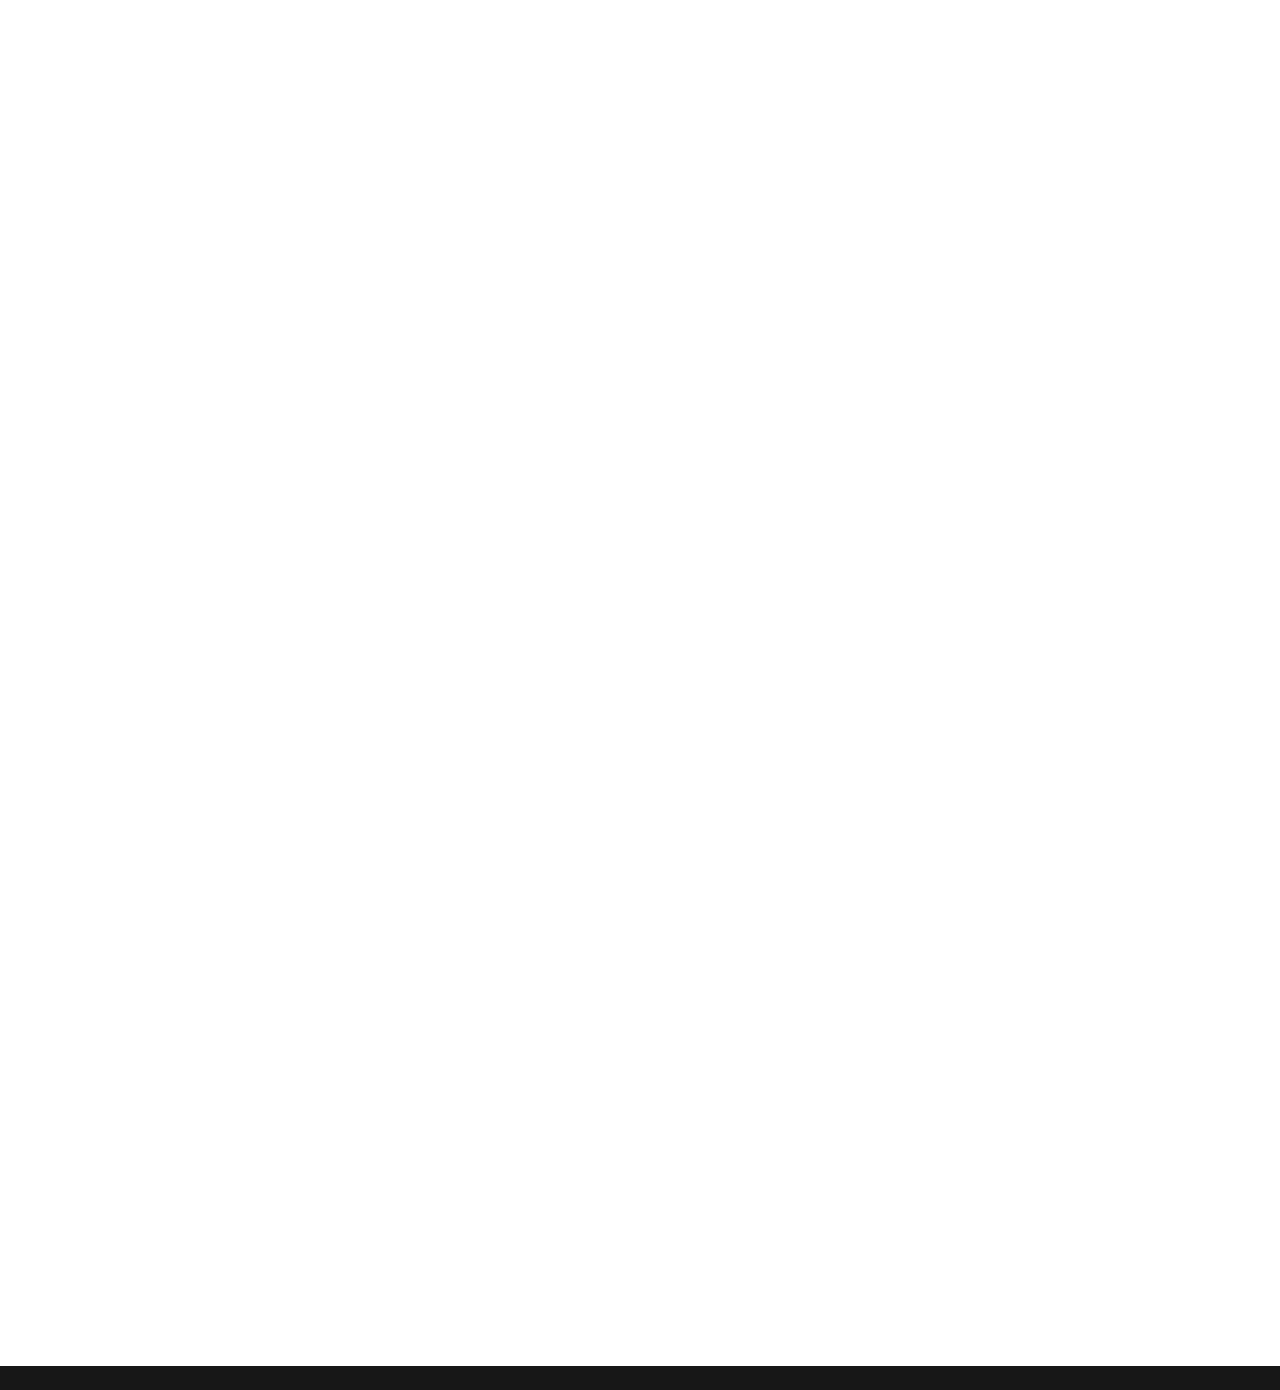
<file: tarefa/index.html>
<!doctype html>
<html lang="pt" class="no-js">
  <head>
    
      <meta charset="utf-8">
      <meta name="viewport" content="width=device-width,initial-scale=1">
      
      
      
      
        <link rel="prev" href="../introducao/">
      
      
        <link rel="next" href="../processo/">
      
      
      <link rel="icon" href="../assets/images/favicon.png">
      <meta name="generator" content="mkdocs-1.6.1, mkdocs-material-9.6.14">
    
    
      
        <title>Tarefa - Árvores</title>
      
    
    
      <link rel="stylesheet" href="../assets/stylesheets/main.342714a4.min.css">
      
      


    
    
      
    
    
      
        
        
        <link rel="preconnect" href="https://fonts.gstatic.com" crossorigin>
        <link rel="stylesheet" href="https://fonts.googleapis.com/css?family=Roboto:300,300i,400,400i,700,700i%7CRoboto+Mono:400,400i,700,700i&display=fallback">
        <style>:root{--md-text-font:"Roboto";--md-code-font:"Roboto Mono"}</style>
      
    
    
      <link rel="stylesheet" href="../css/extra.css">
    
    <script>__md_scope=new URL("..",location),__md_hash=e=>[...e].reduce(((e,_)=>(e<<5)-e+_.charCodeAt(0)),0),__md_get=(e,_=localStorage,t=__md_scope)=>JSON.parse(_.getItem(t.pathname+"."+e)),__md_set=(e,_,t=localStorage,a=__md_scope)=>{try{t.setItem(a.pathname+"."+e,JSON.stringify(_))}catch(e){}}</script>
    
      

    
    
    
  </head>
  
  
    <body dir="ltr">
  
    
    <input class="md-toggle" data-md-toggle="drawer" type="checkbox" id="__drawer" autocomplete="off">
    <input class="md-toggle" data-md-toggle="search" type="checkbox" id="__search" autocomplete="off">
    <label class="md-overlay" for="__drawer"></label>
    <div data-md-component="skip">
      
        
        <a href="#tarefa" class="md-skip">
          Ir para o conteúdo
        </a>
      
    </div>
    <div data-md-component="announce">
      
    </div>
    
    
      

<header class="md-header" data-md-component="header">
  <nav class="md-header__inner md-grid" aria-label="Cabeçalho">
    <a href=".." title="Árvores" class="md-header__button md-logo" aria-label="Árvores" data-md-component="logo">
      
  
  <svg xmlns="http://www.w3.org/2000/svg" viewBox="0 0 24 24"><path d="M12 8a3 3 0 0 0 3-3 3 3 0 0 0-3-3 3 3 0 0 0-3 3 3 3 0 0 0 3 3m0 3.54C9.64 9.35 6.5 8 3 8v11c3.5 0 6.64 1.35 9 3.54 2.36-2.19 5.5-3.54 9-3.54V8c-3.5 0-6.64 1.35-9 3.54"/></svg>

    </a>
    <label class="md-header__button md-icon" for="__drawer">
      
      <svg xmlns="http://www.w3.org/2000/svg" viewBox="0 0 24 24"><path d="M3 6h18v2H3zm0 5h18v2H3zm0 5h18v2H3z"/></svg>
    </label>
    <div class="md-header__title" data-md-component="header-title">
      <div class="md-header__ellipsis">
        <div class="md-header__topic">
          <span class="md-ellipsis">
            Árvores
          </span>
        </div>
        <div class="md-header__topic" data-md-component="header-topic">
          <span class="md-ellipsis">
            
              Tarefa
            
          </span>
        </div>
      </div>
    </div>
    
    
      <script>var palette=__md_get("__palette");if(palette&&palette.color){if("(prefers-color-scheme)"===palette.color.media){var media=matchMedia("(prefers-color-scheme: light)"),input=document.querySelector(media.matches?"[data-md-color-media='(prefers-color-scheme: light)']":"[data-md-color-media='(prefers-color-scheme: dark)']");palette.color.media=input.getAttribute("data-md-color-media"),palette.color.scheme=input.getAttribute("data-md-color-scheme"),palette.color.primary=input.getAttribute("data-md-color-primary"),palette.color.accent=input.getAttribute("data-md-color-accent")}for(var[key,value]of Object.entries(palette.color))document.body.setAttribute("data-md-color-"+key,value)}</script>
    
    
    
      
      
        <label class="md-header__button md-icon" for="__search">
          
          <svg xmlns="http://www.w3.org/2000/svg" viewBox="0 0 24 24"><path d="M9.5 3A6.5 6.5 0 0 1 16 9.5c0 1.61-.59 3.09-1.56 4.23l.27.27h.79l5 5-1.5 1.5-5-5v-.79l-.27-.27A6.52 6.52 0 0 1 9.5 16 6.5 6.5 0 0 1 3 9.5 6.5 6.5 0 0 1 9.5 3m0 2C7 5 5 7 5 9.5S7 14 9.5 14 14 12 14 9.5 12 5 9.5 5"/></svg>
        </label>
        <div class="md-search" data-md-component="search" role="dialog">
  <label class="md-search__overlay" for="__search"></label>
  <div class="md-search__inner" role="search">
    <form class="md-search__form" name="search">
      <input type="text" class="md-search__input" name="query" aria-label="Buscar" placeholder="Buscar" autocapitalize="off" autocorrect="off" autocomplete="off" spellcheck="false" data-md-component="search-query" required>
      <label class="md-search__icon md-icon" for="__search">
        
        <svg xmlns="http://www.w3.org/2000/svg" viewBox="0 0 24 24"><path d="M9.5 3A6.5 6.5 0 0 1 16 9.5c0 1.61-.59 3.09-1.56 4.23l.27.27h.79l5 5-1.5 1.5-5-5v-.79l-.27-.27A6.52 6.52 0 0 1 9.5 16 6.5 6.5 0 0 1 3 9.5 6.5 6.5 0 0 1 9.5 3m0 2C7 5 5 7 5 9.5S7 14 9.5 14 14 12 14 9.5 12 5 9.5 5"/></svg>
        
        <svg xmlns="http://www.w3.org/2000/svg" viewBox="0 0 24 24"><path d="M20 11v2H8l5.5 5.5-1.42 1.42L4.16 12l7.92-7.92L13.5 5.5 8 11z"/></svg>
      </label>
      <nav class="md-search__options" aria-label="Pesquisar">
        
        <button type="reset" class="md-search__icon md-icon" title="Limpar" aria-label="Limpar" tabindex="-1">
          
          <svg xmlns="http://www.w3.org/2000/svg" viewBox="0 0 24 24"><path d="M19 6.41 17.59 5 12 10.59 6.41 5 5 6.41 10.59 12 5 17.59 6.41 19 12 13.41 17.59 19 19 17.59 13.41 12z"/></svg>
        </button>
      </nav>
      
        <div class="md-search__suggest" data-md-component="search-suggest"></div>
      
    </form>
    <div class="md-search__output">
      <div class="md-search__scrollwrap" tabindex="0" data-md-scrollfix>
        <div class="md-search-result" data-md-component="search-result">
          <div class="md-search-result__meta">
            Inicializando a pesquisa
          </div>
          <ol class="md-search-result__list" role="presentation"></ol>
        </div>
      </div>
    </div>
  </div>
</div>
      
    
    
  </nav>
  
</header>
    
    <div class="md-container" data-md-component="container">
      
      
        
          
            
<nav class="md-tabs" aria-label="Abas" data-md-component="tabs">
  <div class="md-grid">
    <ul class="md-tabs__list">
      
        
  
  
  
  
    <li class="md-tabs__item">
      <a href=".." class="md-tabs__link">
        
  
  
    
  
  Página Inicial

      </a>
    </li>
  

      
        
  
  
  
  
    <li class="md-tabs__item">
      <a href="../apresentacao/" class="md-tabs__link">
        
  
  
    
  
  Apresentação

      </a>
    </li>
  

      
        
  
  
  
  
    <li class="md-tabs__item">
      <a href="../introducao/" class="md-tabs__link">
        
  
  
    
  
  Introdução

      </a>
    </li>
  

      
        
  
  
  
    
  
  
    <li class="md-tabs__item md-tabs__item--active">
      <a href="./" class="md-tabs__link">
        
  
  
    
  
  Tarefa

      </a>
    </li>
  

      
        
  
  
  
  
    <li class="md-tabs__item">
      <a href="../processo/" class="md-tabs__link">
        
  
  
    
  
  Processo

      </a>
    </li>
  

      
        
  
  
  
  
    <li class="md-tabs__item">
      <a href="../fontes_de_informacao/" class="md-tabs__link">
        
  
  
    
  
  Fontes de Informação

      </a>
    </li>
  

      
        
  
  
  
  
    <li class="md-tabs__item">
      <a href="../avaliacao/" class="md-tabs__link">
        
  
  
    
  
  Avaliação

      </a>
    </li>
  

      
        
  
  
  
  
    <li class="md-tabs__item">
      <a href="../conclusao/" class="md-tabs__link">
        
  
  
    
  
  Conclusão

      </a>
    </li>
  

      
        
  
  
  
  
    <li class="md-tabs__item">
      <a href="../creditos/" class="md-tabs__link">
        
  
  
    
  
  Créditos

      </a>
    </li>
  

      
    </ul>
  </div>
</nav>
          
        
      
      <main class="md-main" data-md-component="main">
        <div class="md-main__inner md-grid">
          
            
              
              <div class="md-sidebar md-sidebar--primary" data-md-component="sidebar" data-md-type="navigation" >
                <div class="md-sidebar__scrollwrap">
                  <div class="md-sidebar__inner">
                    


  


<nav class="md-nav md-nav--primary md-nav--lifted" aria-label="Navegação" data-md-level="0">
  <label class="md-nav__title" for="__drawer">
    <a href=".." title="Árvores" class="md-nav__button md-logo" aria-label="Árvores" data-md-component="logo">
      
  
  <svg xmlns="http://www.w3.org/2000/svg" viewBox="0 0 24 24"><path d="M12 8a3 3 0 0 0 3-3 3 3 0 0 0-3-3 3 3 0 0 0-3 3 3 3 0 0 0 3 3m0 3.54C9.64 9.35 6.5 8 3 8v11c3.5 0 6.64 1.35 9 3.54 2.36-2.19 5.5-3.54 9-3.54V8c-3.5 0-6.64 1.35-9 3.54"/></svg>

    </a>
    Árvores
  </label>
  
  <ul class="md-nav__list" data-md-scrollfix>
    
      
      
  
  
  
  
    <li class="md-nav__item">
      <a href=".." class="md-nav__link">
        
  
  
  <span class="md-ellipsis">
    Página Inicial
    
  </span>
  

      </a>
    </li>
  

    
      
      
  
  
  
  
    <li class="md-nav__item">
      <a href="../apresentacao/" class="md-nav__link">
        
  
  
  <span class="md-ellipsis">
    Apresentação
    
  </span>
  

      </a>
    </li>
  

    
      
      
  
  
  
  
    <li class="md-nav__item">
      <a href="../introducao/" class="md-nav__link">
        
  
  
  <span class="md-ellipsis">
    Introdução
    
  </span>
  

      </a>
    </li>
  

    
      
      
  
  
    
  
  
  
    <li class="md-nav__item md-nav__item--active">
      
      <input class="md-nav__toggle md-toggle" type="checkbox" id="__toc">
      
      
        
      
      
        <label class="md-nav__link md-nav__link--active" for="__toc">
          
  
  
  <span class="md-ellipsis">
    Tarefa
    
  </span>
  

          <span class="md-nav__icon md-icon"></span>
        </label>
      
      <a href="./" class="md-nav__link md-nav__link--active">
        
  
  
  <span class="md-ellipsis">
    Tarefa
    
  </span>
  

      </a>
      
        

<nav class="md-nav md-nav--secondary" aria-label="Índice">
  
  
  
    
  
  
    <label class="md-nav__title" for="__toc">
      <span class="md-nav__icon md-icon"></span>
      Índice
    </label>
    <ul class="md-nav__list" data-md-component="toc" data-md-scrollfix>
      
        <li class="md-nav__item">
  <a href="#questionario" class="md-nav__link">
    <span class="md-ellipsis">
      Questionário
    </span>
  </a>
  
</li>
      
    </ul>
  
</nav>
      
    </li>
  

    
      
      
  
  
  
  
    <li class="md-nav__item">
      <a href="../processo/" class="md-nav__link">
        
  
  
  <span class="md-ellipsis">
    Processo
    
  </span>
  

      </a>
    </li>
  

    
      
      
  
  
  
  
    <li class="md-nav__item">
      <a href="../fontes_de_informacao/" class="md-nav__link">
        
  
  
  <span class="md-ellipsis">
    Fontes de Informação
    
  </span>
  

      </a>
    </li>
  

    
      
      
  
  
  
  
    <li class="md-nav__item">
      <a href="../avaliacao/" class="md-nav__link">
        
  
  
  <span class="md-ellipsis">
    Avaliação
    
  </span>
  

      </a>
    </li>
  

    
      
      
  
  
  
  
    <li class="md-nav__item">
      <a href="../conclusao/" class="md-nav__link">
        
  
  
  <span class="md-ellipsis">
    Conclusão
    
  </span>
  

      </a>
    </li>
  

    
      
      
  
  
  
  
    <li class="md-nav__item">
      <a href="../creditos/" class="md-nav__link">
        
  
  
  <span class="md-ellipsis">
    Créditos
    
  </span>
  

      </a>
    </li>
  

    
  </ul>
</nav>
                  </div>
                </div>
              </div>
            
            
              
              <div class="md-sidebar md-sidebar--secondary" data-md-component="sidebar" data-md-type="toc" >
                <div class="md-sidebar__scrollwrap">
                  <div class="md-sidebar__inner">
                    

<nav class="md-nav md-nav--secondary" aria-label="Índice">
  
  
  
    
  
  
    <label class="md-nav__title" for="__toc">
      <span class="md-nav__icon md-icon"></span>
      Índice
    </label>
    <ul class="md-nav__list" data-md-component="toc" data-md-scrollfix>
      
        <li class="md-nav__item">
  <a href="#questionario" class="md-nav__link">
    <span class="md-ellipsis">
      Questionário
    </span>
  </a>
  
</li>
      
    </ul>
  
</nav>
                  </div>
                </div>
              </div>
            
          
          
            <div class="md-content" data-md-component="content">
              <article class="md-content__inner md-typeset">
                
                  



<h1 id="tarefa">Tarefa</h1>
<p>Essa tarefa envolve a exploração prática dos conceitos aprendidos sobre árvores. Você deve responder o questionário abaixo para demonstrar sua compreensão e aplicar o conhecimento adquirido.</p>
<h2 id="questionario">Questionário</h2>
<iframe src="https://docs.google.com/forms/d/e/1FAIpQLSecwGWYO6Idt1lKloRewYOuQYMoA1vSuBttgntLo29U3WEjNg/viewform?embedded=true" width="640" height="2539" frameborder="0" marginheight="0" marginwidth="0">Carregando…</iframe>












                
              </article>
            </div>
          
          
<script>var target=document.getElementById(location.hash.slice(1));target&&target.name&&(target.checked=target.name.startsWith("__tabbed_"))</script>
        </div>
        
          <button type="button" class="md-top md-icon" data-md-component="top" hidden>
  
  <svg xmlns="http://www.w3.org/2000/svg" viewBox="0 0 24 24"><path d="M13 20h-2V8l-5.5 5.5-1.42-1.42L12 4.16l7.92 7.92-1.42 1.42L13 8z"/></svg>
  Voltar ao topo
</button>
        
      </main>
      
        <footer class="md-footer">
  
  <div class="md-footer-meta md-typeset">
    <div class="md-footer-meta__inner md-grid">
      <div class="md-copyright">
  
  
</div>
      
    </div>
  </div>
</footer>
      
    </div>
    <div class="md-dialog" data-md-component="dialog">
      <div class="md-dialog__inner md-typeset"></div>
    </div>
    
    
    
      
      <script id="__config" type="application/json">{"base": "..", "features": ["navigation.top", "search.suggest", "search.highlight", "navigation.tabs"], "search": "../assets/javascripts/workers/search.d50fe291.min.js", "tags": null, "translations": {"clipboard.copied": "Copiado para \u00e1rea de transfer\u00eancia", "clipboard.copy": "Copiar para \u00e1rea de transfer\u00eancia", "search.result.more.one": "Mais 1 nesta p\u00e1gina", "search.result.more.other": "Mais # nesta p\u00e1gina", "search.result.none": "Nenhum resultado encontrado", "search.result.one": "1 resultado encontrado", "search.result.other": "# resultados encontrados", "search.result.placeholder": "Digite para iniciar a busca", "search.result.term.missing": "Ausente", "select.version": "Selecione a vers\u00e3o"}, "version": null}</script>
    
    
      <script src="../assets/javascripts/bundle.13a4f30d.min.js"></script>
      
    
  </body>
</html>
</file>
<file: css/extra.css>
.md-typeset p {
  text-align: justify;
}
</file>
<file: assets/stylesheets/main.342714a4.min.css>
@charset "UTF-8";html{-webkit-text-size-adjust:none;-moz-text-size-adjust:none;text-size-adjust:none;box-sizing:border-box}*,:after,:before{box-sizing:inherit}@media (prefers-reduced-motion){*,:after,:before{transition:none!important}}body{margin:0}a,button,input,label{-webkit-tap-highlight-color:transparent}a{color:inherit;text-decoration:none}hr{border:0;box-sizing:initial;display:block;height:.05rem;overflow:visible;padding:0}small{font-size:80%}sub,sup{line-height:1em}img{border-style:none}table{border-collapse:initial;border-spacing:0}td,th{font-weight:400;vertical-align:top}button{background:#0000;border:0;font-family:inherit;font-size:inherit;margin:0;padding:0}input{border:0;outline:none}:root{--md-primary-fg-color:#4051b5;--md-primary-fg-color--light:#5d6cc0;--md-primary-fg-color--dark:#303fa1;--md-primary-bg-color:#fff;--md-primary-bg-color--light:#ffffffb3;--md-accent-fg-color:#526cfe;--md-accent-fg-color--transparent:#526cfe1a;--md-accent-bg-color:#fff;--md-accent-bg-color--light:#ffffffb3}[data-md-color-scheme=default]{color-scheme:light}[data-md-color-scheme=default] img[src$="#gh-dark-mode-only"],[data-md-color-scheme=default] img[src$="#only-dark"]{display:none}:root,[data-md-color-scheme=default]{--md-hue:225deg;--md-default-fg-color:#000000de;--md-default-fg-color--light:#0000008a;--md-default-fg-color--lighter:#00000052;--md-default-fg-color--lightest:#00000012;--md-default-bg-color:#fff;--md-default-bg-color--light:#ffffffb3;--md-default-bg-color--lighter:#ffffff4d;--md-default-bg-color--lightest:#ffffff1f;--md-code-fg-color:#36464e;--md-code-bg-color:#f5f5f5;--md-code-hl-color:#4287ff;--md-code-hl-color--light:#4287ff1a;--md-code-hl-number-color:#d52a2a;--md-code-hl-special-color:#db1457;--md-code-hl-function-color:#a846b9;--md-code-hl-constant-color:#6e59d9;--md-code-hl-keyword-color:#3f6ec6;--md-code-hl-string-color:#1c7d4d;--md-code-hl-name-color:var(--md-code-fg-color);--md-code-hl-operator-color:var(--md-default-fg-color--light);--md-code-hl-punctuation-color:var(--md-default-fg-color--light);--md-code-hl-comment-color:var(--md-default-fg-color--light);--md-code-hl-generic-color:var(--md-default-fg-color--light);--md-code-hl-variable-color:var(--md-default-fg-color--light);--md-typeset-color:var(--md-default-fg-color);--md-typeset-a-color:var(--md-primary-fg-color);--md-typeset-del-color:#f5503d26;--md-typeset-ins-color:#0bd57026;--md-typeset-kbd-color:#fafafa;--md-typeset-kbd-accent-color:#fff;--md-typeset-kbd-border-color:#b8b8b8;--md-typeset-mark-color:#ffff0080;--md-typeset-table-color:#0000001f;--md-typeset-table-color--light:rgba(0,0,0,.035);--md-admonition-fg-color:var(--md-default-fg-color);--md-admonition-bg-color:var(--md-default-bg-color);--md-warning-fg-color:#000000de;--md-warning-bg-color:#ff9;--md-footer-fg-color:#fff;--md-footer-fg-color--light:#ffffffb3;--md-footer-fg-color--lighter:#ffffff73;--md-footer-bg-color:#000000de;--md-footer-bg-color--dark:#00000052;--md-shadow-z1:0 0.2rem 0.5rem #0000000d,0 0 0.05rem #0000001a;--md-shadow-z2:0 0.2rem 0.5rem #0000001a,0 0 0.05rem #00000040;--md-shadow-z3:0 0.2rem 0.5rem #0003,0 0 0.05rem #00000059}.md-icon svg{fill:currentcolor;display:block;height:1.2rem;width:1.2rem}body{-webkit-font-smoothing:antialiased;-moz-osx-font-smoothing:grayscale;--md-text-font-family:var(--md-text-font,_),-apple-system,BlinkMacSystemFont,Helvetica,Arial,sans-serif;--md-code-font-family:var(--md-code-font,_),SFMono-Regular,Consolas,Menlo,monospace}aside,body,input{font-feature-settings:"kern","liga";color:var(--md-typeset-color);font-family:var(--md-text-font-family)}code,kbd,pre{font-feature-settings:"kern";font-family:var(--md-code-font-family)}:root{--md-typeset-table-sort-icon:url('data:image/svg+xml;charset=utf-8,<svg xmlns="http://www.w3.org/2000/svg" viewBox="0 0 24 24"><path d="m18 21-4-4h3V7h-3l4-4 4 4h-3v10h3M2 19v-2h10v2M2 13v-2h7v2M2 7V5h4v2z"/></svg>');--md-typeset-table-sort-icon--asc:url('data:image/svg+xml;charset=utf-8,<svg xmlns="http://www.w3.org/2000/svg" viewBox="0 0 24 24"><path d="M19 17h3l-4 4-4-4h3V3h2M2 17h10v2H2M6 5v2H2V5m0 6h7v2H2z"/></svg>');--md-typeset-table-sort-icon--desc:url('data:image/svg+xml;charset=utf-8,<svg xmlns="http://www.w3.org/2000/svg" viewBox="0 0 24 24"><path d="M19 7h3l-4-4-4 4h3v14h2M2 17h10v2H2M6 5v2H2V5m0 6h7v2H2z"/></svg>')}.md-typeset{-webkit-print-color-adjust:exact;color-adjust:exact;font-size:.8rem;line-height:1.6;overflow-wrap:break-word}@media print{.md-typeset{font-size:.68rem}}.md-typeset blockquote,.md-typeset dl,.md-typeset figure,.md-typeset ol,.md-typeset pre,.md-typeset ul{margin-bottom:1em;margin-top:1em}.md-typeset h1{color:var(--md-default-fg-color--light);font-size:2em;line-height:1.3;margin:0 0 1.25em}.md-typeset h1,.md-typeset h2{font-weight:300;letter-spacing:-.01em}.md-typeset h2{font-size:1.5625em;line-height:1.4;margin:1.6em 0 .64em}.md-typeset h3{font-size:1.25em;font-weight:400;letter-spacing:-.01em;line-height:1.5;margin:1.6em 0 .8em}.md-typeset h2+h3{margin-top:.8em}.md-typeset h4{font-weight:700;letter-spacing:-.01em;margin:1em 0}.md-typeset h5,.md-typeset h6{color:var(--md-default-fg-color--light);font-size:.8em;font-weight:700;letter-spacing:-.01em;margin:1.25em 0}.md-typeset h5{text-transform:uppercase}.md-typeset h5 code{text-transform:none}.md-typeset hr{border-bottom:.05rem solid var(--md-default-fg-color--lightest);display:flow-root;margin:1.5em 0}.md-typeset a{color:var(--md-typeset-a-color);word-break:break-word}.md-typeset a,.md-typeset a:before{transition:color 125ms}.md-typeset a:focus,.md-typeset a:hover{color:var(--md-accent-fg-color)}.md-typeset a:focus code,.md-typeset a:hover code{background-color:var(--md-accent-fg-color--transparent)}.md-typeset a code{color:currentcolor;transition:background-color 125ms}.md-typeset a.focus-visible{outline-color:var(--md-accent-fg-color);outline-offset:.2rem}.md-typeset code,.md-typeset kbd,.md-typeset pre{color:var(--md-code-fg-color);direction:ltr;font-variant-ligatures:none}@media print{.md-typeset code,.md-typeset kbd,.md-typeset pre{white-space:pre-wrap}}.md-typeset code{background-color:var(--md-code-bg-color);border-radius:.1rem;-webkit-box-decoration-break:clone;box-decoration-break:clone;font-size:.85em;padding:0 .2941176471em;word-break:break-word}.md-typeset code:not(.focus-visible){-webkit-tap-highlight-color:transparent;outline:none}.md-typeset pre{display:flow-root;line-height:1.4;position:relative}.md-typeset pre>code{-webkit-box-decoration-break:slice;box-decoration-break:slice;box-shadow:none;display:block;margin:0;outline-color:var(--md-accent-fg-color);overflow:auto;padding:.7720588235em 1.1764705882em;scrollbar-color:var(--md-default-fg-color--lighter) #0000;scrollbar-width:thin;touch-action:auto;word-break:normal}.md-typeset pre>code:hover{scrollbar-color:var(--md-accent-fg-color) #0000}.md-typeset pre>code::-webkit-scrollbar{height:.2rem;width:.2rem}.md-typeset pre>code::-webkit-scrollbar-thumb{background-color:var(--md-default-fg-color--lighter)}.md-typeset pre>code::-webkit-scrollbar-thumb:hover{background-color:var(--md-accent-fg-color)}.md-typeset kbd{background-color:var(--md-typeset-kbd-color);border-radius:.1rem;box-shadow:0 .1rem 0 .05rem var(--md-typeset-kbd-border-color),0 .1rem 0 var(--md-typeset-kbd-border-color),0 -.1rem .2rem var(--md-typeset-kbd-accent-color) inset;color:var(--md-default-fg-color);display:inline-block;font-size:.75em;padding:0 .6666666667em;vertical-align:text-top;word-break:break-word}.md-typeset mark{background-color:var(--md-typeset-mark-color);-webkit-box-decoration-break:clone;box-decoration-break:clone;color:inherit;word-break:break-word}.md-typeset abbr{border-bottom:.05rem dotted var(--md-default-fg-color--light);cursor:help;text-decoration:none}.md-typeset small{opacity:.75}[dir=ltr] .md-typeset sub,[dir=ltr] .md-typeset sup{margin-left:.078125em}[dir=rtl] .md-typeset sub,[dir=rtl] .md-typeset sup{margin-right:.078125em}[dir=ltr] .md-typeset blockquote{padding-left:.6rem}[dir=rtl] .md-typeset blockquote{padding-right:.6rem}[dir=ltr] .md-typeset blockquote{border-left:.2rem solid var(--md-default-fg-color--lighter)}[dir=rtl] .md-typeset blockquote{border-right:.2rem solid var(--md-default-fg-color--lighter)}.md-typeset blockquote{color:var(--md-default-fg-color--light);margin-left:0;margin-right:0}.md-typeset ul{list-style-type:disc}.md-typeset ul[type]{list-style-type:revert-layer}[dir=ltr] .md-typeset ol,[dir=ltr] .md-typeset ul{margin-left:.625em}[dir=rtl] .md-typeset ol,[dir=rtl] .md-typeset ul{margin-right:.625em}.md-typeset ol,.md-typeset ul{padding:0}.md-typeset ol:not([hidden]),.md-typeset ul:not([hidden]){display:flow-root}.md-typeset ol ol,.md-typeset ul ol{list-style-type:lower-alpha}.md-typeset ol ol ol,.md-typeset ul ol ol{list-style-type:lower-roman}.md-typeset ol ol ol ol,.md-typeset ul ol ol ol{list-style-type:upper-alpha}.md-typeset ol ol ol ol ol,.md-typeset ul ol ol ol ol{list-style-type:upper-roman}.md-typeset ol[type],.md-typeset ul[type]{list-style-type:revert-layer}[dir=ltr] .md-typeset ol li,[dir=ltr] .md-typeset ul li{margin-left:1.25em}[dir=rtl] .md-typeset ol li,[dir=rtl] .md-typeset ul li{margin-right:1.25em}.md-typeset ol li,.md-typeset ul li{margin-bottom:.5em}.md-typeset ol li blockquote,.md-typeset ol li p,.md-typeset ul li blockquote,.md-typeset ul li p{margin:.5em 0}.md-typeset ol li:last-child,.md-typeset ul li:last-child{margin-bottom:0}[dir=ltr] .md-typeset ol li ol,[dir=ltr] .md-typeset ol li ul,[dir=ltr] .md-typeset ul li ol,[dir=ltr] .md-typeset ul li ul{margin-left:.625em}[dir=rtl] .md-typeset ol li ol,[dir=rtl] .md-typeset ol li ul,[dir=rtl] .md-typeset ul li ol,[dir=rtl] .md-typeset ul li ul{margin-right:.625em}.md-typeset ol li ol,.md-typeset ol li ul,.md-typeset ul li ol,.md-typeset ul li ul{margin-bottom:.5em;margin-top:.5em}[dir=ltr] .md-typeset dd{margin-left:1.875em}[dir=rtl] .md-typeset dd{margin-right:1.875em}.md-typeset dd{margin-bottom:1.5em;margin-top:1em}.md-typeset img,.md-typeset svg,.md-typeset video{height:auto;max-width:100%}.md-typeset img[align=left]{margin:1em 1em 1em 0}.md-typeset img[align=right]{margin:1em 0 1em 1em}.md-typeset img[align]:only-child{margin-top:0}.md-typeset figure{display:flow-root;margin:1em auto;max-width:100%;text-align:center;width:-moz-fit-content;width:fit-content}.md-typeset figure img{display:block;margin:0 auto}.md-typeset figcaption{font-style:italic;margin:1em auto;max-width:24rem}.md-typeset iframe{max-width:100%}.md-typeset table:not([class]){background-color:var(--md-default-bg-color);border:.05rem solid var(--md-typeset-table-color);border-radius:.1rem;display:inline-block;font-size:.64rem;max-width:100%;overflow:auto;touch-action:auto}@media print{.md-typeset table:not([class]){display:table}}.md-typeset table:not([class])+*{margin-top:1.5em}.md-typeset table:not([class]) td>:first-child,.md-typeset table:not([class]) th>:first-child{margin-top:0}.md-typeset table:not([class]) td>:last-child,.md-typeset table:not([class]) th>:last-child{margin-bottom:0}.md-typeset table:not([class]) td:not([align]),.md-typeset table:not([class]) th:not([align]){text-align:left}[dir=rtl] .md-typeset table:not([class]) td:not([align]),[dir=rtl] .md-typeset table:not([class]) th:not([align]){text-align:right}.md-typeset table:not([class]) th{font-weight:700;min-width:5rem;padding:.9375em 1.25em;vertical-align:top}.md-typeset table:not([class]) td{border-top:.05rem solid var(--md-typeset-table-color);padding:.9375em 1.25em;vertical-align:top}.md-typeset table:not([class]) tbody tr{transition:background-color 125ms}.md-typeset table:not([class]) tbody tr:hover{background-color:var(--md-typeset-table-color--light);box-shadow:0 .05rem 0 var(--md-default-bg-color) inset}.md-typeset table:not([class]) a{word-break:normal}.md-typeset table th[role=columnheader]{cursor:pointer}[dir=ltr] .md-typeset table th[role=columnheader]:after{margin-left:.5em}[dir=rtl] .md-typeset table th[role=columnheader]:after{margin-right:.5em}.md-typeset table th[role=columnheader]:after{content:"";display:inline-block;height:1.2em;-webkit-mask-image:var(--md-typeset-table-sort-icon);mask-image:var(--md-typeset-table-sort-icon);-webkit-mask-repeat:no-repeat;mask-repeat:no-repeat;-webkit-mask-size:contain;mask-size:contain;transition:background-color 125ms;vertical-align:text-bottom;width:1.2em}.md-typeset table th[role=columnheader]:hover:after{background-color:var(--md-default-fg-color--lighter)}.md-typeset table th[role=columnheader][aria-sort=ascending]:after{background-color:var(--md-default-fg-color--light);-webkit-mask-image:var(--md-typeset-table-sort-icon--asc);mask-image:var(--md-typeset-table-sort-icon--asc)}.md-typeset table th[role=columnheader][aria-sort=descending]:after{background-color:var(--md-default-fg-color--light);-webkit-mask-image:var(--md-typeset-table-sort-icon--desc);mask-image:var(--md-typeset-table-sort-icon--desc)}.md-typeset__scrollwrap{margin:1em -.8rem;overflow-x:auto;touch-action:auto}.md-typeset__table{display:inline-block;margin-bottom:.5em;padding:0 .8rem}@media print{.md-typeset__table{display:block}}html .md-typeset__table table{display:table;margin:0;overflow:hidden;width:100%}@media screen and (max-width:44.984375em){.md-content__inner>pre{margin:1em -.8rem}.md-content__inner>pre code{border-radius:0}}.md-typeset .md-author{border-radius:100%;display:block;flex-shrink:0;height:1.6rem;overflow:hidden;position:relative;transition:color 125ms,transform 125ms;width:1.6rem}.md-typeset .md-author img{display:block}.md-typeset .md-author--more{background:var(--md-default-fg-color--lightest);color:var(--md-default-fg-color--lighter);font-size:.6rem;font-weight:700;line-height:1.6rem;text-align:center}.md-typeset .md-author--long{height:2.4rem;width:2.4rem}.md-typeset a.md-author{transform:scale(1)}.md-typeset a.md-author img{border-radius:100%;filter:grayscale(100%) opacity(75%);transition:filter 125ms}.md-typeset a.md-author:focus,.md-typeset a.md-author:hover{transform:scale(1.1);z-index:1}.md-typeset a.md-author:focus img,.md-typeset a.md-author:hover img{filter:grayscale(0)}.md-banner{background-color:var(--md-footer-bg-color);color:var(--md-footer-fg-color);overflow:auto}@media print{.md-banner{display:none}}.md-banner--warning{background-color:var(--md-warning-bg-color);color:var(--md-warning-fg-color)}.md-banner__inner{font-size:.7rem;margin:.6rem auto;padding:0 .8rem}[dir=ltr] .md-banner__button{float:right}[dir=rtl] .md-banner__button{float:left}.md-banner__button{color:inherit;cursor:pointer;transition:opacity .25s}.no-js .md-banner__button{display:none}.md-banner__button:hover{opacity:.7}html{font-size:125%;height:100%;overflow-x:hidden}@media screen and (min-width:100em){html{font-size:137.5%}}@media screen and (min-width:125em){html{font-size:150%}}body{background-color:var(--md-default-bg-color);display:flex;flex-direction:column;font-size:.5rem;min-height:100%;position:relative;width:100%}@media print{body{display:block}}@media screen and (max-width:59.984375em){body[data-md-scrolllock]{position:fixed}}.md-grid{margin-left:auto;margin-right:auto;max-width:61rem}.md-container{display:flex;flex-direction:column;flex-grow:1}@media print{.md-container{display:block}}.md-main{flex-grow:1}.md-main__inner{display:flex;height:100%;margin-top:1.5rem}.md-ellipsis{overflow:hidden;text-overflow:ellipsis}.md-toggle{display:none}.md-option{height:0;opacity:0;position:absolute;width:0}.md-option:checked+label:not([hidden]){display:block}.md-option.focus-visible+label{outline-color:var(--md-accent-fg-color);outline-style:auto}.md-skip{background-color:var(--md-default-fg-color);border-radius:.1rem;color:var(--md-default-bg-color);font-size:.64rem;margin:.5rem;opacity:0;outline-color:var(--md-accent-fg-color);padding:.3rem .5rem;position:fixed;transform:translateY(.4rem);z-index:-1}.md-skip:focus{opacity:1;transform:translateY(0);transition:transform .25s cubic-bezier(.4,0,.2,1),opacity 175ms 75ms;z-index:10}@page{margin:25mm}:root{--md-clipboard-icon:url('data:image/svg+xml;charset=utf-8,<svg xmlns="http://www.w3.org/2000/svg" viewBox="0 0 24 24"><path d="M19 21H8V7h11m0-2H8a2 2 0 0 0-2 2v14a2 2 0 0 0 2 2h11a2 2 0 0 0 2-2V7a2 2 0 0 0-2-2m-3-4H4a2 2 0 0 0-2 2v14h2V3h12z"/></svg>')}.md-clipboard{border-radius:.1rem;color:var(--md-default-fg-color--lightest);cursor:pointer;height:1.5em;outline-color:var(--md-accent-fg-color);outline-offset:.1rem;position:absolute;right:.5em;top:.5em;transition:color .25s;width:1.5em;z-index:1}@media print{.md-clipboard{display:none}}.md-clipboard:not(.focus-visible){-webkit-tap-highlight-color:transparent;outline:none}:hover>.md-clipboard{color:var(--md-default-fg-color--light)}.md-clipboard:focus,.md-clipboard:hover{color:var(--md-accent-fg-color)}.md-clipboard:after{background-color:currentcolor;content:"";display:block;height:1.125em;margin:0 auto;-webkit-mask-image:var(--md-clipboard-icon);mask-image:var(--md-clipboard-icon);-webkit-mask-position:center;mask-position:center;-webkit-mask-repeat:no-repeat;mask-repeat:no-repeat;-webkit-mask-size:contain;mask-size:contain;width:1.125em}.md-clipboard--inline{cursor:pointer}.md-clipboard--inline code{transition:color .25s,background-color .25s}.md-clipboard--inline:focus code,.md-clipboard--inline:hover code{background-color:var(--md-accent-fg-color--transparent);color:var(--md-accent-fg-color)}.md-typeset .md-code__content{display:grid}@keyframes consent{0%{opacity:0;transform:translateY(100%)}to{opacity:1;transform:translateY(0)}}@keyframes overlay{0%{opacity:0}to{opacity:1}}.md-consent__overlay{animation:overlay .25s both;-webkit-backdrop-filter:blur(.1rem);backdrop-filter:blur(.1rem);background-color:#0000008a;height:100%;opacity:1;position:fixed;top:0;width:100%;z-index:5}.md-consent__inner{animation:consent .5s cubic-bezier(.1,.7,.1,1) both;background-color:var(--md-default-bg-color);border:0;border-radius:.1rem;bottom:0;box-shadow:0 0 .2rem #0000001a,0 .2rem .4rem #0003;max-height:100%;overflow:auto;padding:0;position:fixed;width:100%;z-index:5}.md-consent__form{padding:.8rem}.md-consent__settings{display:none;margin:1em 0}input:checked+.md-consent__settings{display:block}.md-consent__controls{margin-bottom:.8rem}.md-typeset .md-consent__controls .md-button{display:inline}@media screen and (max-width:44.984375em){.md-typeset .md-consent__controls .md-button{display:block;margin-top:.4rem;text-align:center;width:100%}}.md-consent label{cursor:pointer}.md-content{flex-grow:1;min-width:0}.md-content__inner{margin:0 .8rem 1.2rem;padding-top:.6rem}@media screen and (min-width:76.25em){[dir=ltr] .md-sidebar--primary:not([hidden])~.md-content>.md-content__inner{margin-left:1.2rem}[dir=ltr] .md-sidebar--secondary:not([hidden])~.md-content>.md-content__inner,[dir=rtl] .md-sidebar--primary:not([hidden])~.md-content>.md-content__inner{margin-right:1.2rem}[dir=rtl] .md-sidebar--secondary:not([hidden])~.md-content>.md-content__inner{margin-left:1.2rem}}.md-content__inner:before{content:"";display:block;height:.4rem}.md-content__inner>:last-child{margin-bottom:0}[dir=ltr] .md-content__button{float:right}[dir=rtl] .md-content__button{float:left}[dir=ltr] .md-content__button{margin-left:.4rem}[dir=rtl] .md-content__button{margin-right:.4rem}.md-content__button{margin:.4rem 0;padding:0}@media print{.md-content__button{display:none}}.md-typeset .md-content__button{color:var(--md-default-fg-color--lighter)}.md-content__button svg{display:inline;vertical-align:top}[dir=rtl] .md-content__button svg{transform:scaleX(-1)}[dir=ltr] .md-dialog{right:.8rem}[dir=rtl] .md-dialog{left:.8rem}.md-dialog{background-color:var(--md-default-fg-color);border-radius:.1rem;bottom:.8rem;box-shadow:var(--md-shadow-z3);min-width:11.1rem;opacity:0;padding:.4rem .6rem;pointer-events:none;position:fixed;transform:translateY(100%);transition:transform 0ms .4s,opacity .4s;z-index:4}@media print{.md-dialog{display:none}}.md-dialog--active{opacity:1;pointer-events:auto;transform:translateY(0);transition:transform .4s cubic-bezier(.075,.85,.175,1),opacity .4s}.md-dialog__inner{color:var(--md-default-bg-color);font-size:.7rem}.md-feedback{margin:2em 0 1em;text-align:center}.md-feedback fieldset{border:none;margin:0;padding:0}.md-feedback__title{font-weight:700;margin:1em auto}.md-feedback__inner{position:relative}.md-feedback__list{display:flex;flex-wrap:wrap;place-content:baseline center;position:relative}.md-feedback__list:hover .md-icon:not(:disabled){color:var(--md-default-fg-color--lighter)}:disabled .md-feedback__list{min-height:1.8rem}.md-feedback__icon{color:var(--md-default-fg-color--light);cursor:pointer;flex-shrink:0;margin:0 .1rem;transition:color 125ms}.md-feedback__icon:not(:disabled).md-icon:hover{color:var(--md-accent-fg-color)}.md-feedback__icon:disabled{color:var(--md-default-fg-color--lightest);pointer-events:none}.md-feedback__note{opacity:0;position:relative;transform:translateY(.4rem);transition:transform .4s cubic-bezier(.1,.7,.1,1),opacity .15s}.md-feedback__note>*{margin:0 auto;max-width:16rem}:disabled .md-feedback__note{opacity:1;transform:translateY(0)}@media print{.md-feedback{display:none}}.md-footer{background-color:var(--md-footer-bg-color);color:var(--md-footer-fg-color)}@media print{.md-footer{display:none}}.md-footer__inner{justify-content:space-between;overflow:auto;padding:.2rem}.md-footer__inner:not([hidden]){display:flex}.md-footer__link{align-items:end;display:flex;flex-grow:0.01;margin-bottom:.4rem;margin-top:1rem;max-width:100%;outline-color:var(--md-accent-fg-color);overflow:hidden;transition:opacity .25s}.md-footer__link:focus,.md-footer__link:hover{opacity:.7}[dir=rtl] .md-footer__link svg{transform:scaleX(-1)}@media screen and (max-width:44.984375em){.md-footer__link--prev{flex-shrink:0}.md-footer__link--prev .md-footer__title{display:none}}[dir=ltr] .md-footer__link--next{margin-left:auto}[dir=rtl] .md-footer__link--next{margin-right:auto}.md-footer__link--next{text-align:right}[dir=rtl] .md-footer__link--next{text-align:left}.md-footer__title{flex-grow:1;font-size:.9rem;margin-bottom:.7rem;max-width:calc(100% - 2.4rem);padding:0 1rem;white-space:nowrap}.md-footer__button{margin:.2rem;padding:.4rem}.md-footer__direction{font-size:.64rem;opacity:.7}.md-footer-meta{background-color:var(--md-footer-bg-color--dark)}.md-footer-meta__inner{display:flex;flex-wrap:wrap;justify-content:space-between;padding:.2rem}html .md-footer-meta.md-typeset a{color:var(--md-footer-fg-color--light)}html .md-footer-meta.md-typeset a:focus,html .md-footer-meta.md-typeset a:hover{color:var(--md-footer-fg-color)}.md-copyright{color:var(--md-footer-fg-color--lighter);font-size:.64rem;margin:auto .6rem;padding:.4rem 0;width:100%}@media screen and (min-width:45em){.md-copyright{width:auto}}.md-copyright__highlight{color:var(--md-footer-fg-color--light)}.md-social{display:inline-flex;gap:.2rem;margin:0 .4rem;padding:.2rem 0 .6rem}@media screen and (min-width:45em){.md-social{padding:.6rem 0}}.md-social__link{display:inline-block;height:1.6rem;text-align:center;width:1.6rem}.md-social__link:before{line-height:1.9}.md-social__link svg{fill:currentcolor;max-height:.8rem;vertical-align:-25%}.md-typeset .md-button{border:.1rem solid;border-radius:.1rem;color:var(--md-primary-fg-color);cursor:pointer;display:inline-block;font-weight:700;padding:.625em 2em;transition:color 125ms,background-color 125ms,border-color 125ms}.md-typeset .md-button--primary{background-color:var(--md-primary-fg-color);border-color:var(--md-primary-fg-color);color:var(--md-primary-bg-color)}.md-typeset .md-button:focus,.md-typeset .md-button:hover{background-color:var(--md-accent-fg-color);border-color:var(--md-accent-fg-color);color:var(--md-accent-bg-color)}[dir=ltr] .md-typeset .md-input{border-top-left-radius:.1rem}[dir=ltr] .md-typeset .md-input,[dir=rtl] .md-typeset .md-input{border-top-right-radius:.1rem}[dir=rtl] .md-typeset .md-input{border-top-left-radius:.1rem}.md-typeset .md-input{border-bottom:.1rem solid var(--md-default-fg-color--lighter);box-shadow:var(--md-shadow-z1);font-size:.8rem;height:1.8rem;padding:0 .6rem;transition:border .25s,box-shadow .25s}.md-typeset .md-input:focus,.md-typeset .md-input:hover{border-bottom-color:var(--md-accent-fg-color);box-shadow:var(--md-shadow-z2)}.md-typeset .md-input--stretch{width:100%}.md-header{background-color:var(--md-primary-fg-color);box-shadow:0 0 .2rem #0000,0 .2rem .4rem #0000;color:var(--md-primary-bg-color);display:block;left:0;position:sticky;right:0;top:0;z-index:4}@media print{.md-header{display:none}}.md-header[hidden]{transform:translateY(-100%);transition:transform .25s cubic-bezier(.8,0,.6,1),box-shadow .25s}.md-header--shadow{box-shadow:0 0 .2rem #0000001a,0 .2rem .4rem #0003;transition:transform .25s cubic-bezier(.1,.7,.1,1),box-shadow .25s}.md-header__inner{align-items:center;display:flex;padding:0 .2rem}.md-header__button{color:currentcolor;cursor:pointer;margin:.2rem;outline-color:var(--md-accent-fg-color);padding:.4rem;position:relative;transition:opacity .25s;vertical-align:middle;z-index:1}.md-header__button:hover{opacity:.7}.md-header__button:not([hidden]){display:inline-block}.md-header__button:not(.focus-visible){-webkit-tap-highlight-color:transparent;outline:none}.md-header__button.md-logo{margin:.2rem;padding:.4rem}@media screen and (max-width:76.234375em){.md-header__button.md-logo{display:none}}.md-header__button.md-logo img,.md-header__button.md-logo svg{fill:currentcolor;display:block;height:1.2rem;width:auto}@media screen and (min-width:60em){.md-header__button[for=__search]{display:none}}.no-js .md-header__button[for=__search]{display:none}[dir=rtl] .md-header__button[for=__search] svg{transform:scaleX(-1)}@media screen and (min-width:76.25em){.md-header__button[for=__drawer]{display:none}}.md-header__topic{display:flex;max-width:100%;position:absolute;transition:transform .4s cubic-bezier(.1,.7,.1,1),opacity .15s;white-space:nowrap}.md-header__topic+.md-header__topic{opacity:0;pointer-events:none;transform:translateX(1.25rem);transition:transform .4s cubic-bezier(1,.7,.1,.1),opacity .15s;z-index:-1}[dir=rtl] .md-header__topic+.md-header__topic{transform:translateX(-1.25rem)}.md-header__topic:first-child{font-weight:700}[dir=ltr] .md-header__title{margin-left:1rem;margin-right:.4rem}[dir=rtl] .md-header__title{margin-left:.4rem;margin-right:1rem}.md-header__title{flex-grow:1;font-size:.9rem;height:2.4rem;line-height:2.4rem}.md-header__title--active .md-header__topic{opacity:0;pointer-events:none;transform:translateX(-1.25rem);transition:transform .4s cubic-bezier(1,.7,.1,.1),opacity .15s;z-index:-1}[dir=rtl] .md-header__title--active .md-header__topic{transform:translateX(1.25rem)}.md-header__title--active .md-header__topic+.md-header__topic{opacity:1;pointer-events:auto;transform:translateX(0);transition:transform .4s cubic-bezier(.1,.7,.1,1),opacity .15s;z-index:0}.md-header__title>.md-header__ellipsis{height:100%;position:relative;width:100%}.md-header__option{display:flex;flex-shrink:0;max-width:100%;transition:max-width 0ms .25s,opacity .25s .25s;white-space:nowrap}[data-md-toggle=search]:checked~.md-header .md-header__option{max-width:0;opacity:0;transition:max-width 0ms,opacity 0ms}.md-header__option>input{bottom:0}.md-header__source{display:none}@media screen and (min-width:60em){[dir=ltr] .md-header__source{margin-left:1rem}[dir=rtl] .md-header__source{margin-right:1rem}.md-header__source{display:block;max-width:11.7rem;width:11.7rem}}@media screen and (min-width:76.25em){[dir=ltr] .md-header__source{margin-left:1.4rem}[dir=rtl] .md-header__source{margin-right:1.4rem}}.md-meta{color:var(--md-default-fg-color--light);font-size:.7rem;line-height:1.3}.md-meta__list{display:inline-flex;flex-wrap:wrap;list-style:none;margin:0;padding:0}.md-meta__item:not(:last-child):after{content:"·";margin-left:.2rem;margin-right:.2rem}.md-meta__link{color:var(--md-typeset-a-color)}.md-meta__link:focus,.md-meta__link:hover{color:var(--md-accent-fg-color)}.md-draft{background-color:#ff1744;border-radius:.125em;color:#fff;display:inline-block;font-weight:700;padding-left:.5714285714em;padding-right:.5714285714em}:root{--md-nav-icon--prev:url('data:image/svg+xml;charset=utf-8,<svg xmlns="http://www.w3.org/2000/svg" viewBox="0 0 24 24"><path d="M20 11v2H8l5.5 5.5-1.42 1.42L4.16 12l7.92-7.92L13.5 5.5 8 11z"/></svg>');--md-nav-icon--next:url('data:image/svg+xml;charset=utf-8,<svg xmlns="http://www.w3.org/2000/svg" viewBox="0 0 24 24"><path d="M8.59 16.58 13.17 12 8.59 7.41 10 6l6 6-6 6z"/></svg>');--md-toc-icon:url('data:image/svg+xml;charset=utf-8,<svg xmlns="http://www.w3.org/2000/svg" viewBox="0 0 24 24"><path d="M3 9h14V7H3zm0 4h14v-2H3zm0 4h14v-2H3zm16 0h2v-2h-2zm0-10v2h2V7zm0 6h2v-2h-2z"/></svg>')}.md-nav{font-size:.7rem;line-height:1.3}.md-nav__title{color:var(--md-default-fg-color--light);display:block;font-weight:700;overflow:hidden;padding:0 .6rem;text-overflow:ellipsis}.md-nav__title .md-nav__button{display:none}.md-nav__title .md-nav__button img{height:100%;width:auto}.md-nav__title .md-nav__button.md-logo img,.md-nav__title .md-nav__button.md-logo svg{fill:currentcolor;display:block;height:2.4rem;max-width:100%;object-fit:contain;width:auto}.md-nav__list{list-style:none;margin:0;padding:0}.md-nav__link{align-items:flex-start;display:flex;gap:.4rem;margin-top:.625em;scroll-snap-align:start;transition:color 125ms}.md-nav__link--passed{color:var(--md-default-fg-color--light)}.md-nav__item .md-nav__link--active,.md-nav__item .md-nav__link--active code{color:var(--md-typeset-a-color)}.md-nav__link .md-ellipsis{position:relative}[dir=ltr] .md-nav__link .md-icon:last-child{margin-left:auto}[dir=rtl] .md-nav__link .md-icon:last-child{margin-right:auto}.md-nav__link svg{fill:currentcolor;flex-shrink:0;height:1.3em;position:relative}.md-nav__link[for]:focus,.md-nav__link[for]:hover,.md-nav__link[href]:focus,.md-nav__link[href]:hover{color:var(--md-accent-fg-color);cursor:pointer}.md-nav__link.focus-visible{outline-color:var(--md-accent-fg-color);outline-offset:.2rem}.md-nav--primary .md-nav__link[for=__toc]{display:none}.md-nav--primary .md-nav__link[for=__toc] .md-icon:after{background-color:currentcolor;display:block;height:100%;-webkit-mask-image:var(--md-toc-icon);mask-image:var(--md-toc-icon);width:100%}.md-nav--primary .md-nav__link[for=__toc]~.md-nav{display:none}.md-nav__container>.md-nav__link{margin-top:0}.md-nav__container>.md-nav__link:first-child{flex-grow:1;min-width:0}.md-nav__icon{flex-shrink:0}.md-nav__source{display:none}@media screen and (max-width:76.234375em){.md-nav--primary,.md-nav--primary .md-nav{background-color:var(--md-default-bg-color);display:flex;flex-direction:column;height:100%;left:0;position:absolute;right:0;top:0;z-index:1}.md-nav--primary .md-nav__item,.md-nav--primary .md-nav__title{font-size:.8rem;line-height:1.5}.md-nav--primary .md-nav__title{background-color:var(--md-default-fg-color--lightest);color:var(--md-default-fg-color--light);cursor:pointer;height:5.6rem;line-height:2.4rem;padding:3rem .8rem .2rem;position:relative;white-space:nowrap}[dir=ltr] .md-nav--primary .md-nav__title .md-nav__icon{left:.4rem}[dir=rtl] .md-nav--primary .md-nav__title .md-nav__icon{right:.4rem}.md-nav--primary .md-nav__title .md-nav__icon{display:block;height:1.2rem;margin:.2rem;position:absolute;top:.4rem;width:1.2rem}.md-nav--primary .md-nav__title .md-nav__icon:after{background-color:currentcolor;content:"";display:block;height:100%;-webkit-mask-image:var(--md-nav-icon--prev);mask-image:var(--md-nav-icon--prev);-webkit-mask-position:center;mask-position:center;-webkit-mask-repeat:no-repeat;mask-repeat:no-repeat;-webkit-mask-size:contain;mask-size:contain;width:100%}.md-nav--primary .md-nav__title~.md-nav__list{background-color:var(--md-default-bg-color);box-shadow:0 .05rem 0 var(--md-default-fg-color--lightest) inset;overflow-y:auto;scroll-snap-type:y mandatory;touch-action:pan-y}.md-nav--primary .md-nav__title~.md-nav__list>:first-child{border-top:0}.md-nav--primary .md-nav__title[for=__drawer]{background-color:var(--md-primary-fg-color);color:var(--md-primary-bg-color);font-weight:700}.md-nav--primary .md-nav__title .md-logo{display:block;left:.2rem;margin:.2rem;padding:.4rem;position:absolute;right:.2rem;top:.2rem}.md-nav--primary .md-nav__list{flex:1}.md-nav--primary .md-nav__item{border-top:.05rem solid var(--md-default-fg-color--lightest)}.md-nav--primary .md-nav__item--active>.md-nav__link{color:var(--md-typeset-a-color)}.md-nav--primary .md-nav__item--active>.md-nav__link:focus,.md-nav--primary .md-nav__item--active>.md-nav__link:hover{color:var(--md-accent-fg-color)}.md-nav--primary .md-nav__link{margin-top:0;padding:.6rem .8rem}.md-nav--primary .md-nav__link svg{margin-top:.1em}.md-nav--primary .md-nav__link>.md-nav__link{padding:0}[dir=ltr] .md-nav--primary .md-nav__link .md-nav__icon{margin-right:-.2rem}[dir=rtl] .md-nav--primary .md-nav__link .md-nav__icon{margin-left:-.2rem}.md-nav--primary .md-nav__link .md-nav__icon{font-size:1.2rem;height:1.2rem;width:1.2rem}.md-nav--primary .md-nav__link .md-nav__icon:after{background-color:currentcolor;content:"";display:block;height:100%;-webkit-mask-image:var(--md-nav-icon--next);mask-image:var(--md-nav-icon--next);-webkit-mask-position:center;mask-position:center;-webkit-mask-repeat:no-repeat;mask-repeat:no-repeat;-webkit-mask-size:contain;mask-size:contain;width:100%}[dir=rtl] .md-nav--primary .md-nav__icon:after{transform:scale(-1)}.md-nav--primary .md-nav--secondary .md-nav{background-color:initial;position:static}[dir=ltr] .md-nav--primary .md-nav--secondary .md-nav .md-nav__link{padding-left:1.4rem}[dir=rtl] .md-nav--primary .md-nav--secondary .md-nav .md-nav__link{padding-right:1.4rem}[dir=ltr] .md-nav--primary .md-nav--secondary .md-nav .md-nav .md-nav__link{padding-left:2rem}[dir=rtl] .md-nav--primary .md-nav--secondary .md-nav .md-nav .md-nav__link{padding-right:2rem}[dir=ltr] .md-nav--primary .md-nav--secondary .md-nav .md-nav .md-nav .md-nav__link{padding-left:2.6rem}[dir=rtl] .md-nav--primary .md-nav--secondary .md-nav .md-nav .md-nav .md-nav__link{padding-right:2.6rem}[dir=ltr] .md-nav--primary .md-nav--secondary .md-nav .md-nav .md-nav .md-nav .md-nav__link{padding-left:3.2rem}[dir=rtl] .md-nav--primary .md-nav--secondary .md-nav .md-nav .md-nav .md-nav .md-nav__link{padding-right:3.2rem}.md-nav--secondary{background-color:initial}.md-nav__toggle~.md-nav{display:flex;opacity:0;transform:translateX(100%);transition:transform .25s cubic-bezier(.8,0,.6,1),opacity 125ms 50ms}[dir=rtl] .md-nav__toggle~.md-nav{transform:translateX(-100%)}.md-nav__toggle:checked~.md-nav{opacity:1;transform:translateX(0);transition:transform .25s cubic-bezier(.4,0,.2,1),opacity 125ms 125ms}.md-nav__toggle:checked~.md-nav>.md-nav__list{-webkit-backface-visibility:hidden;backface-visibility:hidden}}@media screen and (max-width:59.984375em){.md-nav--primary .md-nav__link[for=__toc]{display:flex}.md-nav--primary .md-nav__link[for=__toc] .md-icon:after{content:""}.md-nav--primary .md-nav__link[for=__toc]+.md-nav__link{display:none}.md-nav--primary .md-nav__link[for=__toc]~.md-nav{display:flex}.md-nav__source{background-color:var(--md-primary-fg-color--dark);color:var(--md-primary-bg-color);display:block;padding:0 .2rem}}@media screen and (min-width:60em) and (max-width:76.234375em){.md-nav--integrated .md-nav__link[for=__toc]{display:flex}.md-nav--integrated .md-nav__link[for=__toc] .md-icon:after{content:""}.md-nav--integrated .md-nav__link[for=__toc]+.md-nav__link{display:none}.md-nav--integrated .md-nav__link[for=__toc]~.md-nav{display:flex}}@media screen and (min-width:60em){.md-nav{margin-bottom:-.4rem}.md-nav--secondary .md-nav__title{background:var(--md-default-bg-color);box-shadow:0 0 .4rem .4rem var(--md-default-bg-color);position:sticky;top:0;z-index:1}.md-nav--secondary .md-nav__title[for=__toc]{scroll-snap-align:start}.md-nav--secondary .md-nav__title .md-nav__icon{display:none}[dir=ltr] .md-nav--secondary .md-nav__list{padding-left:.6rem}[dir=rtl] .md-nav--secondary .md-nav__list{padding-right:.6rem}.md-nav--secondary .md-nav__list{padding-bottom:.4rem}[dir=ltr] .md-nav--secondary .md-nav__item>.md-nav__link{margin-right:.4rem}[dir=rtl] .md-nav--secondary .md-nav__item>.md-nav__link{margin-left:.4rem}}@media screen and (min-width:76.25em){.md-nav{margin-bottom:-.4rem;transition:max-height .25s cubic-bezier(.86,0,.07,1)}.md-nav--primary .md-nav__title{background:var(--md-default-bg-color);box-shadow:0 0 .4rem .4rem var(--md-default-bg-color);position:sticky;top:0;z-index:1}.md-nav--primary .md-nav__title[for=__drawer]{scroll-snap-align:start}.md-nav--primary .md-nav__title .md-nav__icon{display:none}[dir=ltr] .md-nav--primary .md-nav__list{padding-left:.6rem}[dir=rtl] .md-nav--primary .md-nav__list{padding-right:.6rem}.md-nav--primary .md-nav__list{padding-bottom:.4rem}[dir=ltr] .md-nav--primary .md-nav__item>.md-nav__link{margin-right:.4rem}[dir=rtl] .md-nav--primary .md-nav__item>.md-nav__link{margin-left:.4rem}.md-nav__toggle~.md-nav{display:grid;grid-template-rows:minmax(.4rem,0fr);opacity:0;transition:grid-template-rows .25s cubic-bezier(.86,0,.07,1),opacity .25s,visibility 0ms .25s;visibility:collapse}.md-nav__toggle~.md-nav>.md-nav__list{overflow:hidden}.md-nav__toggle.md-toggle--indeterminate~.md-nav,.md-nav__toggle:checked~.md-nav{grid-template-rows:minmax(.4rem,1fr);opacity:1;transition:grid-template-rows .25s cubic-bezier(.86,0,.07,1),opacity .15s .1s,visibility 0ms;visibility:visible}.md-nav__toggle.md-toggle--indeterminate~.md-nav{transition:none}.md-nav__item--nested>.md-nav>.md-nav__title{display:none}.md-nav__item--section{display:block;margin:1.25em 0}.md-nav__item--section:last-child{margin-bottom:0}.md-nav__item--section>.md-nav__link{font-weight:700}.md-nav__item--section>.md-nav__link[for]{color:var(--md-default-fg-color--light)}.md-nav__item--section>.md-nav__link:not(.md-nav__container){pointer-events:none}.md-nav__item--section>.md-nav__link .md-icon,.md-nav__item--section>.md-nav__link>[for]{display:none}[dir=ltr] .md-nav__item--section>.md-nav{margin-left:-.6rem}[dir=rtl] .md-nav__item--section>.md-nav{margin-right:-.6rem}.md-nav__item--section>.md-nav{display:block;opacity:1;visibility:visible}.md-nav__item--section>.md-nav>.md-nav__list>.md-nav__item{padding:0}.md-nav__icon{border-radius:100%;height:.9rem;transition:background-color .25s;width:.9rem}.md-nav__icon:hover{background-color:var(--md-accent-fg-color--transparent)}.md-nav__icon:after{background-color:currentcolor;border-radius:100%;content:"";display:inline-block;height:100%;-webkit-mask-image:var(--md-nav-icon--next);mask-image:var(--md-nav-icon--next);-webkit-mask-position:center;mask-position:center;-webkit-mask-repeat:no-repeat;mask-repeat:no-repeat;-webkit-mask-size:contain;mask-size:contain;transition:transform .25s;vertical-align:-.1rem;width:100%}[dir=rtl] .md-nav__icon:after{transform:rotate(180deg)}.md-nav__item--nested .md-nav__toggle:checked~.md-nav__link .md-nav__icon:after,.md-nav__item--nested .md-toggle--indeterminate~.md-nav__link .md-nav__icon:after{transform:rotate(90deg)}.md-nav--lifted>.md-nav__list>.md-nav__item,.md-nav--lifted>.md-nav__title{display:none}.md-nav--lifted>.md-nav__list>.md-nav__item--active{display:block}.md-nav--lifted>.md-nav__list>.md-nav__item--active>.md-nav__link{background:var(--md-default-bg-color);box-shadow:0 0 .4rem .4rem var(--md-default-bg-color);margin-top:0;position:sticky;top:0;z-index:1}.md-nav--lifted>.md-nav__list>.md-nav__item--active>.md-nav__link:not(.md-nav__container){pointer-events:none}.md-nav--lifted>.md-nav__list>.md-nav__item--active.md-nav__item--section{margin:0}[dir=ltr] .md-nav--lifted>.md-nav__list>.md-nav__item>.md-nav:not(.md-nav--secondary){margin-left:-.6rem}[dir=rtl] .md-nav--lifted>.md-nav__list>.md-nav__item>.md-nav:not(.md-nav--secondary){margin-right:-.6rem}.md-nav--lifted>.md-nav__list>.md-nav__item>[for]{color:var(--md-default-fg-color--light)}.md-nav--lifted .md-nav[data-md-level="1"]{grid-template-rows:minmax(.4rem,1fr);opacity:1;visibility:visible}[dir=ltr] .md-nav--integrated>.md-nav__list>.md-nav__item--active .md-nav--secondary{border-left:.05rem solid var(--md-primary-fg-color)}[dir=rtl] .md-nav--integrated>.md-nav__list>.md-nav__item--active .md-nav--secondary{border-right:.05rem solid var(--md-primary-fg-color)}.md-nav--integrated>.md-nav__list>.md-nav__item--active .md-nav--secondary{display:block;margin-bottom:1.25em;opacity:1;visibility:visible}.md-nav--integrated>.md-nav__list>.md-nav__item--active .md-nav--secondary>.md-nav__list{overflow:visible;padding-bottom:0}.md-nav--integrated>.md-nav__list>.md-nav__item--active .md-nav--secondary>.md-nav__title{display:none}}.md-pagination{font-size:.8rem;font-weight:700;gap:.4rem}.md-pagination,.md-pagination>*{align-items:center;display:flex;justify-content:center}.md-pagination>*{border-radius:.2rem;height:1.8rem;min-width:1.8rem;text-align:center}.md-pagination__current{background-color:var(--md-default-fg-color--lightest);color:var(--md-default-fg-color--light)}.md-pagination__link{transition:color 125ms,background-color 125ms}.md-pagination__link:focus,.md-pagination__link:hover{background-color:var(--md-accent-fg-color--transparent);color:var(--md-accent-fg-color)}.md-pagination__link:focus svg,.md-pagination__link:hover svg{color:var(--md-accent-fg-color)}.md-pagination__link.focus-visible{outline-color:var(--md-accent-fg-color);outline-offset:.2rem}.md-pagination__link svg{fill:currentcolor;color:var(--md-default-fg-color--lighter);display:block;max-height:100%;width:1.2rem}.md-post__back{border-bottom:.05rem solid var(--md-default-fg-color--lightest);margin-bottom:1.2rem;padding-bottom:1.2rem}@media screen and (max-width:76.234375em){.md-post__back{display:none}}[dir=rtl] .md-post__back svg{transform:scaleX(-1)}.md-post__authors{display:flex;flex-direction:column;gap:.6rem;margin:0 .6rem 1.2rem}.md-post .md-post__meta a{transition:color 125ms}.md-post .md-post__meta a:focus,.md-post .md-post__meta a:hover{color:var(--md-accent-fg-color)}.md-post__title{color:var(--md-default-fg-color--light);font-weight:700}.md-post--excerpt{margin-bottom:3.2rem}.md-post--excerpt .md-post__header{align-items:center;display:flex;gap:.6rem;min-height:1.6rem}.md-post--excerpt .md-post__authors{align-items:center;display:inline-flex;flex-direction:row;gap:.2rem;margin:0;min-height:2.4rem}[dir=ltr] .md-post--excerpt .md-post__meta .md-meta__list{margin-right:.4rem}[dir=rtl] .md-post--excerpt .md-post__meta .md-meta__list{margin-left:.4rem}.md-post--excerpt .md-post__content>:first-child{--md-scroll-margin:6rem;margin-top:0}.md-post>.md-nav--secondary{margin:1em 0}.md-profile{align-items:center;display:flex;font-size:.7rem;gap:.6rem;line-height:1.4;width:100%}.md-profile__description{flex-grow:1}.md-content--post{display:flex}@media screen and (max-width:76.234375em){.md-content--post{flex-flow:column-reverse}}.md-content--post>.md-content__inner{flex-grow:1;min-width:0}@media screen and (min-width:76.25em){[dir=ltr] .md-content--post>.md-content__inner{margin-left:1.2rem}[dir=rtl] .md-content--post>.md-content__inner{margin-right:1.2rem}}@media screen and (max-width:76.234375em){.md-sidebar.md-sidebar--post{padding:0;position:static;width:100%}.md-sidebar.md-sidebar--post .md-sidebar__scrollwrap{overflow:visible}.md-sidebar.md-sidebar--post .md-sidebar__inner{padding:0}.md-sidebar.md-sidebar--post .md-post__meta{margin-left:.6rem;margin-right:.6rem}.md-sidebar.md-sidebar--post .md-nav__item{border:none;display:inline}.md-sidebar.md-sidebar--post .md-nav__list{display:inline-flex;flex-wrap:wrap;gap:.6rem;padding-bottom:.6rem;padding-top:.6rem}.md-sidebar.md-sidebar--post .md-nav__link{padding:0}.md-sidebar.md-sidebar--post .md-nav{height:auto;margin-bottom:0;position:static}}:root{--md-progress-value:0;--md-progress-delay:400ms}.md-progress{background:var(--md-primary-bg-color);height:.075rem;opacity:min(clamp(0,var(--md-progress-value),1),clamp(0,100 - var(--md-progress-value),1));position:fixed;top:0;transform:scaleX(calc(var(--md-progress-value)*1%));transform-origin:left;transition:transform .5s cubic-bezier(.19,1,.22,1),opacity .25s var(--md-progress-delay);width:100%;z-index:4}:root{--md-search-result-icon:url('data:image/svg+xml;charset=utf-8,<svg xmlns="http://www.w3.org/2000/svg" viewBox="0 0 24 24"><path d="M14 2H6a2 2 0 0 0-2 2v16a2 2 0 0 0 2 2h7c-.41-.25-.8-.56-1.14-.9-.33-.33-.61-.7-.86-1.1H6V4h7v5h5v1.18c.71.16 1.39.43 2 .82V8zm6.31 16.9c1.33-2.11.69-4.9-1.4-6.22-2.11-1.33-4.91-.68-6.22 1.4-1.34 2.11-.69 4.89 1.4 6.22 1.46.93 3.32.93 4.79.02L22 23.39 23.39 22zm-3.81.1a2.5 2.5 0 0 1-2.5-2.5 2.5 2.5 0 0 1 2.5-2.5 2.5 2.5 0 0 1 2.5 2.5 2.5 2.5 0 0 1-2.5 2.5"/></svg>')}.md-search{position:relative}@media screen and (min-width:60em){.md-search{padding:.2rem 0}}.no-js .md-search{display:none}.md-search__overlay{opacity:0;z-index:1}@media screen and (max-width:59.984375em){[dir=ltr] .md-search__overlay{left:-2.2rem}[dir=rtl] .md-search__overlay{right:-2.2rem}.md-search__overlay{background-color:var(--md-default-bg-color);border-radius:1rem;height:2rem;overflow:hidden;pointer-events:none;position:absolute;top:-1rem;transform-origin:center;transition:transform .3s .1s,opacity .2s .2s;width:2rem}[data-md-toggle=search]:checked~.md-header .md-search__overlay{opacity:1;transition:transform .4s,opacity .1s}}@media screen and (min-width:60em){[dir=ltr] .md-search__overlay{left:0}[dir=rtl] .md-search__overlay{right:0}.md-search__overlay{background-color:#0000008a;cursor:pointer;height:0;position:fixed;top:0;transition:width 0ms .25s,height 0ms .25s,opacity .25s;width:0}[data-md-toggle=search]:checked~.md-header .md-search__overlay{height:200vh;opacity:1;transition:width 0ms,height 0ms,opacity .25s;width:100%}}@media screen and (max-width:29.984375em){[data-md-toggle=search]:checked~.md-header .md-search__overlay{transform:scale(45)}}@media screen and (min-width:30em) and (max-width:44.984375em){[data-md-toggle=search]:checked~.md-header .md-search__overlay{transform:scale(60)}}@media screen and (min-width:45em) and (max-width:59.984375em){[data-md-toggle=search]:checked~.md-header .md-search__overlay{transform:scale(75)}}.md-search__inner{-webkit-backface-visibility:hidden;backface-visibility:hidden}@media screen and (max-width:59.984375em){[dir=ltr] .md-search__inner{left:0}[dir=rtl] .md-search__inner{right:0}.md-search__inner{height:0;opacity:0;overflow:hidden;position:fixed;top:0;transform:translateX(5%);transition:width 0ms .3s,height 0ms .3s,transform .15s cubic-bezier(.4,0,.2,1) .15s,opacity .15s .15s;width:0;z-index:2}[dir=rtl] .md-search__inner{transform:translateX(-5%)}[data-md-toggle=search]:checked~.md-header .md-search__inner{height:100%;opacity:1;transform:translateX(0);transition:width 0ms 0ms,height 0ms 0ms,transform .15s cubic-bezier(.1,.7,.1,1) .15s,opacity .15s .15s;width:100%}}@media screen and (min-width:60em){[dir=ltr] .md-search__inner{float:right}[dir=rtl] .md-search__inner{float:left}.md-search__inner{padding:.1rem 0;position:relative;transition:width .25s cubic-bezier(.1,.7,.1,1);width:11.7rem}}@media screen and (min-width:60em) and (max-width:76.234375em){[data-md-toggle=search]:checked~.md-header .md-search__inner{width:23.4rem}}@media screen and (min-width:76.25em){[data-md-toggle=search]:checked~.md-header .md-search__inner{width:34.4rem}}.md-search__form{background-color:var(--md-default-bg-color);box-shadow:0 0 .6rem #0000;height:2.4rem;position:relative;transition:color .25s,background-color .25s;z-index:2}@media screen and (min-width:60em){.md-search__form{background-color:#00000042;border-radius:.1rem;height:1.8rem}.md-search__form:hover{background-color:#ffffff1f}}[data-md-toggle=search]:checked~.md-header .md-search__form{background-color:var(--md-default-bg-color);border-radius:.1rem .1rem 0 0;box-shadow:0 0 .6rem #00000012;color:var(--md-default-fg-color)}[dir=ltr] .md-search__input{padding-left:3.6rem;padding-right:2.2rem}[dir=rtl] .md-search__input{padding-left:2.2rem;padding-right:3.6rem}.md-search__input{background:#0000;font-size:.9rem;height:100%;position:relative;text-overflow:ellipsis;width:100%;z-index:2}.md-search__input::placeholder{transition:color .25s}.md-search__input::placeholder,.md-search__input~.md-search__icon{color:var(--md-default-fg-color--light)}.md-search__input::-ms-clear{display:none}@media screen and (max-width:59.984375em){.md-search__input{font-size:.9rem;height:2.4rem;width:100%}}@media screen and (min-width:60em){[dir=ltr] .md-search__input{padding-left:2.2rem}[dir=rtl] .md-search__input{padding-right:2.2rem}.md-search__input{color:inherit;font-size:.8rem}.md-search__input::placeholder{color:var(--md-primary-bg-color--light)}.md-search__input+.md-search__icon{color:var(--md-primary-bg-color)}[data-md-toggle=search]:checked~.md-header .md-search__input{text-overflow:clip}[data-md-toggle=search]:checked~.md-header .md-search__input+.md-search__icon{color:var(--md-default-fg-color--light)}[data-md-toggle=search]:checked~.md-header .md-search__input::placeholder{color:#0000}}.md-search__icon{cursor:pointer;display:inline-block;height:1.2rem;transition:color .25s,opacity .25s;width:1.2rem}.md-search__icon:hover{opacity:.7}[dir=ltr] .md-search__icon[for=__search]{left:.5rem}[dir=rtl] .md-search__icon[for=__search]{right:.5rem}.md-search__icon[for=__search]{position:absolute;top:.3rem;z-index:2}[dir=rtl] .md-search__icon[for=__search] svg{transform:scaleX(-1)}@media screen and (max-width:59.984375em){[dir=ltr] .md-search__icon[for=__search]{left:.8rem}[dir=rtl] .md-search__icon[for=__search]{right:.8rem}.md-search__icon[for=__search]{top:.6rem}.md-search__icon[for=__search] svg:first-child{display:none}}@media screen and (min-width:60em){.md-search__icon[for=__search]{pointer-events:none}.md-search__icon[for=__search] svg:last-child{display:none}}[dir=ltr] .md-search__options{right:.5rem}[dir=rtl] .md-search__options{left:.5rem}.md-search__options{pointer-events:none;position:absolute;top:.3rem;z-index:2}@media screen and (max-width:59.984375em){[dir=ltr] .md-search__options{right:.8rem}[dir=rtl] .md-search__options{left:.8rem}.md-search__options{top:.6rem}}[dir=ltr] .md-search__options>.md-icon{margin-left:.2rem}[dir=rtl] .md-search__options>.md-icon{margin-right:.2rem}.md-search__options>.md-icon{color:var(--md-default-fg-color--light);opacity:0;transform:scale(.75);transition:transform .15s cubic-bezier(.1,.7,.1,1),opacity .15s}.md-search__options>.md-icon:not(.focus-visible){-webkit-tap-highlight-color:transparent;outline:none}[data-md-toggle=search]:checked~.md-header .md-search__input:valid~.md-search__options>.md-icon{opacity:1;pointer-events:auto;transform:scale(1)}[data-md-toggle=search]:checked~.md-header .md-search__input:valid~.md-search__options>.md-icon:hover{opacity:.7}[dir=ltr] .md-search__suggest{padding-left:3.6rem;padding-right:2.2rem}[dir=rtl] .md-search__suggest{padding-left:2.2rem;padding-right:3.6rem}.md-search__suggest{align-items:center;color:var(--md-default-fg-color--lighter);display:flex;font-size:.9rem;height:100%;opacity:0;position:absolute;top:0;transition:opacity 50ms;white-space:nowrap;width:100%}@media screen and (min-width:60em){[dir=ltr] .md-search__suggest{padding-left:2.2rem}[dir=rtl] .md-search__suggest{padding-right:2.2rem}.md-search__suggest{font-size:.8rem}}[data-md-toggle=search]:checked~.md-header .md-search__suggest{opacity:1;transition:opacity .3s .1s}[dir=ltr] .md-search__output{border-bottom-left-radius:.1rem}[dir=ltr] .md-search__output,[dir=rtl] .md-search__output{border-bottom-right-radius:.1rem}[dir=rtl] .md-search__output{border-bottom-left-radius:.1rem}.md-search__output{overflow:hidden;position:absolute;width:100%;z-index:1}@media screen and (max-width:59.984375em){.md-search__output{bottom:0;top:2.4rem}}@media screen and (min-width:60em){.md-search__output{opacity:0;top:1.9rem;transition:opacity .4s}[data-md-toggle=search]:checked~.md-header .md-search__output{box-shadow:var(--md-shadow-z3);opacity:1}}.md-search__scrollwrap{-webkit-backface-visibility:hidden;backface-visibility:hidden;background-color:var(--md-default-bg-color);height:100%;overflow-y:auto;touch-action:pan-y}@media (-webkit-max-device-pixel-ratio:1),(max-resolution:1dppx){.md-search__scrollwrap{transform:translateZ(0)}}@media screen and (min-width:60em) and (max-width:76.234375em){.md-search__scrollwrap{width:23.4rem}}@media screen and (min-width:76.25em){.md-search__scrollwrap{width:34.4rem}}@media screen and (min-width:60em){.md-search__scrollwrap{max-height:0;scrollbar-color:var(--md-default-fg-color--lighter) #0000;scrollbar-width:thin}[data-md-toggle=search]:checked~.md-header .md-search__scrollwrap{max-height:75vh}.md-search__scrollwrap:hover{scrollbar-color:var(--md-accent-fg-color) #0000}.md-search__scrollwrap::-webkit-scrollbar{height:.2rem;width:.2rem}.md-search__scrollwrap::-webkit-scrollbar-thumb{background-color:var(--md-default-fg-color--lighter)}.md-search__scrollwrap::-webkit-scrollbar-thumb:hover{background-color:var(--md-accent-fg-color)}}.md-search-result{color:var(--md-default-fg-color);word-break:break-word}.md-search-result__meta{background-color:var(--md-default-fg-color--lightest);color:var(--md-default-fg-color--light);font-size:.64rem;line-height:1.8rem;padding:0 .8rem;scroll-snap-align:start}@media screen and (min-width:60em){[dir=ltr] .md-search-result__meta{padding-left:2.2rem}[dir=rtl] .md-search-result__meta{padding-right:2.2rem}}.md-search-result__list{list-style:none;margin:0;padding:0;-webkit-user-select:none;user-select:none}.md-search-result__item{box-shadow:0 -.05rem var(--md-default-fg-color--lightest)}.md-search-result__item:first-child{box-shadow:none}.md-search-result__link{display:block;outline:none;scroll-snap-align:start;transition:background-color .25s}.md-search-result__link:focus,.md-search-result__link:hover{background-color:var(--md-accent-fg-color--transparent)}.md-search-result__link:last-child p:last-child{margin-bottom:.6rem}.md-search-result__more>summary{cursor:pointer;display:block;outline:none;position:sticky;scroll-snap-align:start;top:0;z-index:1}.md-search-result__more>summary::marker{display:none}.md-search-result__more>summary::-webkit-details-marker{display:none}.md-search-result__more>summary>div{color:var(--md-typeset-a-color);font-size:.64rem;padding:.75em .8rem;transition:color .25s,background-color .25s}@media screen and (min-width:60em){[dir=ltr] .md-search-result__more>summary>div{padding-left:2.2rem}[dir=rtl] .md-search-result__more>summary>div{padding-right:2.2rem}}.md-search-result__more>summary:focus>div,.md-search-result__more>summary:hover>div{background-color:var(--md-accent-fg-color--transparent);color:var(--md-accent-fg-color)}.md-search-result__more[open]>summary{background-color:var(--md-default-bg-color)}.md-search-result__article{overflow:hidden;padding:0 .8rem;position:relative}@media screen and (min-width:60em){[dir=ltr] .md-search-result__article{padding-left:2.2rem}[dir=rtl] .md-search-result__article{padding-right:2.2rem}}[dir=ltr] .md-search-result__icon{left:0}[dir=rtl] .md-search-result__icon{right:0}.md-search-result__icon{color:var(--md-default-fg-color--light);height:1.2rem;margin:.5rem;position:absolute;width:1.2rem}@media screen and (max-width:59.984375em){.md-search-result__icon{display:none}}.md-search-result__icon:after{background-color:currentcolor;content:"";display:inline-block;height:100%;-webkit-mask-image:var(--md-search-result-icon);mask-image:var(--md-search-result-icon);-webkit-mask-position:center;mask-position:center;-webkit-mask-repeat:no-repeat;mask-repeat:no-repeat;-webkit-mask-size:contain;mask-size:contain;width:100%}[dir=rtl] .md-search-result__icon:after{transform:scaleX(-1)}.md-search-result .md-typeset{color:var(--md-default-fg-color--light);font-size:.64rem;line-height:1.6}.md-search-result .md-typeset h1{color:var(--md-default-fg-color);font-size:.8rem;font-weight:400;line-height:1.4;margin:.55rem 0}.md-search-result .md-typeset h1 mark{text-decoration:none}.md-search-result .md-typeset h2{color:var(--md-default-fg-color);font-size:.64rem;font-weight:700;line-height:1.6;margin:.5em 0}.md-search-result .md-typeset h2 mark{text-decoration:none}.md-search-result__terms{color:var(--md-default-fg-color);display:block;font-size:.64rem;font-style:italic;margin:.5em 0}.md-search-result mark{background-color:initial;color:var(--md-accent-fg-color);text-decoration:underline}.md-select{position:relative;z-index:1}.md-select__inner{background-color:var(--md-default-bg-color);border-radius:.1rem;box-shadow:var(--md-shadow-z2);color:var(--md-default-fg-color);left:50%;margin-top:.2rem;max-height:0;opacity:0;position:absolute;top:calc(100% - .2rem);transform:translate3d(-50%,.3rem,0);transition:transform .25s 375ms,opacity .25s .25s,max-height 0ms .5s}.md-select:focus-within .md-select__inner,.md-select:hover .md-select__inner{max-height:10rem;opacity:1;transform:translate3d(-50%,0,0);transition:transform .25s cubic-bezier(.1,.7,.1,1),opacity .25s,max-height 0ms}.md-select__inner:after{border-bottom:.2rem solid #0000;border-bottom-color:var(--md-default-bg-color);border-left:.2rem solid #0000;border-right:.2rem solid #0000;border-top:0;content:"";height:0;left:50%;margin-left:-.2rem;margin-top:-.2rem;position:absolute;top:0;width:0}.md-select__list{border-radius:.1rem;font-size:.8rem;list-style-type:none;margin:0;max-height:inherit;overflow:auto;padding:0}.md-select__item{line-height:1.8rem}[dir=ltr] .md-select__link{padding-left:.6rem;padding-right:1.2rem}[dir=rtl] .md-select__link{padding-left:1.2rem;padding-right:.6rem}.md-select__link{cursor:pointer;display:block;outline:none;scroll-snap-align:start;transition:background-color .25s,color .25s;width:100%}.md-select__link:focus,.md-select__link:hover{color:var(--md-accent-fg-color)}.md-select__link:focus{background-color:var(--md-default-fg-color--lightest)}.md-sidebar{align-self:flex-start;flex-shrink:0;padding:1.2rem 0;position:sticky;top:2.4rem;width:12.1rem}@media print{.md-sidebar{display:none}}@media screen and (max-width:76.234375em){[dir=ltr] .md-sidebar--primary{left:-12.1rem}[dir=rtl] .md-sidebar--primary{right:-12.1rem}.md-sidebar--primary{background-color:var(--md-default-bg-color);display:block;height:100%;position:fixed;top:0;transform:translateX(0);transition:transform .25s cubic-bezier(.4,0,.2,1),box-shadow .25s;width:12.1rem;z-index:5}[data-md-toggle=drawer]:checked~.md-container .md-sidebar--primary{box-shadow:var(--md-shadow-z3);transform:translateX(12.1rem)}[dir=rtl] [data-md-toggle=drawer]:checked~.md-container .md-sidebar--primary{transform:translateX(-12.1rem)}.md-sidebar--primary .md-sidebar__scrollwrap{bottom:0;left:0;margin:0;overflow:hidden;position:absolute;right:0;scroll-snap-type:none;top:0}}@media screen and (min-width:76.25em){.md-sidebar{height:0}.no-js .md-sidebar{height:auto}.md-header--lifted~.md-container .md-sidebar{top:4.8rem}}.md-sidebar--secondary{display:none;order:2}@media screen and (min-width:60em){.md-sidebar--secondary{height:0}.no-js .md-sidebar--secondary{height:auto}.md-sidebar--secondary:not([hidden]){display:block}.md-sidebar--secondary .md-sidebar__scrollwrap{touch-action:pan-y}}.md-sidebar__scrollwrap{-webkit-backface-visibility:hidden;backface-visibility:hidden;margin:0 .2rem;overflow-y:auto;scrollbar-color:var(--md-default-fg-color--lighter) #0000}@media screen and (min-width:60em){.md-sidebar__scrollwrap{scrollbar-gutter:stable;scrollbar-width:thin}}.md-sidebar__scrollwrap::-webkit-scrollbar{height:.2rem;width:.2rem}.md-sidebar__scrollwrap:focus-within,.md-sidebar__scrollwrap:hover{scrollbar-color:var(--md-accent-fg-color) #0000}.md-sidebar__scrollwrap:focus-within::-webkit-scrollbar-thumb,.md-sidebar__scrollwrap:hover::-webkit-scrollbar-thumb{background-color:var(--md-default-fg-color--lighter)}.md-sidebar__scrollwrap:focus-within::-webkit-scrollbar-thumb:hover,.md-sidebar__scrollwrap:hover::-webkit-scrollbar-thumb:hover{background-color:var(--md-accent-fg-color)}@supports selector(::-webkit-scrollbar){.md-sidebar__scrollwrap{scrollbar-gutter:auto}[dir=ltr] .md-sidebar__inner{padding-right:calc(100% - 11.5rem)}[dir=rtl] .md-sidebar__inner{padding-left:calc(100% - 11.5rem)}}@media screen and (max-width:76.234375em){.md-overlay{background-color:#0000008a;height:0;opacity:0;position:fixed;top:0;transition:width 0ms .25s,height 0ms .25s,opacity .25s;width:0;z-index:5}[data-md-toggle=drawer]:checked~.md-overlay{height:100%;opacity:1;transition:width 0ms,height 0ms,opacity .25s;width:100%}}@keyframes facts{0%{height:0}to{height:.65rem}}@keyframes fact{0%{opacity:0;transform:translateY(100%)}50%{opacity:0}to{opacity:1;transform:translateY(0)}}:root{--md-source-forks-icon:url('data:image/svg+xml;charset=utf-8,<svg xmlns="http://www.w3.org/2000/svg" viewBox="0 0 16 16"><path d="M5 5.372v.878c0 .414.336.75.75.75h4.5a.75.75 0 0 0 .75-.75v-.878a2.25 2.25 0 1 1 1.5 0v.878a2.25 2.25 0 0 1-2.25 2.25h-1.5v2.128a2.251 2.251 0 1 1-1.5 0V8.5h-1.5A2.25 2.25 0 0 1 3.5 6.25v-.878a2.25 2.25 0 1 1 1.5 0M5 3.25a.75.75 0 1 0-1.5 0 .75.75 0 0 0 1.5 0m6.75.75a.75.75 0 1 0 0-1.5.75.75 0 0 0 0 1.5m-3 8.75a.75.75 0 1 0-1.5 0 .75.75 0 0 0 1.5 0"/></svg>');--md-source-repositories-icon:url('data:image/svg+xml;charset=utf-8,<svg xmlns="http://www.w3.org/2000/svg" viewBox="0 0 16 16"><path d="M2 2.5A2.5 2.5 0 0 1 4.5 0h8.75a.75.75 0 0 1 .75.75v12.5a.75.75 0 0 1-.75.75h-2.5a.75.75 0 0 1 0-1.5h1.75v-2h-8a1 1 0 0 0-.714 1.7.75.75 0 1 1-1.072 1.05A2.5 2.5 0 0 1 2 11.5Zm10.5-1h-8a1 1 0 0 0-1 1v6.708A2.5 2.5 0 0 1 4.5 9h8ZM5 12.25a.25.25 0 0 1 .25-.25h3.5a.25.25 0 0 1 .25.25v3.25a.25.25 0 0 1-.4.2l-1.45-1.087a.25.25 0 0 0-.3 0L5.4 15.7a.25.25 0 0 1-.4-.2Z"/></svg>');--md-source-stars-icon:url('data:image/svg+xml;charset=utf-8,<svg xmlns="http://www.w3.org/2000/svg" viewBox="0 0 16 16"><path d="M8 .25a.75.75 0 0 1 .673.418l1.882 3.815 4.21.612a.75.75 0 0 1 .416 1.279l-3.046 2.97.719 4.192a.751.751 0 0 1-1.088.791L8 12.347l-3.766 1.98a.75.75 0 0 1-1.088-.79l.72-4.194L.818 6.374a.75.75 0 0 1 .416-1.28l4.21-.611L7.327.668A.75.75 0 0 1 8 .25m0 2.445L6.615 5.5a.75.75 0 0 1-.564.41l-3.097.45 2.24 2.184a.75.75 0 0 1 .216.664l-.528 3.084 2.769-1.456a.75.75 0 0 1 .698 0l2.77 1.456-.53-3.084a.75.75 0 0 1 .216-.664l2.24-2.183-3.096-.45a.75.75 0 0 1-.564-.41z"/></svg>');--md-source-version-icon:url('data:image/svg+xml;charset=utf-8,<svg xmlns="http://www.w3.org/2000/svg" viewBox="0 0 16 16"><path d="M1 7.775V2.75C1 1.784 1.784 1 2.75 1h5.025c.464 0 .91.184 1.238.513l6.25 6.25a1.75 1.75 0 0 1 0 2.474l-5.026 5.026a1.75 1.75 0 0 1-2.474 0l-6.25-6.25A1.75 1.75 0 0 1 1 7.775m1.5 0c0 .066.026.13.073.177l6.25 6.25a.25.25 0 0 0 .354 0l5.025-5.025a.25.25 0 0 0 0-.354l-6.25-6.25a.25.25 0 0 0-.177-.073H2.75a.25.25 0 0 0-.25.25ZM6 5a1 1 0 1 1 0 2 1 1 0 0 1 0-2"/></svg>')}.md-source{-webkit-backface-visibility:hidden;backface-visibility:hidden;display:block;font-size:.65rem;line-height:1.2;outline-color:var(--md-accent-fg-color);transition:opacity .25s;white-space:nowrap}.md-source:hover{opacity:.7}.md-source__icon{display:inline-block;height:2.4rem;vertical-align:middle;width:2rem}[dir=ltr] .md-source__icon svg{margin-left:.6rem}[dir=rtl] .md-source__icon svg{margin-right:.6rem}.md-source__icon svg{margin-top:.6rem}[dir=ltr] .md-source__icon+.md-source__repository{padding-left:2rem}[dir=rtl] .md-source__icon+.md-source__repository{padding-right:2rem}[dir=ltr] .md-source__icon+.md-source__repository{margin-left:-2rem}[dir=rtl] .md-source__icon+.md-source__repository{margin-right:-2rem}[dir=ltr] .md-source__repository{margin-left:.6rem}[dir=rtl] .md-source__repository{margin-right:.6rem}.md-source__repository{display:inline-block;max-width:calc(100% - 1.2rem);overflow:hidden;text-overflow:ellipsis;vertical-align:middle}.md-source__facts{display:flex;font-size:.55rem;gap:.4rem;list-style-type:none;margin:.1rem 0 0;opacity:.75;overflow:hidden;padding:0;width:100%}.md-source__repository--active .md-source__facts{animation:facts .25s ease-in}.md-source__fact{overflow:hidden;text-overflow:ellipsis}.md-source__repository--active .md-source__fact{animation:fact .4s ease-out}[dir=ltr] .md-source__fact:before{margin-right:.1rem}[dir=rtl] .md-source__fact:before{margin-left:.1rem}.md-source__fact:before{background-color:currentcolor;content:"";display:inline-block;height:.6rem;-webkit-mask-position:center;mask-position:center;-webkit-mask-repeat:no-repeat;mask-repeat:no-repeat;-webkit-mask-size:contain;mask-size:contain;vertical-align:text-top;width:.6rem}.md-source__fact:nth-child(1n+2){flex-shrink:0}.md-source__fact--version:before{-webkit-mask-image:var(--md-source-version-icon);mask-image:var(--md-source-version-icon)}.md-source__fact--stars:before{-webkit-mask-image:var(--md-source-stars-icon);mask-image:var(--md-source-stars-icon)}.md-source__fact--forks:before{-webkit-mask-image:var(--md-source-forks-icon);mask-image:var(--md-source-forks-icon)}.md-source__fact--repositories:before{-webkit-mask-image:var(--md-source-repositories-icon);mask-image:var(--md-source-repositories-icon)}.md-source-file{margin:1em 0}[dir=ltr] .md-source-file__fact{margin-right:.6rem}[dir=rtl] .md-source-file__fact{margin-left:.6rem}.md-source-file__fact{align-items:center;color:var(--md-default-fg-color--light);display:inline-flex;font-size:.68rem;gap:.3rem}.md-source-file__fact .md-icon{flex-shrink:0;margin-bottom:.05rem}[dir=ltr] .md-source-file__fact .md-author{float:left}[dir=rtl] .md-source-file__fact .md-author{float:right}.md-source-file__fact .md-author{margin-right:.2rem}.md-source-file__fact svg{width:.9rem}:root{--md-status:url('data:image/svg+xml;charset=utf-8,<svg xmlns="http://www.w3.org/2000/svg" viewBox="0 0 24 24"><path d="M11 9h2V7h-2m1 13c-4.41 0-8-3.59-8-8s3.59-8 8-8 8 3.59 8 8-3.59 8-8 8m0-18A10 10 0 0 0 2 12a10 10 0 0 0 10 10 10 10 0 0 0 10-10A10 10 0 0 0 12 2m-1 15h2v-6h-2z"/></svg>');--md-status--new:url('data:image/svg+xml;charset=utf-8,<svg xmlns="http://www.w3.org/2000/svg" viewBox="0 0 24 24"><path d="m23 12-2.44-2.78.34-3.68-3.61-.82-1.89-3.18L12 3 8.6 1.54 6.71 4.72l-3.61.81.34 3.68L1 12l2.44 2.78-.34 3.69 3.61.82 1.89 3.18L12 21l3.4 1.46 1.89-3.18 3.61-.82-.34-3.68zm-10 5h-2v-2h2zm0-4h-2V7h2z"/></svg>');--md-status--deprecated:url('data:image/svg+xml;charset=utf-8,<svg xmlns="http://www.w3.org/2000/svg" viewBox="0 0 24 24"><path d="M9 3v1H4v2h1v13a2 2 0 0 0 2 2h10a2 2 0 0 0 2-2V6h1V4h-5V3zm0 5h2v9H9zm4 0h2v9h-2z"/></svg>');--md-status--encrypted:url('data:image/svg+xml;charset=utf-8,<svg xmlns="http://www.w3.org/2000/svg" viewBox="0 0 24 24"><path d="M12 1 3 5v6c0 5.55 3.84 10.74 9 12 5.16-1.26 9-6.45 9-12V5zm0 6c1.4 0 2.8 1.1 2.8 2.5V11c.6 0 1.2.6 1.2 1.3v3.5c0 .6-.6 1.2-1.3 1.2H9.2c-.6 0-1.2-.6-1.2-1.3v-3.5c0-.6.6-1.2 1.2-1.2V9.5C9.2 8.1 10.6 7 12 7m0 1.2c-.8 0-1.5.5-1.5 1.3V11h3V9.5c0-.8-.7-1.3-1.5-1.3"/></svg>')}.md-status:after{background-color:var(--md-default-fg-color--light);content:"";display:inline-block;height:1.125em;-webkit-mask-image:var(--md-status);mask-image:var(--md-status);-webkit-mask-position:center;mask-position:center;-webkit-mask-repeat:no-repeat;mask-repeat:no-repeat;-webkit-mask-size:contain;mask-size:contain;vertical-align:text-bottom;width:1.125em}.md-status:hover:after{background-color:currentcolor}.md-status--new:after{-webkit-mask-image:var(--md-status--new);mask-image:var(--md-status--new)}.md-status--deprecated:after{-webkit-mask-image:var(--md-status--deprecated);mask-image:var(--md-status--deprecated)}.md-status--encrypted:after{-webkit-mask-image:var(--md-status--encrypted);mask-image:var(--md-status--encrypted)}.md-tabs{background-color:var(--md-primary-fg-color);color:var(--md-primary-bg-color);display:block;line-height:1.3;overflow:auto;width:100%;z-index:3}@media print{.md-tabs{display:none}}@media screen and (max-width:76.234375em){.md-tabs{display:none}}.md-tabs[hidden]{pointer-events:none}[dir=ltr] .md-tabs__list{margin-left:.2rem}[dir=rtl] .md-tabs__list{margin-right:.2rem}.md-tabs__list{contain:content;display:flex;list-style:none;margin:0;overflow:auto;padding:0;scrollbar-width:none;white-space:nowrap}.md-tabs__list::-webkit-scrollbar{display:none}.md-tabs__item{height:2.4rem;padding-left:.6rem;padding-right:.6rem}.md-tabs__item--active .md-tabs__link{color:inherit;opacity:1}.md-tabs__link{-webkit-backface-visibility:hidden;backface-visibility:hidden;display:flex;font-size:.7rem;margin-top:.8rem;opacity:.7;outline-color:var(--md-accent-fg-color);outline-offset:.2rem;transition:transform .4s cubic-bezier(.1,.7,.1,1),opacity .25s}.md-tabs__link:focus,.md-tabs__link:hover{color:inherit;opacity:1}[dir=ltr] .md-tabs__link svg{margin-right:.4rem}[dir=rtl] .md-tabs__link svg{margin-left:.4rem}.md-tabs__link svg{fill:currentcolor;height:1.3em}.md-tabs__item:nth-child(2) .md-tabs__link{transition-delay:20ms}.md-tabs__item:nth-child(3) .md-tabs__link{transition-delay:40ms}.md-tabs__item:nth-child(4) .md-tabs__link{transition-delay:60ms}.md-tabs__item:nth-child(5) .md-tabs__link{transition-delay:80ms}.md-tabs__item:nth-child(6) .md-tabs__link{transition-delay:.1s}.md-tabs__item:nth-child(7) .md-tabs__link{transition-delay:.12s}.md-tabs__item:nth-child(8) .md-tabs__link{transition-delay:.14s}.md-tabs__item:nth-child(9) .md-tabs__link{transition-delay:.16s}.md-tabs__item:nth-child(10) .md-tabs__link{transition-delay:.18s}.md-tabs__item:nth-child(11) .md-tabs__link{transition-delay:.2s}.md-tabs__item:nth-child(12) .md-tabs__link{transition-delay:.22s}.md-tabs__item:nth-child(13) .md-tabs__link{transition-delay:.24s}.md-tabs__item:nth-child(14) .md-tabs__link{transition-delay:.26s}.md-tabs__item:nth-child(15) .md-tabs__link{transition-delay:.28s}.md-tabs__item:nth-child(16) .md-tabs__link{transition-delay:.3s}.md-tabs[hidden] .md-tabs__link{opacity:0;transform:translateY(50%);transition:transform 0ms .1s,opacity .1s}:root{--md-tag-icon:url('data:image/svg+xml;charset=utf-8,<svg xmlns="http://www.w3.org/2000/svg" viewBox="0 0 24 24"><path d="m5.41 21 .71-4h-4l.35-2h4l1.06-6h-4l.35-2h4l.71-4h2l-.71 4h6l.71-4h2l-.71 4h4l-.35 2h-4l-1.06 6h4l-.35 2h-4l-.71 4h-2l.71-4h-6l-.71 4zM9.53 9l-1.06 6h6l1.06-6z"/></svg>')}.md-typeset .md-tags:not([hidden]){display:inline-flex;flex-wrap:wrap;gap:.5em;margin-bottom:.75em;margin-top:-.125em}.md-typeset .md-tag{align-items:center;background:var(--md-default-fg-color--lightest);border-radius:2.4rem;display:inline-flex;font-size:.64rem;font-size:min(.8em,.64rem);font-weight:700;gap:.5em;letter-spacing:normal;line-height:1.6;padding:.3125em .78125em}.md-typeset .md-tag[href]{-webkit-tap-highlight-color:transparent;color:inherit;outline:none;transition:color 125ms,background-color 125ms}.md-typeset .md-tag[href]:focus,.md-typeset .md-tag[href]:hover{background-color:var(--md-accent-fg-color);color:var(--md-accent-bg-color)}[id]>.md-typeset .md-tag{vertical-align:text-top}.md-typeset .md-tag-icon:before{background-color:var(--md-default-fg-color--lighter);content:"";display:inline-block;height:1.2em;-webkit-mask-image:var(--md-tag-icon);mask-image:var(--md-tag-icon);-webkit-mask-position:center;mask-position:center;-webkit-mask-repeat:no-repeat;mask-repeat:no-repeat;-webkit-mask-size:contain;mask-size:contain;transition:background-color 125ms;vertical-align:text-bottom;width:1.2em}.md-typeset .md-tag-icon[href]:focus:before,.md-typeset .md-tag-icon[href]:hover:before{background-color:var(--md-accent-bg-color)}@keyframes pulse{0%{transform:scale(.95)}75%{transform:scale(1)}to{transform:scale(.95)}}:root{--md-annotation-bg-icon:url('data:image/svg+xml;charset=utf-8,<svg xmlns="http://www.w3.org/2000/svg" viewBox="0 0 24 24"><path d="M12 2A10 10 0 0 0 2 12a10 10 0 0 0 10 10 10 10 0 0 0 10-10A10 10 0 0 0 12 2"/></svg>');--md-annotation-icon:url('data:image/svg+xml;charset=utf-8,<svg xmlns="http://www.w3.org/2000/svg" viewBox="0 0 24 24"><path d="M17 13h-4v4h-2v-4H7v-2h4V7h2v4h4m-5-9A10 10 0 0 0 2 12a10 10 0 0 0 10 10 10 10 0 0 0 10-10A10 10 0 0 0 12 2"/></svg>')}.md-tooltip{-webkit-backface-visibility:hidden;backface-visibility:hidden;background-color:var(--md-default-bg-color);border-radius:.1rem;box-shadow:var(--md-shadow-z2);color:var(--md-default-fg-color);font-family:var(--md-text-font-family);left:clamp(var(--md-tooltip-0,0rem) + .8rem,var(--md-tooltip-x),100vw + var(--md-tooltip-0,0rem) + .8rem - var(--md-tooltip-width) - 2 * .8rem);max-width:calc(100vw - 1.6rem);opacity:0;position:absolute;top:var(--md-tooltip-y);transform:translateY(-.4rem);transition:transform 0ms .25s,opacity .25s,z-index .25s;width:var(--md-tooltip-width);z-index:0}.md-tooltip--active{opacity:1;transform:translateY(0);transition:transform .25s cubic-bezier(.1,.7,.1,1),opacity .25s,z-index 0ms;z-index:2}.md-tooltip--inline{font-weight:700;-webkit-user-select:none;user-select:none;width:auto}.md-tooltip--inline:not(.md-tooltip--active){transform:translateY(.2rem) scale(.9)}.md-tooltip--inline .md-tooltip__inner{font-size:.5rem;padding:.2rem .4rem}[hidden]+.md-tooltip--inline{display:none}.focus-visible>.md-tooltip,.md-tooltip:target{outline:var(--md-accent-fg-color) auto}.md-tooltip__inner{font-size:.64rem;padding:.8rem}.md-tooltip__inner.md-typeset>:first-child{margin-top:0}.md-tooltip__inner.md-typeset>:last-child{margin-bottom:0}.md-annotation{font-style:normal;font-weight:400;outline:none;text-align:initial;vertical-align:text-bottom;white-space:normal}[dir=rtl] .md-annotation{direction:rtl}code .md-annotation{font-family:var(--md-code-font-family);font-size:inherit}.md-annotation:not([hidden]){display:inline-block;line-height:1.25}.md-annotation__index{border-radius:.01px;cursor:pointer;display:inline-block;margin-left:.4ch;margin-right:.4ch;outline:none;overflow:hidden;position:relative;-webkit-user-select:none;user-select:none;vertical-align:text-top;z-index:0}.md-annotation .md-annotation__index{transition:z-index .25s}@media screen{.md-annotation__index{width:2.2ch}[data-md-visible]>.md-annotation__index{animation:pulse 2s infinite}.md-annotation__index:before{background:var(--md-default-bg-color);-webkit-mask-image:var(--md-annotation-bg-icon);mask-image:var(--md-annotation-bg-icon)}.md-annotation__index:after,.md-annotation__index:before{content:"";height:2.2ch;-webkit-mask-position:center;mask-position:center;-webkit-mask-repeat:no-repeat;mask-repeat:no-repeat;-webkit-mask-size:contain;mask-size:contain;position:absolute;top:-.1ch;width:2.2ch;z-index:-1}.md-annotation__index:after{background-color:var(--md-default-fg-color--lighter);-webkit-mask-image:var(--md-annotation-icon);mask-image:var(--md-annotation-icon);transform:scale(1.0001);transition:background-color .25s,transform .25s}.md-tooltip--active+.md-annotation__index:after{transform:rotate(45deg)}.md-tooltip--active+.md-annotation__index:after,:hover>.md-annotation__index:after{background-color:var(--md-accent-fg-color)}}.md-tooltip--active+.md-annotation__index{animation-play-state:paused;transition-duration:0ms;z-index:2}.md-annotation__index [data-md-annotation-id]{display:inline-block}@media print{.md-annotation__index [data-md-annotation-id]{background:var(--md-default-fg-color--lighter);border-radius:2ch;color:var(--md-default-bg-color);font-weight:700;padding:0 .6ch;white-space:nowrap}.md-annotation__index [data-md-annotation-id]:after{content:attr(data-md-annotation-id)}}.md-typeset .md-annotation-list{counter-reset:annotation;list-style:none!important}.md-typeset .md-annotation-list li{position:relative}[dir=ltr] .md-typeset .md-annotation-list li:before{left:-2.125em}[dir=rtl] .md-typeset .md-annotation-list li:before{right:-2.125em}.md-typeset .md-annotation-list li:before{background:var(--md-default-fg-color--lighter);border-radius:2ch;color:var(--md-default-bg-color);content:counter(annotation);counter-increment:annotation;font-size:.8875em;font-weight:700;height:2ch;line-height:1.25;min-width:2ch;padding:0 .6ch;position:absolute;text-align:center;top:.25em}:root{--md-tooltip-width:20rem;--md-tooltip-tail:0.3rem}.md-tooltip2{-webkit-backface-visibility:hidden;backface-visibility:hidden;color:var(--md-default-fg-color);font-family:var(--md-text-font-family);opacity:0;pointer-events:none;position:absolute;top:calc(var(--md-tooltip-host-y) + var(--md-tooltip-y));transform:translateY(-.4rem);transform-origin:calc(var(--md-tooltip-host-x) + var(--md-tooltip-x)) 0;transition:transform 0ms .25s,opacity .25s,z-index .25s;width:100%;z-index:0}.md-tooltip2:before{border-left:var(--md-tooltip-tail) solid #0000;border-right:var(--md-tooltip-tail) solid #0000;content:"";display:block;left:clamp(1.5 * .8rem,var(--md-tooltip-host-x) + var(--md-tooltip-x) - var(--md-tooltip-tail),100vw - 2 * var(--md-tooltip-tail) - 1.5 * .8rem);position:absolute;z-index:1}.md-tooltip2--top:before{border-top:var(--md-tooltip-tail) solid var(--md-default-bg-color);bottom:calc(var(--md-tooltip-tail)*-1 + .025rem);filter:drop-shadow(0 1px 0 hsla(0,0%,0%,.05))}.md-tooltip2--bottom:before{border-bottom:var(--md-tooltip-tail) solid var(--md-default-bg-color);filter:drop-shadow(0 -1px 0 hsla(0,0%,0%,.05));top:calc(var(--md-tooltip-tail)*-1 + .025rem)}.md-tooltip2--active{opacity:1;transform:translateY(0);transition:transform .4s cubic-bezier(0,1,.5,1),opacity .25s,z-index 0ms;z-index:2}.md-tooltip2__inner{scrollbar-gutter:stable;background-color:var(--md-default-bg-color);border-radius:.1rem;box-shadow:var(--md-shadow-z2);left:clamp(.8rem,var(--md-tooltip-host-x) - .8rem,100vw - var(--md-tooltip-width) - .8rem);max-height:40vh;max-width:calc(100vw - 1.6rem);position:relative;scrollbar-width:thin}.md-tooltip2__inner::-webkit-scrollbar{height:.2rem;width:.2rem}.md-tooltip2__inner::-webkit-scrollbar-thumb{background-color:var(--md-default-fg-color--lighter)}.md-tooltip2__inner::-webkit-scrollbar-thumb:hover{background-color:var(--md-accent-fg-color)}[role=tooltip]>.md-tooltip2__inner{font-size:.5rem;font-weight:700;left:clamp(.8rem,var(--md-tooltip-host-x) + var(--md-tooltip-x) - var(--md-tooltip-width)/2,100vw - var(--md-tooltip-width) - .8rem);max-width:min(100vw - 2 * .8rem,400px);padding:.2rem .4rem;-webkit-user-select:none;user-select:none;width:-moz-fit-content;width:fit-content}.md-tooltip2__inner.md-typeset>:first-child{margin-top:0}.md-tooltip2__inner.md-typeset>:last-child{margin-bottom:0}[dir=ltr] .md-top{margin-left:50%}[dir=rtl] .md-top{margin-right:50%}.md-top{background-color:var(--md-default-bg-color);border-radius:1.6rem;box-shadow:var(--md-shadow-z2);color:var(--md-default-fg-color--light);cursor:pointer;display:block;font-size:.7rem;outline:none;padding:.4rem .8rem;position:fixed;top:3.2rem;transform:translate(-50%);transition:color 125ms,background-color 125ms,transform 125ms cubic-bezier(.4,0,.2,1),opacity 125ms;z-index:2}@media print{.md-top{display:none}}[dir=rtl] .md-top{transform:translate(50%)}.md-top[hidden]{opacity:0;pointer-events:none;transform:translate(-50%,.2rem);transition-duration:0ms}[dir=rtl] .md-top[hidden]{transform:translate(50%,.2rem)}.md-top:focus,.md-top:hover{background-color:var(--md-accent-fg-color);color:var(--md-accent-bg-color)}.md-top svg{display:inline-block;vertical-align:-.5em}@keyframes hoverfix{0%{pointer-events:none}}:root{--md-version-icon:url('data:image/svg+xml;charset=utf-8,<svg xmlns="http://www.w3.org/2000/svg" viewBox="0 0 320 512"><!--! Font Awesome Free 6.7.2 by @fontawesome - https://fontawesome.com License - https://fontawesome.com/license/free (Icons: CC BY 4.0, Fonts: SIL OFL 1.1, Code: MIT License) Copyright 2024 Fonticons, Inc.--><path d="M137.4 374.6c12.5 12.5 32.8 12.5 45.3 0l128-128c9.2-9.2 11.9-22.9 6.9-34.9S301 191.9 288 191.9L32 192c-12.9 0-24.6 7.8-29.6 19.8s-2.2 25.7 6.9 34.9l128 128z"/></svg>')}.md-version{flex-shrink:0;font-size:.8rem;height:2.4rem}[dir=ltr] .md-version__current{margin-left:1.4rem;margin-right:.4rem}[dir=rtl] .md-version__current{margin-left:.4rem;margin-right:1.4rem}.md-version__current{color:inherit;cursor:pointer;outline:none;position:relative;top:.05rem}[dir=ltr] .md-version__current:after{margin-left:.4rem}[dir=rtl] .md-version__current:after{margin-right:.4rem}.md-version__current:after{background-color:currentcolor;content:"";display:inline-block;height:.6rem;-webkit-mask-image:var(--md-version-icon);mask-image:var(--md-version-icon);-webkit-mask-position:center;mask-position:center;-webkit-mask-repeat:no-repeat;mask-repeat:no-repeat;-webkit-mask-size:contain;mask-size:contain;width:.4rem}.md-version__alias{margin-left:.3rem;opacity:.7}.md-version__list{background-color:var(--md-default-bg-color);border-radius:.1rem;box-shadow:var(--md-shadow-z2);color:var(--md-default-fg-color);list-style-type:none;margin:.2rem .8rem;max-height:0;opacity:0;overflow:auto;padding:0;position:absolute;scroll-snap-type:y mandatory;top:.15rem;transition:max-height 0ms .5s,opacity .25s .25s;z-index:3}.md-version:focus-within .md-version__list,.md-version:hover .md-version__list{max-height:10rem;opacity:1;transition:max-height 0ms,opacity .25s}@media (hover:none),(pointer:coarse){.md-version:hover .md-version__list{animation:hoverfix .25s forwards}.md-version:focus-within .md-version__list{animation:none}}.md-version__item{line-height:1.8rem}[dir=ltr] .md-version__link{padding-left:.6rem;padding-right:1.2rem}[dir=rtl] .md-version__link{padding-left:1.2rem;padding-right:.6rem}.md-version__link{cursor:pointer;display:block;outline:none;scroll-snap-align:start;transition:color .25s,background-color .25s;white-space:nowrap;width:100%}.md-version__link:focus,.md-version__link:hover{color:var(--md-accent-fg-color)}.md-version__link:focus{background-color:var(--md-default-fg-color--lightest)}:root{--md-admonition-icon--note:url('data:image/svg+xml;charset=utf-8,<svg xmlns="http://www.w3.org/2000/svg" viewBox="0 0 24 24"><path d="M12 2C6.47 2 2 6.47 2 12s4.47 10 10 10 10-4.47 10-10S17.53 2 12 2m3.1 5.07c.14 0 .28.05.4.16l1.27 1.27c.23.22.23.57 0 .78l-1 1-2.05-2.05 1-1c.1-.11.24-.16.38-.16m-1.97 1.74 2.06 2.06-6.06 6.06H7.07v-2.06z"/></svg>');--md-admonition-icon--abstract:url('data:image/svg+xml;charset=utf-8,<svg xmlns="http://www.w3.org/2000/svg" viewBox="0 0 24 24"><path d="M17 9H7V7h10m0 6H7v-2h10m-3 6H7v-2h7M12 3a1 1 0 0 1 1 1 1 1 0 0 1-1 1 1 1 0 0 1-1-1 1 1 0 0 1 1-1m7 0h-4.18C14.4 1.84 13.3 1 12 1s-2.4.84-2.82 2H5a2 2 0 0 0-2 2v14a2 2 0 0 0 2 2h14a2 2 0 0 0 2-2V5a2 2 0 0 0-2-2"/></svg>');--md-admonition-icon--info:url('data:image/svg+xml;charset=utf-8,<svg xmlns="http://www.w3.org/2000/svg" viewBox="0 0 24 24"><path d="M13 9h-2V7h2m0 10h-2v-6h2m-1-9A10 10 0 0 0 2 12a10 10 0 0 0 10 10 10 10 0 0 0 10-10A10 10 0 0 0 12 2"/></svg>');--md-admonition-icon--tip:url('data:image/svg+xml;charset=utf-8,<svg xmlns="http://www.w3.org/2000/svg" viewBox="0 0 24 24"><path d="M17.66 11.2c-.23-.3-.51-.56-.77-.82-.67-.6-1.43-1.03-2.07-1.66C13.33 7.26 13 4.85 13.95 3c-.95.23-1.78.75-2.49 1.32-2.59 2.08-3.61 5.75-2.39 8.9.04.1.08.2.08.33 0 .22-.15.42-.35.5-.23.1-.47.04-.66-.12a.6.6 0 0 1-.14-.17c-1.13-1.43-1.31-3.48-.55-5.12C5.78 10 4.87 12.3 5 14.47c.06.5.12 1 .29 1.5.14.6.41 1.2.71 1.73 1.08 1.73 2.95 2.97 4.96 3.22 2.14.27 4.43-.12 6.07-1.6 1.83-1.66 2.47-4.32 1.53-6.6l-.13-.26c-.21-.46-.77-1.26-.77-1.26m-3.16 6.3c-.28.24-.74.5-1.1.6-1.12.4-2.24-.16-2.9-.82 1.19-.28 1.9-1.16 2.11-2.05.17-.8-.15-1.46-.28-2.23-.12-.74-.1-1.37.17-2.06.19.38.39.76.63 1.06.77 1 1.98 1.44 2.24 2.8.04.14.06.28.06.43.03.82-.33 1.72-.93 2.27"/></svg>');--md-admonition-icon--success:url('data:image/svg+xml;charset=utf-8,<svg xmlns="http://www.w3.org/2000/svg" viewBox="0 0 24 24"><path d="M21 7 9 19l-5.5-5.5 1.41-1.41L9 16.17 19.59 5.59z"/></svg>');--md-admonition-icon--question:url('data:image/svg+xml;charset=utf-8,<svg xmlns="http://www.w3.org/2000/svg" viewBox="0 0 24 24"><path d="m15.07 11.25-.9.92C13.45 12.89 13 13.5 13 15h-2v-.5c0-1.11.45-2.11 1.17-2.83l1.24-1.26c.37-.36.59-.86.59-1.41a2 2 0 0 0-2-2 2 2 0 0 0-2 2H8a4 4 0 0 1 4-4 4 4 0 0 1 4 4 3.2 3.2 0 0 1-.93 2.25M13 19h-2v-2h2M12 2A10 10 0 0 0 2 12a10 10 0 0 0 10 10 10 10 0 0 0 10-10c0-5.53-4.5-10-10-10"/></svg>');--md-admonition-icon--warning:url('data:image/svg+xml;charset=utf-8,<svg xmlns="http://www.w3.org/2000/svg" viewBox="0 0 24 24"><path d="M13 14h-2V9h2m0 9h-2v-2h2M1 21h22L12 2z"/></svg>');--md-admonition-icon--failure:url('data:image/svg+xml;charset=utf-8,<svg xmlns="http://www.w3.org/2000/svg" viewBox="0 0 24 24"><path d="M19 6.41 17.59 5 12 10.59 6.41 5 5 6.41 10.59 12 5 17.59 6.41 19 12 13.41 17.59 19 19 17.59 13.41 12z"/></svg>');--md-admonition-icon--danger:url('data:image/svg+xml;charset=utf-8,<svg xmlns="http://www.w3.org/2000/svg" viewBox="0 0 24 24"><path d="m11.5 20 4.86-9.73H13V4l-5 9.73h3.5zM12 2c2.75 0 5.1 1 7.05 2.95S22 9.25 22 12s-1 5.1-2.95 7.05S14.75 22 12 22s-5.1-1-7.05-2.95S2 14.75 2 12s1-5.1 2.95-7.05S9.25 2 12 2"/></svg>');--md-admonition-icon--bug:url('data:image/svg+xml;charset=utf-8,<svg xmlns="http://www.w3.org/2000/svg" viewBox="0 0 24 24"><path d="M11 13h2v1h-2zm10-8v6c0 5.5-3.8 10.7-9 12-5.2-1.3-9-6.5-9-12V5l9-4zm-4 5h-2.2c-.2-.6-.6-1.1-1.1-1.5l1.2-1.2-.7-.7L12.8 8H12c-.2 0-.5 0-.7.1L9.9 6.6l-.8.8 1.2 1.2c-.5.3-.9.8-1.1 1.4H7v1h2v1H7v1h2v1H7v1h2.2c.4 1.2 1.5 2 2.8 2s2.4-.8 2.8-2H17v-1h-2v-1h2v-1h-2v-1h2zm-6 2h2v-1h-2z"/></svg>');--md-admonition-icon--example:url('data:image/svg+xml;charset=utf-8,<svg xmlns="http://www.w3.org/2000/svg" viewBox="0 0 24 24"><path d="M7 2v2h1v14a4 4 0 0 0 4 4 4 4 0 0 0 4-4V4h1V2zm4 14c-.6 0-1-.4-1-1s.4-1 1-1 1 .4 1 1-.4 1-1 1m2-4c-.6 0-1-.4-1-1s.4-1 1-1 1 .4 1 1-.4 1-1 1m1-5h-4V4h4z"/></svg>');--md-admonition-icon--quote:url('data:image/svg+xml;charset=utf-8,<svg xmlns="http://www.w3.org/2000/svg" viewBox="0 0 24 24"><path d="M14 17h3l2-4V7h-6v6h3M6 17h3l2-4V7H5v6h3z"/></svg>')}.md-typeset .admonition,.md-typeset details{background-color:var(--md-admonition-bg-color);border:.075rem solid #448aff;border-radius:.2rem;box-shadow:var(--md-shadow-z1);color:var(--md-admonition-fg-color);display:flow-root;font-size:.64rem;margin:1.5625em 0;padding:0 .6rem;page-break-inside:avoid;transition:box-shadow 125ms}@media print{.md-typeset .admonition,.md-typeset details{box-shadow:none}}.md-typeset .admonition:focus-within,.md-typeset details:focus-within{box-shadow:0 0 0 .2rem #448aff1a}.md-typeset .admonition>*,.md-typeset details>*{box-sizing:border-box}.md-typeset .admonition .admonition,.md-typeset .admonition details,.md-typeset details .admonition,.md-typeset details details{margin-bottom:1em;margin-top:1em}.md-typeset .admonition .md-typeset__scrollwrap,.md-typeset details .md-typeset__scrollwrap{margin:1em -.6rem}.md-typeset .admonition .md-typeset__table,.md-typeset details .md-typeset__table{padding:0 .6rem}.md-typeset .admonition>.tabbed-set:only-child,.md-typeset details>.tabbed-set:only-child{margin-top:0}html .md-typeset .admonition>:last-child,html .md-typeset details>:last-child{margin-bottom:.6rem}[dir=ltr] .md-typeset .admonition-title,[dir=ltr] .md-typeset summary{padding-left:2rem;padding-right:.6rem}[dir=rtl] .md-typeset .admonition-title,[dir=rtl] .md-typeset summary{padding-left:.6rem;padding-right:2rem}[dir=ltr] .md-typeset .admonition-title,[dir=ltr] .md-typeset summary{border-left-width:.2rem}[dir=rtl] .md-typeset .admonition-title,[dir=rtl] .md-typeset summary{border-right-width:.2rem}[dir=ltr] .md-typeset .admonition-title,[dir=ltr] .md-typeset summary{border-top-left-radius:.1rem}[dir=ltr] .md-typeset .admonition-title,[dir=ltr] .md-typeset summary,[dir=rtl] .md-typeset .admonition-title,[dir=rtl] .md-typeset summary{border-top-right-radius:.1rem}[dir=rtl] .md-typeset .admonition-title,[dir=rtl] .md-typeset summary{border-top-left-radius:.1rem}.md-typeset .admonition-title,.md-typeset summary{background-color:#448aff1a;border:none;font-weight:700;margin:0 -.6rem;padding-bottom:.4rem;padding-top:.4rem;position:relative}html .md-typeset .admonition-title:last-child,html .md-typeset summary:last-child{margin-bottom:0}[dir=ltr] .md-typeset .admonition-title:before,[dir=ltr] .md-typeset summary:before{left:.6rem}[dir=rtl] .md-typeset .admonition-title:before,[dir=rtl] .md-typeset summary:before{right:.6rem}.md-typeset .admonition-title:before,.md-typeset summary:before{background-color:#448aff;content:"";height:1rem;-webkit-mask-image:var(--md-admonition-icon--note);mask-image:var(--md-admonition-icon--note);-webkit-mask-position:center;mask-position:center;-webkit-mask-repeat:no-repeat;mask-repeat:no-repeat;-webkit-mask-size:contain;mask-size:contain;position:absolute;top:.625em;width:1rem}.md-typeset .admonition-title code,.md-typeset summary code{box-shadow:0 0 0 .05rem var(--md-default-fg-color--lightest)}.md-typeset .admonition.note,.md-typeset details.note{border-color:#448aff}.md-typeset .admonition.note:focus-within,.md-typeset details.note:focus-within{box-shadow:0 0 0 .2rem #448aff1a}.md-typeset .note>.admonition-title,.md-typeset .note>summary{background-color:#448aff1a}.md-typeset .note>.admonition-title:before,.md-typeset .note>summary:before{background-color:#448aff;-webkit-mask-image:var(--md-admonition-icon--note);mask-image:var(--md-admonition-icon--note)}.md-typeset .note>.admonition-title:after,.md-typeset .note>summary:after{color:#448aff}.md-typeset .admonition.abstract,.md-typeset details.abstract{border-color:#00b0ff}.md-typeset .admonition.abstract:focus-within,.md-typeset details.abstract:focus-within{box-shadow:0 0 0 .2rem #00b0ff1a}.md-typeset .abstract>.admonition-title,.md-typeset .abstract>summary{background-color:#00b0ff1a}.md-typeset .abstract>.admonition-title:before,.md-typeset .abstract>summary:before{background-color:#00b0ff;-webkit-mask-image:var(--md-admonition-icon--abstract);mask-image:var(--md-admonition-icon--abstract)}.md-typeset .abstract>.admonition-title:after,.md-typeset .abstract>summary:after{color:#00b0ff}.md-typeset .admonition.info,.md-typeset details.info{border-color:#00b8d4}.md-typeset .admonition.info:focus-within,.md-typeset details.info:focus-within{box-shadow:0 0 0 .2rem #00b8d41a}.md-typeset .info>.admonition-title,.md-typeset .info>summary{background-color:#00b8d41a}.md-typeset .info>.admonition-title:before,.md-typeset .info>summary:before{background-color:#00b8d4;-webkit-mask-image:var(--md-admonition-icon--info);mask-image:var(--md-admonition-icon--info)}.md-typeset .info>.admonition-title:after,.md-typeset .info>summary:after{color:#00b8d4}.md-typeset .admonition.tip,.md-typeset details.tip{border-color:#00bfa5}.md-typeset .admonition.tip:focus-within,.md-typeset details.tip:focus-within{box-shadow:0 0 0 .2rem #00bfa51a}.md-typeset .tip>.admonition-title,.md-typeset .tip>summary{background-color:#00bfa51a}.md-typeset .tip>.admonition-title:before,.md-typeset .tip>summary:before{background-color:#00bfa5;-webkit-mask-image:var(--md-admonition-icon--tip);mask-image:var(--md-admonition-icon--tip)}.md-typeset .tip>.admonition-title:after,.md-typeset .tip>summary:after{color:#00bfa5}.md-typeset .admonition.success,.md-typeset details.success{border-color:#00c853}.md-typeset .admonition.success:focus-within,.md-typeset details.success:focus-within{box-shadow:0 0 0 .2rem #00c8531a}.md-typeset .success>.admonition-title,.md-typeset .success>summary{background-color:#00c8531a}.md-typeset .success>.admonition-title:before,.md-typeset .success>summary:before{background-color:#00c853;-webkit-mask-image:var(--md-admonition-icon--success);mask-image:var(--md-admonition-icon--success)}.md-typeset .success>.admonition-title:after,.md-typeset .success>summary:after{color:#00c853}.md-typeset .admonition.question,.md-typeset details.question{border-color:#64dd17}.md-typeset .admonition.question:focus-within,.md-typeset details.question:focus-within{box-shadow:0 0 0 .2rem #64dd171a}.md-typeset .question>.admonition-title,.md-typeset .question>summary{background-color:#64dd171a}.md-typeset .question>.admonition-title:before,.md-typeset .question>summary:before{background-color:#64dd17;-webkit-mask-image:var(--md-admonition-icon--question);mask-image:var(--md-admonition-icon--question)}.md-typeset .question>.admonition-title:after,.md-typeset .question>summary:after{color:#64dd17}.md-typeset .admonition.warning,.md-typeset details.warning{border-color:#ff9100}.md-typeset .admonition.warning:focus-within,.md-typeset details.warning:focus-within{box-shadow:0 0 0 .2rem #ff91001a}.md-typeset .warning>.admonition-title,.md-typeset .warning>summary{background-color:#ff91001a}.md-typeset .warning>.admonition-title:before,.md-typeset .warning>summary:before{background-color:#ff9100;-webkit-mask-image:var(--md-admonition-icon--warning);mask-image:var(--md-admonition-icon--warning)}.md-typeset .warning>.admonition-title:after,.md-typeset .warning>summary:after{color:#ff9100}.md-typeset .admonition.failure,.md-typeset details.failure{border-color:#ff5252}.md-typeset .admonition.failure:focus-within,.md-typeset details.failure:focus-within{box-shadow:0 0 0 .2rem #ff52521a}.md-typeset .failure>.admonition-title,.md-typeset .failure>summary{background-color:#ff52521a}.md-typeset .failure>.admonition-title:before,.md-typeset .failure>summary:before{background-color:#ff5252;-webkit-mask-image:var(--md-admonition-icon--failure);mask-image:var(--md-admonition-icon--failure)}.md-typeset .failure>.admonition-title:after,.md-typeset .failure>summary:after{color:#ff5252}.md-typeset .admonition.danger,.md-typeset details.danger{border-color:#ff1744}.md-typeset .admonition.danger:focus-within,.md-typeset details.danger:focus-within{box-shadow:0 0 0 .2rem #ff17441a}.md-typeset .danger>.admonition-title,.md-typeset .danger>summary{background-color:#ff17441a}.md-typeset .danger>.admonition-title:before,.md-typeset .danger>summary:before{background-color:#ff1744;-webkit-mask-image:var(--md-admonition-icon--danger);mask-image:var(--md-admonition-icon--danger)}.md-typeset .danger>.admonition-title:after,.md-typeset .danger>summary:after{color:#ff1744}.md-typeset .admonition.bug,.md-typeset details.bug{border-color:#f50057}.md-typeset .admonition.bug:focus-within,.md-typeset details.bug:focus-within{box-shadow:0 0 0 .2rem #f500571a}.md-typeset .bug>.admonition-title,.md-typeset .bug>summary{background-color:#f500571a}.md-typeset .bug>.admonition-title:before,.md-typeset .bug>summary:before{background-color:#f50057;-webkit-mask-image:var(--md-admonition-icon--bug);mask-image:var(--md-admonition-icon--bug)}.md-typeset .bug>.admonition-title:after,.md-typeset .bug>summary:after{color:#f50057}.md-typeset .admonition.example,.md-typeset details.example{border-color:#7c4dff}.md-typeset .admonition.example:focus-within,.md-typeset details.example:focus-within{box-shadow:0 0 0 .2rem #7c4dff1a}.md-typeset .example>.admonition-title,.md-typeset .example>summary{background-color:#7c4dff1a}.md-typeset .example>.admonition-title:before,.md-typeset .example>summary:before{background-color:#7c4dff;-webkit-mask-image:var(--md-admonition-icon--example);mask-image:var(--md-admonition-icon--example)}.md-typeset .example>.admonition-title:after,.md-typeset .example>summary:after{color:#7c4dff}.md-typeset .admonition.quote,.md-typeset details.quote{border-color:#9e9e9e}.md-typeset .admonition.quote:focus-within,.md-typeset details.quote:focus-within{box-shadow:0 0 0 .2rem #9e9e9e1a}.md-typeset .quote>.admonition-title,.md-typeset .quote>summary{background-color:#9e9e9e1a}.md-typeset .quote>.admonition-title:before,.md-typeset .quote>summary:before{background-color:#9e9e9e;-webkit-mask-image:var(--md-admonition-icon--quote);mask-image:var(--md-admonition-icon--quote)}.md-typeset .quote>.admonition-title:after,.md-typeset .quote>summary:after{color:#9e9e9e}:root{--md-footnotes-icon:url('data:image/svg+xml;charset=utf-8,<svg xmlns="http://www.w3.org/2000/svg" viewBox="0 0 24 24"><path d="M19 7v4H5.83l3.58-3.59L8 6l-6 6 6 6 1.41-1.42L5.83 13H21V7z"/></svg>')}.md-typeset .footnote{color:var(--md-default-fg-color--light);font-size:.64rem}[dir=ltr] .md-typeset .footnote>ol{margin-left:0}[dir=rtl] .md-typeset .footnote>ol{margin-right:0}.md-typeset .footnote>ol>li{transition:color 125ms}.md-typeset .footnote>ol>li:target{color:var(--md-default-fg-color)}.md-typeset .footnote>ol>li:focus-within .footnote-backref{opacity:1;transform:translateX(0);transition:none}.md-typeset .footnote>ol>li:hover .footnote-backref,.md-typeset .footnote>ol>li:target .footnote-backref{opacity:1;transform:translateX(0)}.md-typeset .footnote>ol>li>:first-child{margin-top:0}.md-typeset .footnote-ref{font-size:.75em;font-weight:700}html .md-typeset .footnote-ref{outline-offset:.1rem}.md-typeset [id^="fnref:"]:target>.footnote-ref{outline:auto}.md-typeset .footnote-backref{color:var(--md-typeset-a-color);display:inline-block;font-size:0;opacity:0;transform:translateX(.25rem);transition:color .25s,transform .25s .25s,opacity 125ms .25s;vertical-align:text-bottom}@media print{.md-typeset .footnote-backref{color:var(--md-typeset-a-color);opacity:1;transform:translateX(0)}}[dir=rtl] .md-typeset .footnote-backref{transform:translateX(-.25rem)}.md-typeset .footnote-backref:hover{color:var(--md-accent-fg-color)}.md-typeset .footnote-backref:before{background-color:currentcolor;content:"";display:inline-block;height:.8rem;-webkit-mask-image:var(--md-footnotes-icon);mask-image:var(--md-footnotes-icon);-webkit-mask-position:center;mask-position:center;-webkit-mask-repeat:no-repeat;mask-repeat:no-repeat;-webkit-mask-size:contain;mask-size:contain;width:.8rem}[dir=rtl] .md-typeset .footnote-backref:before{transform:scaleX(-1)}[dir=ltr] .md-typeset .headerlink{margin-left:.5rem}[dir=rtl] .md-typeset .headerlink{margin-right:.5rem}.md-typeset .headerlink{color:var(--md-default-fg-color--lighter);display:inline-block;opacity:0;transition:color .25s,opacity 125ms}@media print{.md-typeset .headerlink{display:none}}.md-typeset .headerlink:focus,.md-typeset :hover>.headerlink,.md-typeset :target>.headerlink{opacity:1;transition:color .25s,opacity 125ms}.md-typeset .headerlink:focus,.md-typeset .headerlink:hover,.md-typeset :target>.headerlink{color:var(--md-accent-fg-color)}.md-typeset :target{--md-scroll-margin:3.6rem;--md-scroll-offset:0rem;scroll-margin-top:calc(var(--md-scroll-margin) - var(--md-scroll-offset))}@media screen and (min-width:76.25em){.md-header--lifted~.md-container .md-typeset :target{--md-scroll-margin:6rem}}.md-typeset h1:target,.md-typeset h2:target,.md-typeset h3:target{--md-scroll-offset:0.2rem}.md-typeset h4:target{--md-scroll-offset:0.15rem}.md-typeset div.arithmatex{overflow:auto}@media screen and (max-width:44.984375em){.md-typeset div.arithmatex{margin:0 -.8rem}.md-typeset div.arithmatex>*{width:min-content}}.md-typeset div.arithmatex>*{margin-left:auto!important;margin-right:auto!important;padding:0 .8rem;touch-action:auto}.md-typeset div.arithmatex>* mjx-container{margin:0!important}.md-typeset div.arithmatex mjx-assistive-mml{height:0}.md-typeset del.critic{background-color:var(--md-typeset-del-color)}.md-typeset del.critic,.md-typeset ins.critic{-webkit-box-decoration-break:clone;box-decoration-break:clone}.md-typeset ins.critic{background-color:var(--md-typeset-ins-color)}.md-typeset .critic.comment{-webkit-box-decoration-break:clone;box-decoration-break:clone;color:var(--md-code-hl-comment-color)}.md-typeset .critic.comment:before{content:"/* "}.md-typeset .critic.comment:after{content:" */"}.md-typeset .critic.block{box-shadow:none;display:block;margin:1em 0;overflow:auto;padding-left:.8rem;padding-right:.8rem}.md-typeset .critic.block>:first-child{margin-top:.5em}.md-typeset .critic.block>:last-child{margin-bottom:.5em}:root{--md-details-icon:url('data:image/svg+xml;charset=utf-8,<svg xmlns="http://www.w3.org/2000/svg" viewBox="0 0 24 24"><path d="M8.59 16.58 13.17 12 8.59 7.41 10 6l6 6-6 6z"/></svg>')}.md-typeset details{display:flow-root;overflow:visible;padding-top:0}.md-typeset details[open]>summary:after{transform:rotate(90deg)}.md-typeset details:not([open]){box-shadow:none;padding-bottom:0}.md-typeset details:not([open])>summary{border-radius:.1rem}[dir=ltr] .md-typeset summary{padding-right:1.8rem}[dir=rtl] .md-typeset summary{padding-left:1.8rem}[dir=ltr] .md-typeset summary{border-top-left-radius:.1rem}[dir=ltr] .md-typeset summary,[dir=rtl] .md-typeset summary{border-top-right-radius:.1rem}[dir=rtl] .md-typeset summary{border-top-left-radius:.1rem}.md-typeset summary{cursor:pointer;display:block;min-height:1rem;overflow:hidden}.md-typeset summary.focus-visible{outline-color:var(--md-accent-fg-color);outline-offset:.2rem}.md-typeset summary:not(.focus-visible){-webkit-tap-highlight-color:transparent;outline:none}[dir=ltr] .md-typeset summary:after{right:.4rem}[dir=rtl] .md-typeset summary:after{left:.4rem}.md-typeset summary:after{background-color:currentcolor;content:"";height:1rem;-webkit-mask-image:var(--md-details-icon);mask-image:var(--md-details-icon);-webkit-mask-position:center;mask-position:center;-webkit-mask-repeat:no-repeat;mask-repeat:no-repeat;-webkit-mask-size:contain;mask-size:contain;position:absolute;top:.625em;transform:rotate(0deg);transition:transform .25s;width:1rem}[dir=rtl] .md-typeset summary:after{transform:rotate(180deg)}.md-typeset summary::marker{display:none}.md-typeset summary::-webkit-details-marker{display:none}.md-typeset .emojione,.md-typeset .gemoji,.md-typeset .twemoji{--md-icon-size:1.125em;display:inline-flex;height:var(--md-icon-size);vertical-align:text-top}.md-typeset .emojione svg,.md-typeset .gemoji svg,.md-typeset .twemoji svg{fill:currentcolor;max-height:100%;width:var(--md-icon-size)}.md-typeset .lg,.md-typeset .xl,.md-typeset .xxl,.md-typeset .xxxl{vertical-align:text-bottom}.md-typeset .middle{vertical-align:middle}.md-typeset .lg{--md-icon-size:1.5em}.md-typeset .xl{--md-icon-size:2.25em}.md-typeset .xxl{--md-icon-size:3em}.md-typeset .xxxl{--md-icon-size:4em}.highlight .o,.highlight .ow{color:var(--md-code-hl-operator-color)}.highlight .p{color:var(--md-code-hl-punctuation-color)}.highlight .cpf,.highlight .l,.highlight .s,.highlight .s1,.highlight .s2,.highlight .sb,.highlight .sc,.highlight .si,.highlight .ss{color:var(--md-code-hl-string-color)}.highlight .cp,.highlight .se,.highlight .sh,.highlight .sr,.highlight .sx{color:var(--md-code-hl-special-color)}.highlight .il,.highlight .m,.highlight .mb,.highlight .mf,.highlight .mh,.highlight .mi,.highlight .mo{color:var(--md-code-hl-number-color)}.highlight .k,.highlight .kd,.highlight .kn,.highlight .kp,.highlight .kr,.highlight .kt{color:var(--md-code-hl-keyword-color)}.highlight .kc,.highlight .n{color:var(--md-code-hl-name-color)}.highlight .bp,.highlight .nb,.highlight .no{color:var(--md-code-hl-constant-color)}.highlight .nc,.highlight .ne,.highlight .nf,.highlight .nn{color:var(--md-code-hl-function-color)}.highlight .nd,.highlight .ni,.highlight .nl,.highlight .nt{color:var(--md-code-hl-keyword-color)}.highlight .c,.highlight .c1,.highlight .ch,.highlight .cm,.highlight .cs,.highlight .sd{color:var(--md-code-hl-comment-color)}.highlight .na,.highlight .nv,.highlight .vc,.highlight .vg,.highlight .vi{color:var(--md-code-hl-variable-color)}.highlight .ge,.highlight .gh,.highlight .go,.highlight .gp,.highlight .gr,.highlight .gs,.highlight .gt,.highlight .gu{color:var(--md-code-hl-generic-color)}.highlight .gd,.highlight .gi{border-radius:.1rem;margin:0 -.125em;padding:0 .125em}.highlight .gd{background-color:var(--md-typeset-del-color)}.highlight .gi{background-color:var(--md-typeset-ins-color)}.highlight .hll{background-color:var(--md-code-hl-color--light);box-shadow:2px 0 0 0 var(--md-code-hl-color) inset;display:block;margin:0 -1.1764705882em;padding:0 1.1764705882em}.highlight span.filename{background-color:var(--md-code-bg-color);border-bottom:.05rem solid var(--md-default-fg-color--lightest);border-top-left-radius:.1rem;border-top-right-radius:.1rem;display:flow-root;font-size:.85em;font-weight:700;margin-top:1em;padding:.6617647059em 1.1764705882em;position:relative}.highlight span.filename+pre{margin-top:0}.highlight span.filename+pre>code{border-top-left-radius:0;border-top-right-radius:0}.highlight [data-linenos]:before{background-color:var(--md-code-bg-color);box-shadow:-.05rem 0 var(--md-default-fg-color--lightest) inset;color:var(--md-default-fg-color--light);content:attr(data-linenos);float:left;left:-1.1764705882em;margin-left:-1.1764705882em;margin-right:1.1764705882em;padding-left:1.1764705882em;position:sticky;-webkit-user-select:none;user-select:none;z-index:3}.highlight code a[id]{position:absolute;visibility:hidden}.highlight code[data-md-copying]{display:initial}.highlight code[data-md-copying] .hll{display:contents}.highlight code[data-md-copying] .md-annotation{display:none}.highlighttable{display:flow-root}.highlighttable tbody,.highlighttable td{display:block;padding:0}.highlighttable tr{display:flex}.highlighttable pre{margin:0}.highlighttable th.filename{flex-grow:1;padding:0;text-align:left}.highlighttable th.filename span.filename{margin-top:0}.highlighttable .linenos{background-color:var(--md-code-bg-color);border-bottom-left-radius:.1rem;border-top-left-radius:.1rem;font-size:.85em;padding:.7720588235em 0 .7720588235em 1.1764705882em;-webkit-user-select:none;user-select:none}.highlighttable .linenodiv{box-shadow:-.05rem 0 var(--md-default-fg-color--lightest) inset;padding-right:.5882352941em}.highlighttable .linenodiv pre{color:var(--md-default-fg-color--light);text-align:right}.highlighttable .code{flex:1;min-width:0}.linenodiv a{color:inherit}.md-typeset .highlighttable{direction:ltr;margin:1em 0}.md-typeset .highlighttable>tbody>tr>.code>div>pre>code{border-bottom-left-radius:0;border-top-left-radius:0}.md-typeset .highlight+.result{border:.05rem solid var(--md-code-bg-color);border-bottom-left-radius:.1rem;border-bottom-right-radius:.1rem;border-top-width:.1rem;margin-top:-1.125em;overflow:visible;padding:0 1em}.md-typeset .highlight+.result:after{clear:both;content:"";display:block}@media screen and (max-width:44.984375em){.md-content__inner>.highlight{margin:1em -.8rem}.md-content__inner>.highlight>.filename,.md-content__inner>.highlight>.highlighttable>tbody>tr>.code>div>pre>code,.md-content__inner>.highlight>.highlighttable>tbody>tr>.filename span.filename,.md-content__inner>.highlight>.highlighttable>tbody>tr>.linenos,.md-content__inner>.highlight>pre>code{border-radius:0}.md-content__inner>.highlight+.result{border-left-width:0;border-radius:0;border-right-width:0;margin-left:-.8rem;margin-right:-.8rem}}.md-typeset .keys kbd:after,.md-typeset .keys kbd:before{-moz-osx-font-smoothing:initial;-webkit-font-smoothing:initial;color:inherit;margin:0;position:relative}.md-typeset .keys span{color:var(--md-default-fg-color--light);padding:0 .2em}.md-typeset .keys .key-alt:before,.md-typeset .keys .key-left-alt:before,.md-typeset .keys .key-right-alt:before{content:"⎇";padding-right:.4em}.md-typeset .keys .key-command:before,.md-typeset .keys .key-left-command:before,.md-typeset .keys .key-right-command:before{content:"⌘";padding-right:.4em}.md-typeset .keys .key-control:before,.md-typeset .keys .key-left-control:before,.md-typeset .keys .key-right-control:before{content:"⌃";padding-right:.4em}.md-typeset .keys .key-left-meta:before,.md-typeset .keys .key-meta:before,.md-typeset .keys .key-right-meta:before{content:"◆";padding-right:.4em}.md-typeset .keys .key-left-option:before,.md-typeset .keys .key-option:before,.md-typeset .keys .key-right-option:before{content:"⌥";padding-right:.4em}.md-typeset .keys .key-left-shift:before,.md-typeset .keys .key-right-shift:before,.md-typeset .keys .key-shift:before{content:"⇧";padding-right:.4em}.md-typeset .keys .key-left-super:before,.md-typeset .keys .key-right-super:before,.md-typeset .keys .key-super:before{content:"❖";padding-right:.4em}.md-typeset .keys .key-left-windows:before,.md-typeset .keys .key-right-windows:before,.md-typeset .keys .key-windows:before{content:"⊞";padding-right:.4em}.md-typeset .keys .key-arrow-down:before{content:"↓";padding-right:.4em}.md-typeset .keys .key-arrow-left:before{content:"←";padding-right:.4em}.md-typeset .keys .key-arrow-right:before{content:"→";padding-right:.4em}.md-typeset .keys .key-arrow-up:before{content:"↑";padding-right:.4em}.md-typeset .keys .key-backspace:before{content:"⌫";padding-right:.4em}.md-typeset .keys .key-backtab:before{content:"⇤";padding-right:.4em}.md-typeset .keys .key-caps-lock:before{content:"⇪";padding-right:.4em}.md-typeset .keys .key-clear:before{content:"⌧";padding-right:.4em}.md-typeset .keys .key-context-menu:before{content:"☰";padding-right:.4em}.md-typeset .keys .key-delete:before{content:"⌦";padding-right:.4em}.md-typeset .keys .key-eject:before{content:"⏏";padding-right:.4em}.md-typeset .keys .key-end:before{content:"⤓";padding-right:.4em}.md-typeset .keys .key-escape:before{content:"⎋";padding-right:.4em}.md-typeset .keys .key-home:before{content:"⤒";padding-right:.4em}.md-typeset .keys .key-insert:before{content:"⎀";padding-right:.4em}.md-typeset .keys .key-page-down:before{content:"⇟";padding-right:.4em}.md-typeset .keys .key-page-up:before{content:"⇞";padding-right:.4em}.md-typeset .keys .key-print-screen:before{content:"⎙";padding-right:.4em}.md-typeset .keys .key-tab:after{content:"⇥";padding-left:.4em}.md-typeset .keys .key-num-enter:after{content:"⌤";padding-left:.4em}.md-typeset .keys .key-enter:after{content:"⏎";padding-left:.4em}:root{--md-tabbed-icon--prev:url('data:image/svg+xml;charset=utf-8,<svg xmlns="http://www.w3.org/2000/svg" viewBox="0 0 24 24"><path d="M15.41 16.58 10.83 12l4.58-4.59L14 6l-6 6 6 6z"/></svg>');--md-tabbed-icon--next:url('data:image/svg+xml;charset=utf-8,<svg xmlns="http://www.w3.org/2000/svg" viewBox="0 0 24 24"><path d="M8.59 16.58 13.17 12 8.59 7.41 10 6l6 6-6 6z"/></svg>')}.md-typeset .tabbed-set{border-radius:.1rem;display:flex;flex-flow:column wrap;margin:1em 0;position:relative}.md-typeset .tabbed-set>input{height:0;opacity:0;position:absolute;width:0}.md-typeset .tabbed-set>input:target{--md-scroll-offset:0.625em}.md-typeset .tabbed-set>input.focus-visible~.tabbed-labels:before{background-color:var(--md-accent-fg-color)}.md-typeset .tabbed-labels{-ms-overflow-style:none;box-shadow:0 -.05rem var(--md-default-fg-color--lightest) inset;display:flex;max-width:100%;overflow:auto;scrollbar-width:none}@media print{.md-typeset .tabbed-labels{display:contents}}@media screen{.js .md-typeset .tabbed-labels{position:relative}.js .md-typeset .tabbed-labels:before{background:var(--md-default-fg-color);bottom:0;content:"";display:block;height:2px;left:0;position:absolute;transform:translateX(var(--md-indicator-x));transition:width 225ms,background-color .25s,transform .25s;transition-timing-function:cubic-bezier(.4,0,.2,1);width:var(--md-indicator-width)}}.md-typeset .tabbed-labels::-webkit-scrollbar{display:none}.md-typeset .tabbed-labels>label{border-bottom:.1rem solid #0000;border-radius:.1rem .1rem 0 0;color:var(--md-default-fg-color--light);cursor:pointer;flex-shrink:0;font-size:.64rem;font-weight:700;padding:.78125em 1.25em .625em;scroll-margin-inline-start:1rem;transition:background-color .25s,color .25s;white-space:nowrap;width:auto}@media print{.md-typeset .tabbed-labels>label:first-child{order:1}.md-typeset .tabbed-labels>label:nth-child(2){order:2}.md-typeset .tabbed-labels>label:nth-child(3){order:3}.md-typeset .tabbed-labels>label:nth-child(4){order:4}.md-typeset .tabbed-labels>label:nth-child(5){order:5}.md-typeset .tabbed-labels>label:nth-child(6){order:6}.md-typeset .tabbed-labels>label:nth-child(7){order:7}.md-typeset .tabbed-labels>label:nth-child(8){order:8}.md-typeset .tabbed-labels>label:nth-child(9){order:9}.md-typeset .tabbed-labels>label:nth-child(10){order:10}.md-typeset .tabbed-labels>label:nth-child(11){order:11}.md-typeset .tabbed-labels>label:nth-child(12){order:12}.md-typeset .tabbed-labels>label:nth-child(13){order:13}.md-typeset .tabbed-labels>label:nth-child(14){order:14}.md-typeset .tabbed-labels>label:nth-child(15){order:15}.md-typeset .tabbed-labels>label:nth-child(16){order:16}.md-typeset .tabbed-labels>label:nth-child(17){order:17}.md-typeset .tabbed-labels>label:nth-child(18){order:18}.md-typeset .tabbed-labels>label:nth-child(19){order:19}.md-typeset .tabbed-labels>label:nth-child(20){order:20}}.md-typeset .tabbed-labels>label:hover{color:var(--md-default-fg-color)}.md-typeset .tabbed-labels>label>[href]:first-child{color:inherit}.md-typeset .tabbed-labels--linked>label{padding:0}.md-typeset .tabbed-labels--linked>label>a{display:block;padding:.78125em 1.25em .625em}.md-typeset .tabbed-content{width:100%}@media print{.md-typeset .tabbed-content{display:contents}}.md-typeset .tabbed-block{display:none}@media print{.md-typeset .tabbed-block{display:block}.md-typeset .tabbed-block:first-child{order:1}.md-typeset .tabbed-block:nth-child(2){order:2}.md-typeset .tabbed-block:nth-child(3){order:3}.md-typeset .tabbed-block:nth-child(4){order:4}.md-typeset .tabbed-block:nth-child(5){order:5}.md-typeset .tabbed-block:nth-child(6){order:6}.md-typeset .tabbed-block:nth-child(7){order:7}.md-typeset .tabbed-block:nth-child(8){order:8}.md-typeset .tabbed-block:nth-child(9){order:9}.md-typeset .tabbed-block:nth-child(10){order:10}.md-typeset .tabbed-block:nth-child(11){order:11}.md-typeset .tabbed-block:nth-child(12){order:12}.md-typeset .tabbed-block:nth-child(13){order:13}.md-typeset .tabbed-block:nth-child(14){order:14}.md-typeset .tabbed-block:nth-child(15){order:15}.md-typeset .tabbed-block:nth-child(16){order:16}.md-typeset .tabbed-block:nth-child(17){order:17}.md-typeset .tabbed-block:nth-child(18){order:18}.md-typeset .tabbed-block:nth-child(19){order:19}.md-typeset .tabbed-block:nth-child(20){order:20}}.md-typeset .tabbed-block>.highlight:first-child>pre,.md-typeset .tabbed-block>pre:first-child{margin:0}.md-typeset .tabbed-block>.highlight:first-child>pre>code,.md-typeset .tabbed-block>pre:first-child>code{border-top-left-radius:0;border-top-right-radius:0}.md-typeset .tabbed-block>.highlight:first-child>.filename{border-top-left-radius:0;border-top-right-radius:0;margin:0}.md-typeset .tabbed-block>.highlight:first-child>.highlighttable{margin:0}.md-typeset .tabbed-block>.highlight:first-child>.highlighttable>tbody>tr>.filename span.filename,.md-typeset .tabbed-block>.highlight:first-child>.highlighttable>tbody>tr>.linenos{border-top-left-radius:0;border-top-right-radius:0;margin:0}.md-typeset .tabbed-block>.highlight:first-child>.highlighttable>tbody>tr>.code>div>pre>code{border-top-left-radius:0;border-top-right-radius:0}.md-typeset .tabbed-block>.highlight:first-child+.result{margin-top:-.125em}.md-typeset .tabbed-block>.tabbed-set{margin:0}.md-typeset .tabbed-button{align-self:center;border-radius:100%;color:var(--md-default-fg-color--light);cursor:pointer;display:block;height:.9rem;margin-top:.1rem;pointer-events:auto;transition:background-color .25s;width:.9rem}.md-typeset .tabbed-button:hover{background-color:var(--md-accent-fg-color--transparent);color:var(--md-accent-fg-color)}.md-typeset .tabbed-button:after{background-color:currentcolor;content:"";display:block;height:100%;-webkit-mask-image:var(--md-tabbed-icon--prev);mask-image:var(--md-tabbed-icon--prev);-webkit-mask-position:center;mask-position:center;-webkit-mask-repeat:no-repeat;mask-repeat:no-repeat;-webkit-mask-size:contain;mask-size:contain;transition:background-color .25s,transform .25s;width:100%}.md-typeset .tabbed-control{background:linear-gradient(to right,var(--md-default-bg-color) 60%,#0000);display:flex;height:1.9rem;justify-content:start;pointer-events:none;position:absolute;transition:opacity 125ms;width:1.2rem}[dir=rtl] .md-typeset .tabbed-control{transform:rotate(180deg)}.md-typeset .tabbed-control[hidden]{opacity:0}.md-typeset .tabbed-control--next{background:linear-gradient(to left,var(--md-default-bg-color) 60%,#0000);justify-content:end;right:0}.md-typeset .tabbed-control--next .tabbed-button:after{-webkit-mask-image:var(--md-tabbed-icon--next);mask-image:var(--md-tabbed-icon--next)}@media screen and (max-width:44.984375em){[dir=ltr] .md-content__inner>.tabbed-set .tabbed-labels{padding-left:.8rem}[dir=rtl] .md-content__inner>.tabbed-set .tabbed-labels{padding-right:.8rem}.md-content__inner>.tabbed-set .tabbed-labels{margin:0 -.8rem;max-width:100vw;scroll-padding-inline-start:.8rem}[dir=ltr] .md-content__inner>.tabbed-set .tabbed-labels:after{padding-right:.8rem}[dir=rtl] .md-content__inner>.tabbed-set .tabbed-labels:after{padding-left:.8rem}.md-content__inner>.tabbed-set .tabbed-labels:after{content:""}[dir=ltr] .md-content__inner>.tabbed-set .tabbed-labels~.tabbed-control--prev{padding-left:.8rem}[dir=rtl] .md-content__inner>.tabbed-set .tabbed-labels~.tabbed-control--prev{padding-right:.8rem}[dir=ltr] .md-content__inner>.tabbed-set .tabbed-labels~.tabbed-control--prev{margin-left:-.8rem}[dir=rtl] .md-content__inner>.tabbed-set .tabbed-labels~.tabbed-control--prev{margin-right:-.8rem}.md-content__inner>.tabbed-set .tabbed-labels~.tabbed-control--prev{width:2rem}[dir=ltr] .md-content__inner>.tabbed-set .tabbed-labels~.tabbed-control--next{padding-right:.8rem}[dir=rtl] .md-content__inner>.tabbed-set .tabbed-labels~.tabbed-control--next{padding-left:.8rem}[dir=ltr] .md-content__inner>.tabbed-set .tabbed-labels~.tabbed-control--next{margin-right:-.8rem}[dir=rtl] .md-content__inner>.tabbed-set .tabbed-labels~.tabbed-control--next{margin-left:-.8rem}.md-content__inner>.tabbed-set .tabbed-labels~.tabbed-control--next{width:2rem}}@media screen{.md-typeset .tabbed-set>input:first-child:checked~.tabbed-labels>:first-child,.md-typeset .tabbed-set>input:nth-child(10):checked~.tabbed-labels>:nth-child(10),.md-typeset .tabbed-set>input:nth-child(11):checked~.tabbed-labels>:nth-child(11),.md-typeset .tabbed-set>input:nth-child(12):checked~.tabbed-labels>:nth-child(12),.md-typeset .tabbed-set>input:nth-child(13):checked~.tabbed-labels>:nth-child(13),.md-typeset .tabbed-set>input:nth-child(14):checked~.tabbed-labels>:nth-child(14),.md-typeset .tabbed-set>input:nth-child(15):checked~.tabbed-labels>:nth-child(15),.md-typeset .tabbed-set>input:nth-child(16):checked~.tabbed-labels>:nth-child(16),.md-typeset .tabbed-set>input:nth-child(17):checked~.tabbed-labels>:nth-child(17),.md-typeset .tabbed-set>input:nth-child(18):checked~.tabbed-labels>:nth-child(18),.md-typeset .tabbed-set>input:nth-child(19):checked~.tabbed-labels>:nth-child(19),.md-typeset .tabbed-set>input:nth-child(2):checked~.tabbed-labels>:nth-child(2),.md-typeset .tabbed-set>input:nth-child(20):checked~.tabbed-labels>:nth-child(20),.md-typeset .tabbed-set>input:nth-child(3):checked~.tabbed-labels>:nth-child(3),.md-typeset .tabbed-set>input:nth-child(4):checked~.tabbed-labels>:nth-child(4),.md-typeset .tabbed-set>input:nth-child(5):checked~.tabbed-labels>:nth-child(5),.md-typeset .tabbed-set>input:nth-child(6):checked~.tabbed-labels>:nth-child(6),.md-typeset .tabbed-set>input:nth-child(7):checked~.tabbed-labels>:nth-child(7),.md-typeset .tabbed-set>input:nth-child(8):checked~.tabbed-labels>:nth-child(8),.md-typeset .tabbed-set>input:nth-child(9):checked~.tabbed-labels>:nth-child(9){color:var(--md-default-fg-color)}.md-typeset .no-js .tabbed-set>input:first-child:checked~.tabbed-labels>:first-child,.md-typeset .no-js .tabbed-set>input:nth-child(10):checked~.tabbed-labels>:nth-child(10),.md-typeset .no-js .tabbed-set>input:nth-child(11):checked~.tabbed-labels>:nth-child(11),.md-typeset .no-js .tabbed-set>input:nth-child(12):checked~.tabbed-labels>:nth-child(12),.md-typeset .no-js .tabbed-set>input:nth-child(13):checked~.tabbed-labels>:nth-child(13),.md-typeset .no-js .tabbed-set>input:nth-child(14):checked~.tabbed-labels>:nth-child(14),.md-typeset .no-js .tabbed-set>input:nth-child(15):checked~.tabbed-labels>:nth-child(15),.md-typeset .no-js .tabbed-set>input:nth-child(16):checked~.tabbed-labels>:nth-child(16),.md-typeset .no-js .tabbed-set>input:nth-child(17):checked~.tabbed-labels>:nth-child(17),.md-typeset .no-js .tabbed-set>input:nth-child(18):checked~.tabbed-labels>:nth-child(18),.md-typeset .no-js .tabbed-set>input:nth-child(19):checked~.tabbed-labels>:nth-child(19),.md-typeset .no-js .tabbed-set>input:nth-child(2):checked~.tabbed-labels>:nth-child(2),.md-typeset .no-js .tabbed-set>input:nth-child(20):checked~.tabbed-labels>:nth-child(20),.md-typeset .no-js .tabbed-set>input:nth-child(3):checked~.tabbed-labels>:nth-child(3),.md-typeset .no-js .tabbed-set>input:nth-child(4):checked~.tabbed-labels>:nth-child(4),.md-typeset .no-js .tabbed-set>input:nth-child(5):checked~.tabbed-labels>:nth-child(5),.md-typeset .no-js .tabbed-set>input:nth-child(6):checked~.tabbed-labels>:nth-child(6),.md-typeset .no-js .tabbed-set>input:nth-child(7):checked~.tabbed-labels>:nth-child(7),.md-typeset .no-js .tabbed-set>input:nth-child(8):checked~.tabbed-labels>:nth-child(8),.md-typeset .no-js .tabbed-set>input:nth-child(9):checked~.tabbed-labels>:nth-child(9),.no-js .md-typeset .tabbed-set>input:first-child:checked~.tabbed-labels>:first-child,.no-js .md-typeset .tabbed-set>input:nth-child(10):checked~.tabbed-labels>:nth-child(10),.no-js .md-typeset .tabbed-set>input:nth-child(11):checked~.tabbed-labels>:nth-child(11),.no-js .md-typeset .tabbed-set>input:nth-child(12):checked~.tabbed-labels>:nth-child(12),.no-js .md-typeset .tabbed-set>input:nth-child(13):checked~.tabbed-labels>:nth-child(13),.no-js .md-typeset .tabbed-set>input:nth-child(14):checked~.tabbed-labels>:nth-child(14),.no-js .md-typeset .tabbed-set>input:nth-child(15):checked~.tabbed-labels>:nth-child(15),.no-js .md-typeset .tabbed-set>input:nth-child(16):checked~.tabbed-labels>:nth-child(16),.no-js .md-typeset .tabbed-set>input:nth-child(17):checked~.tabbed-labels>:nth-child(17),.no-js .md-typeset .tabbed-set>input:nth-child(18):checked~.tabbed-labels>:nth-child(18),.no-js .md-typeset .tabbed-set>input:nth-child(19):checked~.tabbed-labels>:nth-child(19),.no-js .md-typeset .tabbed-set>input:nth-child(2):checked~.tabbed-labels>:nth-child(2),.no-js .md-typeset .tabbed-set>input:nth-child(20):checked~.tabbed-labels>:nth-child(20),.no-js .md-typeset .tabbed-set>input:nth-child(3):checked~.tabbed-labels>:nth-child(3),.no-js .md-typeset .tabbed-set>input:nth-child(4):checked~.tabbed-labels>:nth-child(4),.no-js .md-typeset .tabbed-set>input:nth-child(5):checked~.tabbed-labels>:nth-child(5),.no-js .md-typeset .tabbed-set>input:nth-child(6):checked~.tabbed-labels>:nth-child(6),.no-js .md-typeset .tabbed-set>input:nth-child(7):checked~.tabbed-labels>:nth-child(7),.no-js .md-typeset .tabbed-set>input:nth-child(8):checked~.tabbed-labels>:nth-child(8),.no-js .md-typeset .tabbed-set>input:nth-child(9):checked~.tabbed-labels>:nth-child(9){border-color:var(--md-default-fg-color)}}.md-typeset .tabbed-set>input:first-child.focus-visible~.tabbed-labels>:first-child,.md-typeset .tabbed-set>input:nth-child(10).focus-visible~.tabbed-labels>:nth-child(10),.md-typeset .tabbed-set>input:nth-child(11).focus-visible~.tabbed-labels>:nth-child(11),.md-typeset .tabbed-set>input:nth-child(12).focus-visible~.tabbed-labels>:nth-child(12),.md-typeset .tabbed-set>input:nth-child(13).focus-visible~.tabbed-labels>:nth-child(13),.md-typeset .tabbed-set>input:nth-child(14).focus-visible~.tabbed-labels>:nth-child(14),.md-typeset .tabbed-set>input:nth-child(15).focus-visible~.tabbed-labels>:nth-child(15),.md-typeset .tabbed-set>input:nth-child(16).focus-visible~.tabbed-labels>:nth-child(16),.md-typeset .tabbed-set>input:nth-child(17).focus-visible~.tabbed-labels>:nth-child(17),.md-typeset .tabbed-set>input:nth-child(18).focus-visible~.tabbed-labels>:nth-child(18),.md-typeset .tabbed-set>input:nth-child(19).focus-visible~.tabbed-labels>:nth-child(19),.md-typeset .tabbed-set>input:nth-child(2).focus-visible~.tabbed-labels>:nth-child(2),.md-typeset .tabbed-set>input:nth-child(20).focus-visible~.tabbed-labels>:nth-child(20),.md-typeset .tabbed-set>input:nth-child(3).focus-visible~.tabbed-labels>:nth-child(3),.md-typeset .tabbed-set>input:nth-child(4).focus-visible~.tabbed-labels>:nth-child(4),.md-typeset .tabbed-set>input:nth-child(5).focus-visible~.tabbed-labels>:nth-child(5),.md-typeset .tabbed-set>input:nth-child(6).focus-visible~.tabbed-labels>:nth-child(6),.md-typeset .tabbed-set>input:nth-child(7).focus-visible~.tabbed-labels>:nth-child(7),.md-typeset .tabbed-set>input:nth-child(8).focus-visible~.tabbed-labels>:nth-child(8),.md-typeset .tabbed-set>input:nth-child(9).focus-visible~.tabbed-labels>:nth-child(9){color:var(--md-accent-fg-color)}.md-typeset .tabbed-set>input:first-child:checked~.tabbed-content>:first-child,.md-typeset .tabbed-set>input:nth-child(10):checked~.tabbed-content>:nth-child(10),.md-typeset .tabbed-set>input:nth-child(11):checked~.tabbed-content>:nth-child(11),.md-typeset .tabbed-set>input:nth-child(12):checked~.tabbed-content>:nth-child(12),.md-typeset .tabbed-set>input:nth-child(13):checked~.tabbed-content>:nth-child(13),.md-typeset .tabbed-set>input:nth-child(14):checked~.tabbed-content>:nth-child(14),.md-typeset .tabbed-set>input:nth-child(15):checked~.tabbed-content>:nth-child(15),.md-typeset .tabbed-set>input:nth-child(16):checked~.tabbed-content>:nth-child(16),.md-typeset .tabbed-set>input:nth-child(17):checked~.tabbed-content>:nth-child(17),.md-typeset .tabbed-set>input:nth-child(18):checked~.tabbed-content>:nth-child(18),.md-typeset .tabbed-set>input:nth-child(19):checked~.tabbed-content>:nth-child(19),.md-typeset .tabbed-set>input:nth-child(2):checked~.tabbed-content>:nth-child(2),.md-typeset .tabbed-set>input:nth-child(20):checked~.tabbed-content>:nth-child(20),.md-typeset .tabbed-set>input:nth-child(3):checked~.tabbed-content>:nth-child(3),.md-typeset .tabbed-set>input:nth-child(4):checked~.tabbed-content>:nth-child(4),.md-typeset .tabbed-set>input:nth-child(5):checked~.tabbed-content>:nth-child(5),.md-typeset .tabbed-set>input:nth-child(6):checked~.tabbed-content>:nth-child(6),.md-typeset .tabbed-set>input:nth-child(7):checked~.tabbed-content>:nth-child(7),.md-typeset .tabbed-set>input:nth-child(8):checked~.tabbed-content>:nth-child(8),.md-typeset .tabbed-set>input:nth-child(9):checked~.tabbed-content>:nth-child(9){display:block}:root{--md-tasklist-icon:url('data:image/svg+xml;charset=utf-8,<svg xmlns="http://www.w3.org/2000/svg" viewBox="0 0 24 24"><path d="M1 12C1 5.925 5.925 1 12 1s11 4.925 11 11-4.925 11-11 11S1 18.075 1 12m16.28-2.72a.75.75 0 0 0-.018-1.042.75.75 0 0 0-1.042-.018l-5.97 5.97-2.47-2.47a.75.75 0 0 0-1.042.018.75.75 0 0 0-.018 1.042l3 3a.75.75 0 0 0 1.06 0Z"/></svg>');--md-tasklist-icon--checked:url('data:image/svg+xml;charset=utf-8,<svg xmlns="http://www.w3.org/2000/svg" viewBox="0 0 24 24"><path d="M1 12C1 5.925 5.925 1 12 1s11 4.925 11 11-4.925 11-11 11S1 18.075 1 12m16.28-2.72a.75.75 0 0 0-.018-1.042.75.75 0 0 0-1.042-.018l-5.97 5.97-2.47-2.47a.75.75 0 0 0-1.042.018.75.75 0 0 0-.018 1.042l3 3a.75.75 0 0 0 1.06 0Z"/></svg>')}.md-typeset .task-list-item{list-style-type:none;position:relative}[dir=ltr] .md-typeset .task-list-item [type=checkbox]{left:-2em}[dir=rtl] .md-typeset .task-list-item [type=checkbox]{right:-2em}.md-typeset .task-list-item [type=checkbox]{position:absolute;top:.45em}.md-typeset .task-list-control [type=checkbox]{opacity:0;z-index:-1}[dir=ltr] .md-typeset .task-list-indicator:before{left:-1.5em}[dir=rtl] .md-typeset .task-list-indicator:before{right:-1.5em}.md-typeset .task-list-indicator:before{background-color:var(--md-default-fg-color--lightest);content:"";height:1.25em;-webkit-mask-image:var(--md-tasklist-icon);mask-image:var(--md-tasklist-icon);-webkit-mask-position:center;mask-position:center;-webkit-mask-repeat:no-repeat;mask-repeat:no-repeat;-webkit-mask-size:contain;mask-size:contain;position:absolute;top:.15em;width:1.25em}.md-typeset [type=checkbox]:checked+.task-list-indicator:before{background-color:#00e676;-webkit-mask-image:var(--md-tasklist-icon--checked);mask-image:var(--md-tasklist-icon--checked)}@media print{.giscus,[id=__comments]{display:none}}:root>*{--md-mermaid-font-family:var(--md-text-font-family),sans-serif;--md-mermaid-edge-color:var(--md-code-fg-color);--md-mermaid-node-bg-color:var(--md-accent-fg-color--transparent);--md-mermaid-node-fg-color:var(--md-accent-fg-color);--md-mermaid-label-bg-color:var(--md-default-bg-color);--md-mermaid-label-fg-color:var(--md-code-fg-color);--md-mermaid-sequence-actor-bg-color:var(--md-mermaid-label-bg-color);--md-mermaid-sequence-actor-fg-color:var(--md-mermaid-label-fg-color);--md-mermaid-sequence-actor-border-color:var(--md-mermaid-node-fg-color);--md-mermaid-sequence-actor-line-color:var(--md-default-fg-color--lighter);--md-mermaid-sequence-actorman-bg-color:var(--md-mermaid-label-bg-color);--md-mermaid-sequence-actorman-line-color:var(--md-mermaid-node-fg-color);--md-mermaid-sequence-box-bg-color:var(--md-mermaid-node-bg-color);--md-mermaid-sequence-box-fg-color:var(--md-mermaid-edge-color);--md-mermaid-sequence-label-bg-color:var(--md-mermaid-node-bg-color);--md-mermaid-sequence-label-fg-color:var(--md-mermaid-node-fg-color);--md-mermaid-sequence-loop-bg-color:var(--md-mermaid-node-bg-color);--md-mermaid-sequence-loop-fg-color:var(--md-mermaid-edge-color);--md-mermaid-sequence-loop-border-color:var(--md-mermaid-node-fg-color);--md-mermaid-sequence-message-fg-color:var(--md-mermaid-edge-color);--md-mermaid-sequence-message-line-color:var(--md-mermaid-edge-color);--md-mermaid-sequence-note-bg-color:var(--md-mermaid-label-bg-color);--md-mermaid-sequence-note-fg-color:var(--md-mermaid-edge-color);--md-mermaid-sequence-note-border-color:var(--md-mermaid-label-fg-color);--md-mermaid-sequence-number-bg-color:var(--md-mermaid-node-fg-color);--md-mermaid-sequence-number-fg-color:var(--md-accent-bg-color)}.mermaid{line-height:normal;margin:1em 0}.md-typeset .grid{grid-gap:.4rem;display:grid;grid-template-columns:repeat(auto-fit,minmax(min(100%,16rem),1fr));margin:1em 0}.md-typeset .grid.cards>ol,.md-typeset .grid.cards>ul{display:contents}.md-typeset .grid.cards>ol>li,.md-typeset .grid.cards>ul>li,.md-typeset .grid>.card{border:.05rem solid var(--md-default-fg-color--lightest);border-radius:.1rem;display:block;margin:0;padding:.8rem;transition:border .25s,box-shadow .25s}.md-typeset .grid.cards>ol>li:focus-within,.md-typeset .grid.cards>ol>li:hover,.md-typeset .grid.cards>ul>li:focus-within,.md-typeset .grid.cards>ul>li:hover,.md-typeset .grid>.card:focus-within,.md-typeset .grid>.card:hover{border-color:#0000;box-shadow:var(--md-shadow-z2)}.md-typeset .grid.cards>ol>li>hr,.md-typeset .grid.cards>ul>li>hr,.md-typeset .grid>.card>hr{margin-bottom:1em;margin-top:1em}.md-typeset .grid.cards>ol>li>:first-child,.md-typeset .grid.cards>ul>li>:first-child,.md-typeset .grid>.card>:first-child{margin-top:0}.md-typeset .grid.cards>ol>li>:last-child,.md-typeset .grid.cards>ul>li>:last-child,.md-typeset .grid>.card>:last-child{margin-bottom:0}.md-typeset .grid>*,.md-typeset .grid>.admonition,.md-typeset .grid>.highlight>*,.md-typeset .grid>.highlighttable,.md-typeset .grid>.md-typeset details,.md-typeset .grid>details,.md-typeset .grid>pre{margin-bottom:0;margin-top:0}.md-typeset .grid>.highlight>pre:only-child,.md-typeset .grid>.highlight>pre>code,.md-typeset .grid>.highlighttable,.md-typeset .grid>.highlighttable>tbody,.md-typeset .grid>.highlighttable>tbody>tr,.md-typeset .grid>.highlighttable>tbody>tr>.code,.md-typeset .grid>.highlighttable>tbody>tr>.code>.highlight,.md-typeset .grid>.highlighttable>tbody>tr>.code>.highlight>pre,.md-typeset .grid>.highlighttable>tbody>tr>.code>.highlight>pre>code{height:100%}.md-typeset .grid>.tabbed-set{margin-bottom:0;margin-top:0}@media screen and (min-width:45em){[dir=ltr] .md-typeset .inline{float:left}[dir=rtl] .md-typeset .inline{float:right}[dir=ltr] .md-typeset .inline{margin-right:.8rem}[dir=rtl] .md-typeset .inline{margin-left:.8rem}.md-typeset .inline{margin-bottom:.8rem;margin-top:0;width:11.7rem}[dir=ltr] .md-typeset .inline.end{float:right}[dir=rtl] .md-typeset .inline.end{float:left}[dir=ltr] .md-typeset .inline.end{margin-left:.8rem;margin-right:0}[dir=rtl] .md-typeset .inline.end{margin-left:0;margin-right:.8rem}}
</file>
